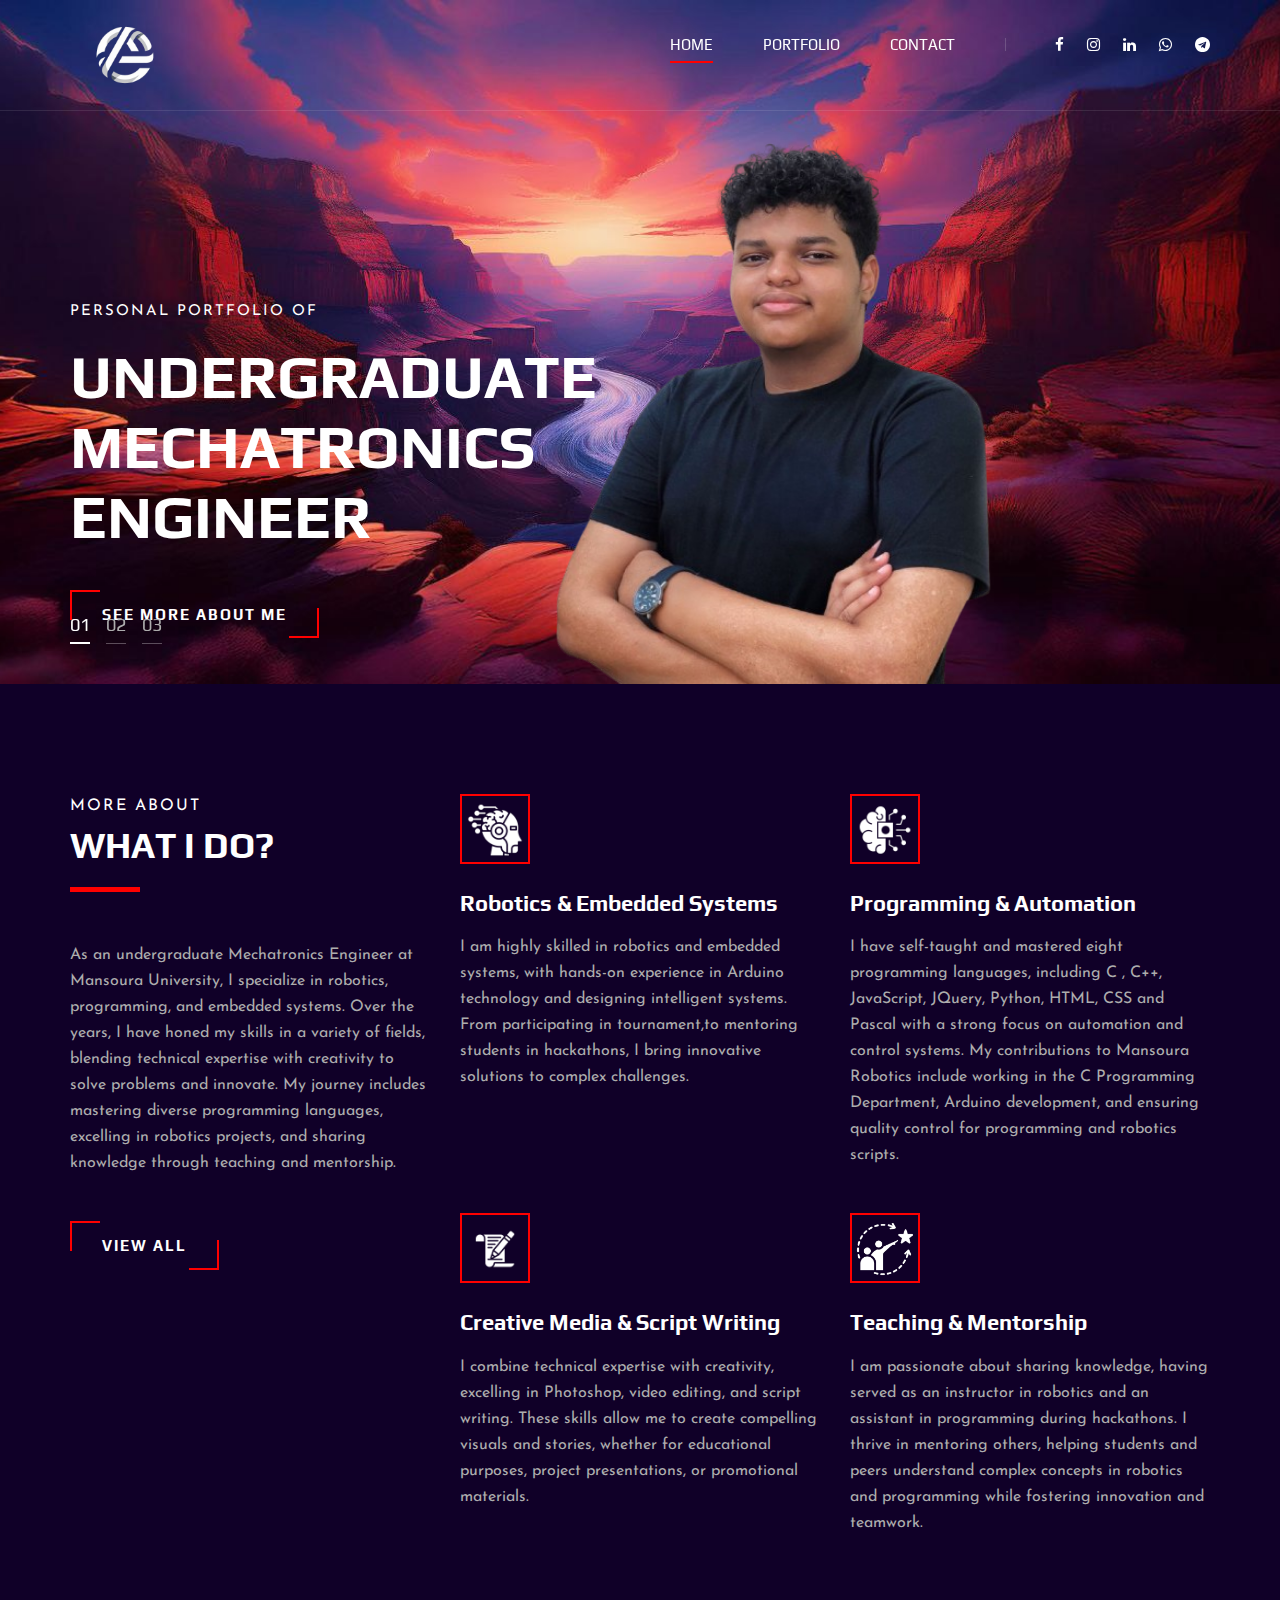
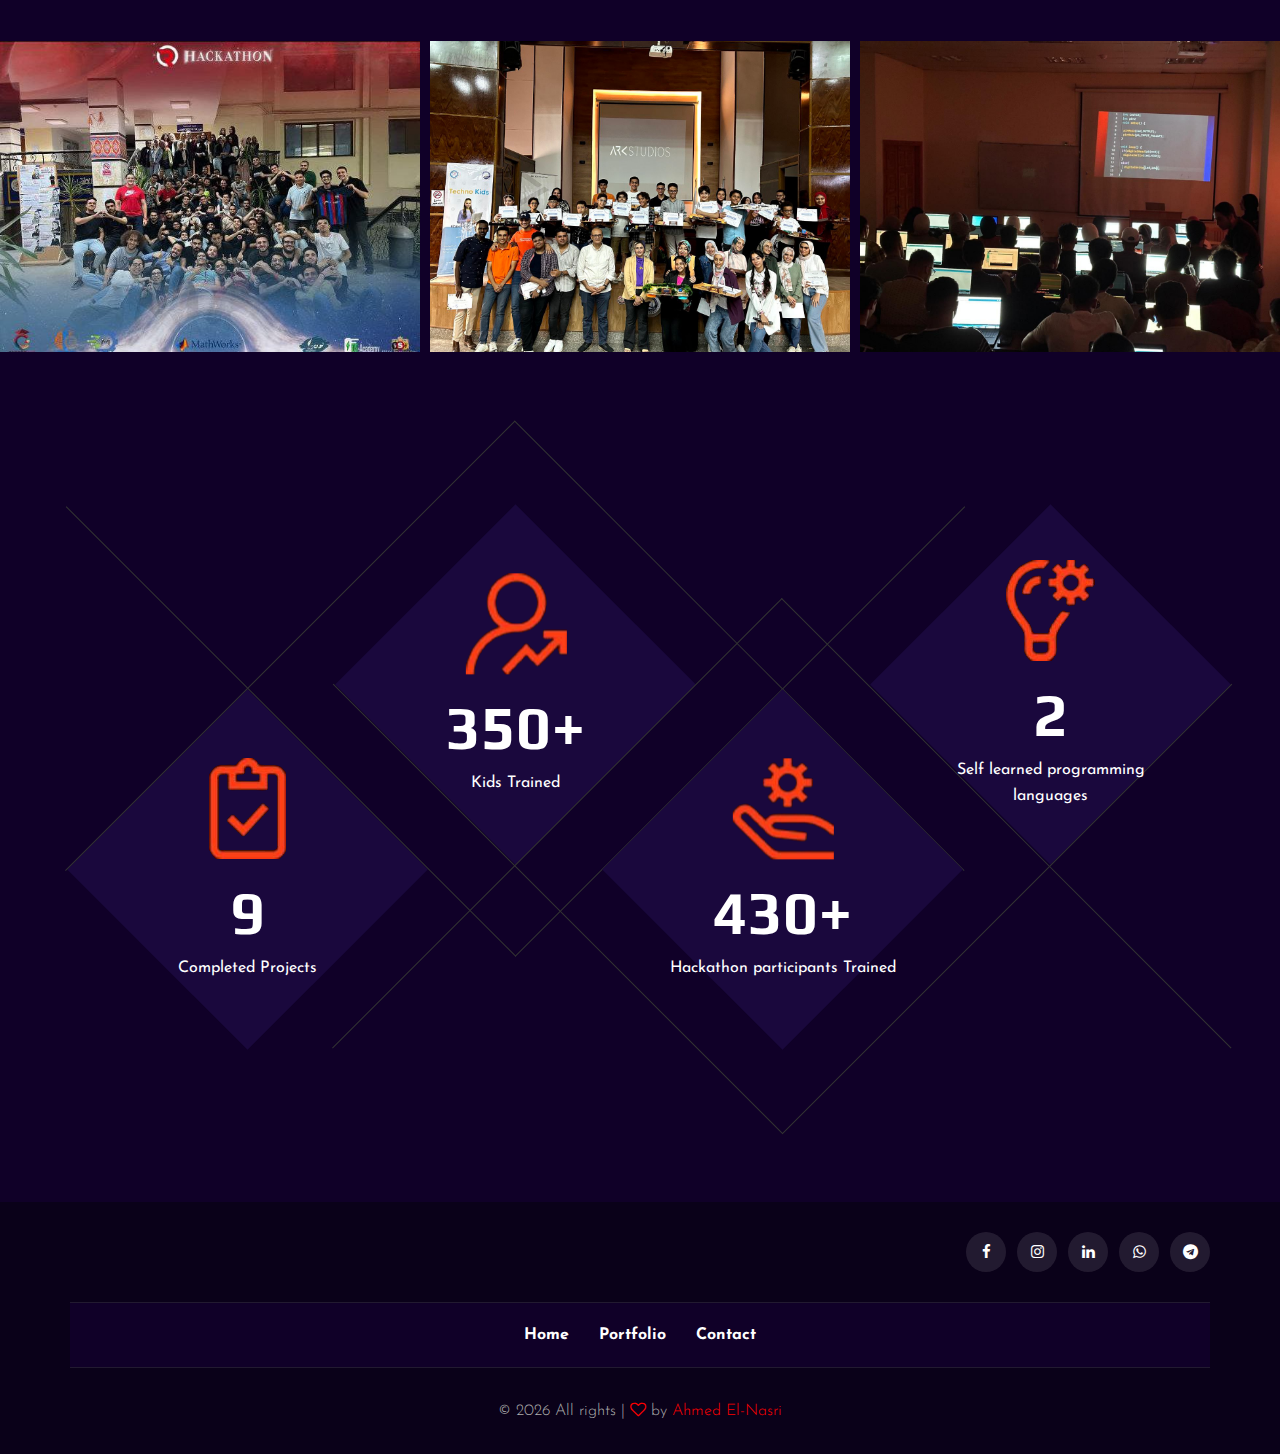
<file: index.html>
<!DOCTYPE html>
<html lang="zxx">

<head>
    <meta charset="UTF-8">
    <meta name="description" content="Ahmed El-Nasri Portfolio">
    <meta name="viewport" content="width=device-width, initial-scale=1.0">
    <meta http-equiv="X-UA-Compatible" content="ie=edge">
    <title>Ahmed El-Nasri \ Portfolio</title>

    <!-- Google Font -->
    <link href="https://fonts.googleapis.com/css2?family=Play:wght@400;700&display=swap" rel="stylesheet">
    <link href="https://fonts.googleapis.com/css2?family=Josefin+Sans:wght@300;400;500;600;700&display=swap" rel="stylesheet">

    <!-- Css Styles -->
    <link rel="stylesheet" href="css/bootstrap.min.css" type="text/css">
    <link rel="stylesheet" href="css/font-awesome.min.css" type="text/css">
    <link rel="stylesheet" href="css/elegant-icons.css" type="text/css">
    <link rel="stylesheet" href="css/owl.carousel.min.css" type="text/css">
    <link rel="stylesheet" href="css/magnific-popup.css" type="text/css">
    <link rel="stylesheet" href="css/slicknav.min.css" type="text/css">
    <link rel="stylesheet" href="css/style.css" type="text/css">
</head>

<body id="home">
    <!-- Page Preloder -->
    <div id="preloder">
        <div class="loader"></div>
    </div>

    <!-- Header Section Begin -->
    <header class="header">
        <div class="container">
            <div class="row">
                <div class="col-lg-2">
                    <div class="header__logo">
                        <a href="./index.html"><img src="LOGO.png" alt=""></a>
                    </div>
                </div>
                <div class="col-lg-10">
                    <div class="header__nav__option">
                        <nav class="header__nav__menu mobile-menu">
                            <ul>
                                <li class="active"><a href="./index.html">Home</a></li>
                                <li><a href="./portfolio.html">Portfolio</a></li>                                
                                </li>
                                <li><a href="./contact.html">Contact</a></li>
                            </ul>
                        </nav>
                        <div class="header__nav__social">
                            <a href="https://www.facebook.com/ahmed.elnasri.54?mibextid=JRoKGi"><i class="fa fa-facebook"></i></a>
                            <a href="https://www.instagram.com/_el.nasri_?igsh=NnZ6cTV4bGk1OXRl"><i class="fa fa-instagram"></i></a>
                            <a href="https://www.linkedin.com/in/ahmed-el-nasri-7952b0304?utm_source=share&utm_campaign=share_via&utm_content=profile&utm_medium=android_app"><i class="fa fa-linkedin"></i></a>
                            <a href="https://wa.me/qr/WRBNBIVDOLEDF1"><i class="fa fa-whatsapp"></i></a>
                            <a href="https://t.me/+249123728832"><i class="fa fa-telegram"></i></a>
                        </div>
                    </div>
                </div>
            </div>
            <div id="mobile-menu-wrap"></div>
        </div>
    </header>
    <!-- Header End -->

    <!-- Hero Section Begin -->
    <section class="hero">
        <div class="hero__slider owl-carousel">
            <div class="hero__item set-bg" data-setbg="BG3.jpg">
                <div class="container">
                    <div class="row">
                        <div class="col-lg-6">
                            <div class="hero__text">
                                <span>Personal Portfolio of</span>
                                <h2>Undergraduate Mechatronics Engineer</h2>
                                <a href="./portfolio.html" class="primary-btn">See more about me</a>
                            </div>
                        </div>
                    </div>
                </div>
                <img src="ME.png" class="image-container" alt="Static Image">
            </div>
            <div class="hero__item set-bg" data-setbg="BG2.jpg">
                <div class="container">
                    <div class="row">
                        <div class="col-lg-6">
                            <div class="hero__text">
                                <span>Personal Portfolio of</span>
                                <h2>Web Designer / Developer</h2>
                                <a href="./portfolio.html" class="primary-btn">See more about me</a>
                            </div>
                        </div>
                    </div>
                </div>
                <img src="ME.png" class="image-container" alt="Static Image">
            </div>
            <div class="hero__item set-bg" data-setbg="BG.jpg">
                <div class="container">
                    <div class="row">
                        <div class="col-lg-6">
                            <div class="hero__text">
                                <span>Personal Portfolio of</span>
                                <h2>Robotics Instructor</h2>
                                <a href="./portfolio.html" class="primary-btn">See more about me</a>
                            </div>
                        </div>
                    </div>
                </div>
                <img src="ME.png" class="image-container" alt="Static Image">
            </div>
        </div>
    </section>
    <!-- Hero Section End -->

    <!-- Services Section Begin -->
    <section class="services spad">
        <div class="container">
            <div class="row">
                <div class="col-lg-4">
                    <div class="services__title">
                        <div class="section-title">
                            <span>more about </span>
                            <h2>What I do?</h2>
                        </div>
                        <p>As an undergraduate Mechatronics Engineer at Mansoura University, I specialize in robotics, programming, and embedded systems. Over the years, I have honed my skills in a variety of fields, blending technical expertise with creativity to solve problems and innovate. My journey includes mastering diverse programming languages, excelling in robotics projects, and sharing knowledge through teaching and mentorship.</p>
                        <a href="./portfolio.html" class="primary-btn">View all</a>
                    </div>
                </div>
                <div class="col-lg-8">
                    <div class="row">
                        <div class="col-lg-6 col-md-6 col-sm-6">
                            <div class="services__item">
                                <div class="services__item__icon">
                                    <img src="si-1.png" alt="">
                                </div>
                                <h4>Robotics & Embedded Systems</h4>
                                <p>I am highly skilled in robotics and embedded systems, with hands-on experience in Arduino technology and designing intelligent systems. From participating in tournament,to mentoring students in hackathons, I bring innovative solutions to complex challenges.</p>
                            </div>
                        </div>
                        <div class="col-lg-6 col-md-6 col-sm-6">
                            <div class="services__item">
                                <div class="services__item__icon">
                                    <img src="si-2.png" alt="">
                                </div>
                                <h4>Programming & Automation</h4>
                                <p>I have self-taught and mastered eight programming languages, including C , C++, JavaScript, JQuery, Python, HTML, CSS and Pascal with a strong focus on automation and control systems. My contributions to Mansoura Robotics include working in the C Programming Department, Arduino development, and ensuring quality control for programming and robotics scripts.</p>
                            </div>
                        </div>
                        <div class="col-lg-6 col-md-6 col-sm-6">
                            <div class="services__item">
                                <div class="services__item__icon">
                                    <img src="si-3.png" alt="">
                                </div>
                                <h4>Creative Media & Script Writing</h4>
                                <p>I combine technical expertise with creativity, excelling in Photoshop, video editing, and script writing. These skills allow me to create compelling visuals and stories, whether for educational purposes, project presentations, or promotional materials.</p>
                            </div>
                        </div>
                        <div class="col-lg-6 col-md-6 col-sm-6">
                            <div class="services__item">
                                <div class="services__item__icon">
                                    <img src="si-4.png" alt="">
                                </div>
                                <h4>Teaching & Mentorship</h4>
                                <p>I am passionate about sharing knowledge, having served as an instructor in robotics and an assistant in programming during hackathons. I thrive in mentoring others, helping students and peers understand complex concepts in robotics and programming while fostering innovation and teamwork.</p>
                            </div>
                        </div>
                    </div>
                </div>
            </div>
        </div>
    </section>
    <!-- Services Section End -->

    <!-- Work Section Begin -->
    <section class="work">
        <div class="work__gallery">
            <div class="grid-sizer"></div>
            <div class="work__item wide__item set-bg" data-setbg="work-1.jpg">
                <a href="./portfolio.html" class="work__item__link"> <!-- Link to About page -->
                    <div class="work__item__hover">
                        <h4>Mansoura Robotics</h4>
                        <ul>
                            <li>MU</li>
                            <li>2024 - now</li>
                        </ul>
                    </div>
                </a>
            </div>
            <div class="work__item wide__item set-bg" data-setbg="work-2.jpg">
                <a href="./portfolio.html" class="work__item__link"> <!-- Link to About page -->
                    <div class="work__item__hover">
                        <h4>TechnoKids</h4>
                        <ul>
                            <li>MU</li>
                            <li>2023 - now</li>
                        </ul>
                    </div>
                </a>
            </div>
            <div class="work__item wide__item set-bg" data-setbg="work-3.jpg">
                <a href="./portfolio.html" class="work__item__link"> <!-- Link to About page -->
                    <div class="work__item__hover">
                        <h4>Hackathon_7</h4>
                        <ul>
                            <li>MU</li>
                            <li>2024</li>
                        </ul>
                    </div>
                </a>
            </div>
    </section>
    <!-- Work Section End -->

    <!-- Counter Section Begin -->
    <section class="counter" data-setbg="team-bg.jpg">
        <div class="container">
            <div class="counter__content">
                <div class="row">
                    <div class="col-lg-3 col-md-6 col-sm-6">
                        <div class="counter__item">
                            <div class="counter__item__text">
                                <img src="ci-1.png" alt="">
                                <h2 class="counter_num">84</h2>
                                <p>Completed Projects</p>
                            </div>
                        </div>
                    </div>
                    <div class="col-lg-3 col-md-6 col-sm-6">
                        <div class="counter__item second__item">
                            <div class="counter__item__text">
                                <img src="ci-2.png" alt="">
                                <h2>350+</h2>
                                <p>Kids Trained</p>
                            </div>
                        </div>
                    </div>
                    <div class="col-lg-3 col-md-6 col-sm-6">
                        <div class="counter__item third__item">
                            <div class="counter__item__text">
                                <img src="ci-3.png" alt="">
                                <h2>430+</h2>
                                <p>Hackathon participants Trained</p>
                            </div>
                        </div>
                    </div>
                    <div class="col-lg-3 col-md-6 col-sm-6">
                        <div class="counter__item four__item">
                            <div class="counter__item__text">
                                <img src="ci-4.png" alt="">
                                <h2 class="counter_num">10</h2>
                                <p>Self learned programming languages</p>
                            </div>
                        </div>
                    </div>
                </div>
            </div>
        </div>
    </section>
    <!-- Counter Section End -->

    <!-- Footer Section Begin -->
    <footer class="footer">
        <div class="container">
            <div class="footer__top">
                <div class="row">
                    <div class="col-lg-6 col-md-6">
                    </div>
                    <div class="col-lg-6 col-md-6">
                        <div class="footer__top__social">
                            <a href="https://www.facebook.com/ahmed.elnasri.54?mibextid=JRoKGi"><i class="fa fa-facebook"></i></a>
                            <a href="https://www.instagram.com/_el.nasri_?igsh=NnZ6cTV4bGk1OXRl"><i class="fa fa-instagram"></i></a>
                            <a href="https://www.linkedin.com/in/ahmed-el-nasri-7952b0304?utm_source=share&utm_campaign=share_via&utm_content=profile&utm_medium=android_app"><i class="fa fa-linkedin"></i></a>
                            <a href="https://wa.me/qr/WRBNBIVDOLEDF1"><i class="fa fa-whatsapp"></i></a>
                            <a href="https://t.me/+249123728832"><i class="fa fa-telegram"></i></a>
                        </div>
                    </div>
                </div>
            </div>
            <!-- New Toolbar Section Begin -->
            <section class="toolbar">
                <div class="container">
                    <div class="row">
                        <div class="col-lg-12 text-center">
                            <nav class="toolbar__nav">
                                <ul>
                                    <li><a href="./index.html">Home</a></li>
                                    <li><a href="./portfolio.html">Portfolio</a></li>
                                    <li><a href="./contact.html">Contact</a></li>
                                </ul>
                            </nav>
                        </div>
                    </div>
                </div>
            </section>
            <!-- New Toolbar Section End -->

            <div class="footer__copyright">
                <div class="row">
                    <div class="col-lg-12 text-center">
                        <p class="footer__copyright__text"> &copy;
                            <script>
                                document.write(new Date().getFullYear());
                            </script>
                            All rights | <i class="fa fa-heart-o" aria-hidden="true"></i> by <a href="#home">Ahmed El-Nasri</a>
                        </p>
                    </div>
                </div>
            </div>
        </div>
    </footer>
    <!-- Footer Section -->

    <!-- Js Plug-ins -->
    <script src="js/jquery-3.3.1.min.js"></script>
    <script src="js/bootstrap.min.js"></script>
    <script src="js/jquery.magnific-popup.min.js"></script>
    <script src="js/mixitup.min.js"></script>
    <script src="js/masonry.pkgd.min.js"></script>
    <script src="js/jquery.slicknav.js"></script>
    <script src="js/owl.carousel.min.js"></script>
    <script src="js/main.js"></script>

</body>

</html>
</file>
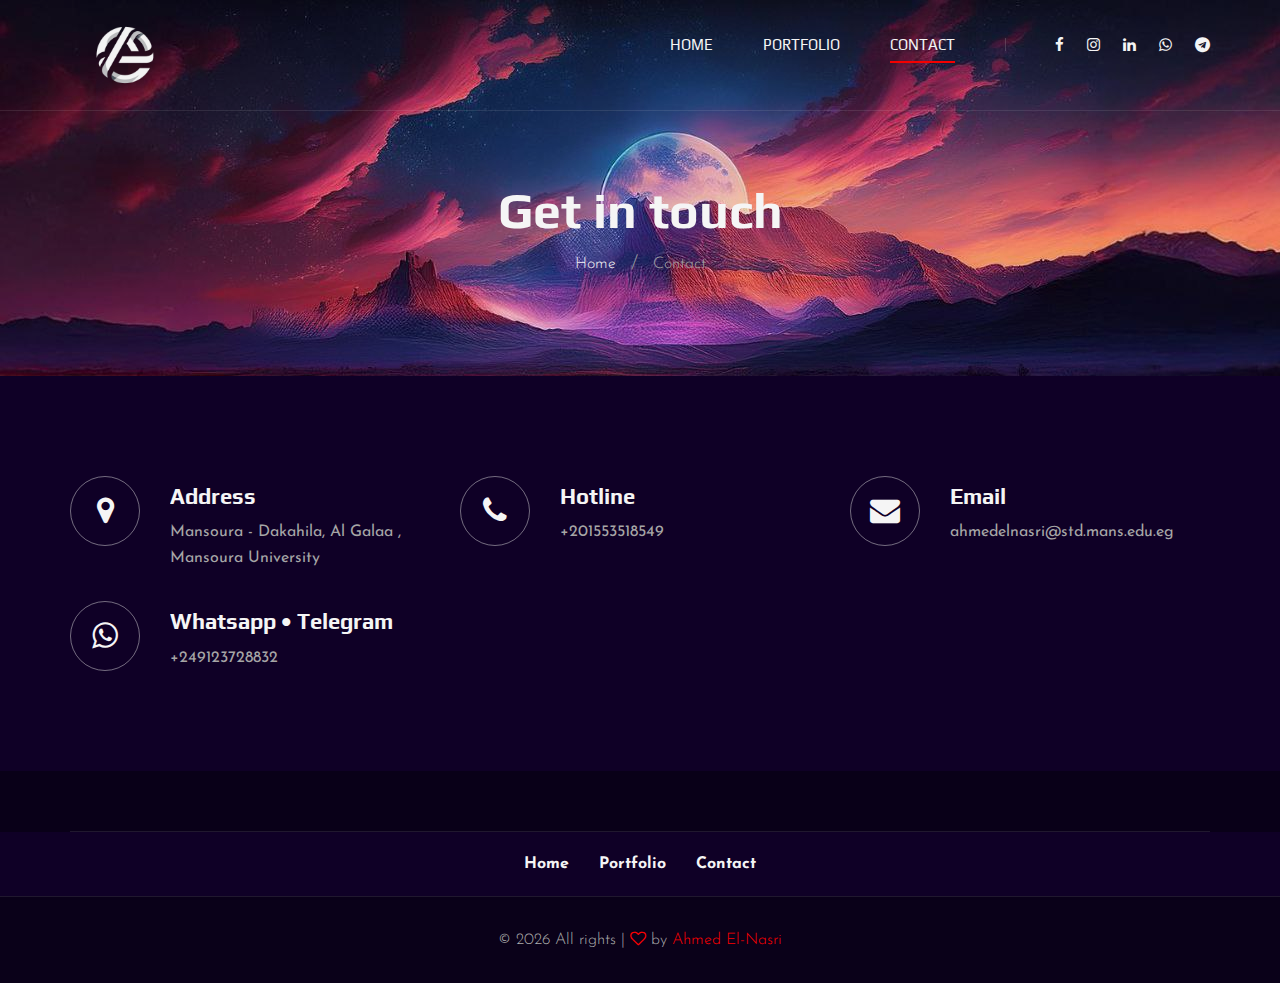
<file: contact.html>
<!DOCTYPE html>
<html lang="zxx">

<head>
    <meta charset="UTF-8">
    <meta name="description" content="Ahmed El-Nasri Portfolio">
    <meta name="viewport" content="width=device-width, initial-scale=1.0">
    <meta http-equiv="X-UA-Compatible" content="ie=edge">
    <title>Ahmed El-Nasri \ Portfolio</title>

    <!-- Google Font -->
    <link href="https://fonts.googleapis.com/css2?family=Play:wght@400;700&display=swap" rel="stylesheet">
    <link href="https://fonts.googleapis.com/css2?family=Josefin+Sans:wght@300;400;500;600;700&display=swap"
        rel="stylesheet">

    <!-- Css Styles -->
    <link rel="stylesheet" href="css/bootstrap.min.css" type="text/css">
    <link rel="stylesheet" href="css/font-awesome.min.css" type="text/css">
    <link rel="stylesheet" href="css/elegant-icons.css" type="text/css">
    <link rel="stylesheet" href="css/owl.carousel.min.css" type="text/css">
    <link rel="stylesheet" href="css/magnific-popup.css" type="text/css">
    <link rel="stylesheet" href="css/slicknav.min.css" type="text/css">
    <link rel="stylesheet" href="css/style.css" type="text/css">
</head>

<body>
    <!-- Page Preloder -->
    <div id="preloder">
        <div class="loader"></div>
    </div>

    <!-- Header Section Begin -->
    <header class="header">
        <div class="container">
            <div class="row">
                <div class="col-lg-2">
                    <div class="header__logo">
                        <a href="./index.html"><img src="LOGO.png" alt=""></a>
                    </div>
                </div>
                <div class="col-lg-10">
                    <div class="header__nav__option">
                        <nav class="header__nav__menu mobile-menu">
                            <ul>
                                <li><a href="./index.html">Home</a></li>
                                <li><a href="./portfolio.html">Portfolio</a></li>
                                </li>
                                <li class="active"><a href="./contact.html">Contact</a></li>
                            </ul>
                        </nav>
                        <div class="header__nav__social">
                            <a href="https://www.facebook.com/ahmed.elnasri.54?mibextid=JRoKGi"><i class="fa fa-facebook"></i></a>
                            <a href="https://www.instagram.com/_el.nasri_?igsh=NnZ6cTV4bGk1OXRl"><i class="fa fa-instagram"></i></a>
                            <a href="https://www.linkedin.com/in/ahmed-el-nasri-7952b0304?utm_source=share&utm_campaign=share_via&utm_content=profile&utm_medium=android_app"><i class="fa fa-linkedin"></i></a>
                            <a href="https://wa.me/qr/WRBNBIVDOLEDF1"><i class="fa fa-whatsapp"></i></a>
                            <a href="https://t.me/+249123728832"><i class="fa fa-telegram"></i></a>
                        </div>
                    </div>
                </div>
            </div>
            <div id="mobile-menu-wrap"></div>
        </div>
    </header>
    <!-- Header End -->

    <!-- Breadcrumb Begin -->
    <div class="breadcrumb-option spad set-bg" data-setbg="BG.jpg">
        <div class="container">
            <div class="row">
                <div class="col-lg-12 text-center">
                    <div class="breadcrumb__text">
                        <h2>Get in touch</h2>
                        <div class="breadcrumb__links">
                            <a href="#">Home</a>
                            <span>Contact</span>
                        </div>
                    </div>
                </div>
            </div>
        </div>
    </div>
    <!-- Breadcrumb End -->

    <!-- Contact Widget Section Begin -->
    <section class="contact-widget spad">
        <div class="container">
            <div class="row">
                <div class="col-lg-4 col-md-6 col-md-6 col-md-3">
                    <div class="contact__widget__item">
                        <div class="contact__widget__item__icon">
                            <i class="fa fa-map-marker"></i>
                        </div>
                        <div class="contact__widget__item__text">
                            <h4>Address</h4>
                            <p>Mansoura - Dakahila, Al Galaa , Mansoura University</p>
                        </div>
                    </div>
                </div>
                <div class="col-lg-4 col-md-6 col-md-6 col-md-3">
                    <div class="contact__widget__item">
                        <div class="contact__widget__item__icon">
                            <i class="fa fa-phone"></i>
                        </div>
                        <div class="contact__widget__item__text">
                            <h4>Hotline</h4>
                            <p>+201553518549</p>
                        </div>
                    </div>
                </div>
                <div class="col-lg-4 col-md-6 col-md-6 col-md-3">
                    <div class="contact__widget__item">
                        <div class="contact__widget__item__icon">
                            <i class="fa fa-envelope"></i>
                        </div>
                        <div class="contact__widget__item__text">
                            <h4>Email</h4>
                            <p>ahmedelnasri@std.mans.edu.eg</p>
                        </div>
                    </div>
                </div>
                <div class="col-lg-4 col-md-6 col-md-6 col-md-3">
                    <div class="contact__widget__item">
                        <div class="contact__widget__item__icon">
                            <i class="fa fa-whatsapp"></i>
                        </div>
                        <div class="contact__widget__item__text">
                            <h4>Whatsapp • Telegram</h4>
                            <p>+249123728832</p>
                        </div>
                    </div>
                </div>
            </div>
        </div>
    </section>

      <!-- Footer Section Begin -->
      <footer class="footer">
        <div class="container">
            <div class="footer__top">
                <div class="row">
                    <div class="col-lg-6 col-md-6">
                    </div>
                    </div>
                </div>
            </div>
                   <!-- New Toolbar Section Begin -->
            <section class="toolbar">
                <div class="container">
                    <div class="row">
                        <div class="col-lg-12 text-center">
                            <nav class="toolbar__nav">
                                <ul>
                                    <li><a href="./index.html">Home</a></li>
                                    <li><a href="./portfolio.html">Portfolio</a></li>
                                    <li><a href="./contact.html">Contact</a></li>
                                </ul>
                            </nav>
                        </div>
                    </div>
                </div>
            </section>
            <!-- New Toolbar Section End -->
            <div class="footer__copyright">
                <div class="row">
                    <div class="col-lg-12 text-center">
                        <p class="footer__copyright__text"> &copy;
                            <script>
                                document.write(new Date().getFullYear());
                            </script>
                            All rights | <i class="fa fa-heart-o" aria-hidden="true"></i> by <a href="#home">Ahmed El-Nasri</a>
                        </p>
                    </div>
                </div>
            </div>
        </div>
    </footer>
    <!-- Footer Section -->

    <!-- Js Plugins -->
    <script src="js/jquery-3.3.1.min.js"></script>
    <script src="js/bootstrap.min.js"></script>
    <script src="js/jquery.magnific-popup.min.js"></script>
    <script src="js/mixitup.min.js"></script>
    <script src="js/masonry.pkgd.min.js"></script>
    <script src="js/jquery.slicknav.js"></script>
    <script src="js/owl.carousel.min.js"></script>
    <script src="js/main.js"></script>
</body>

</html>
</file>
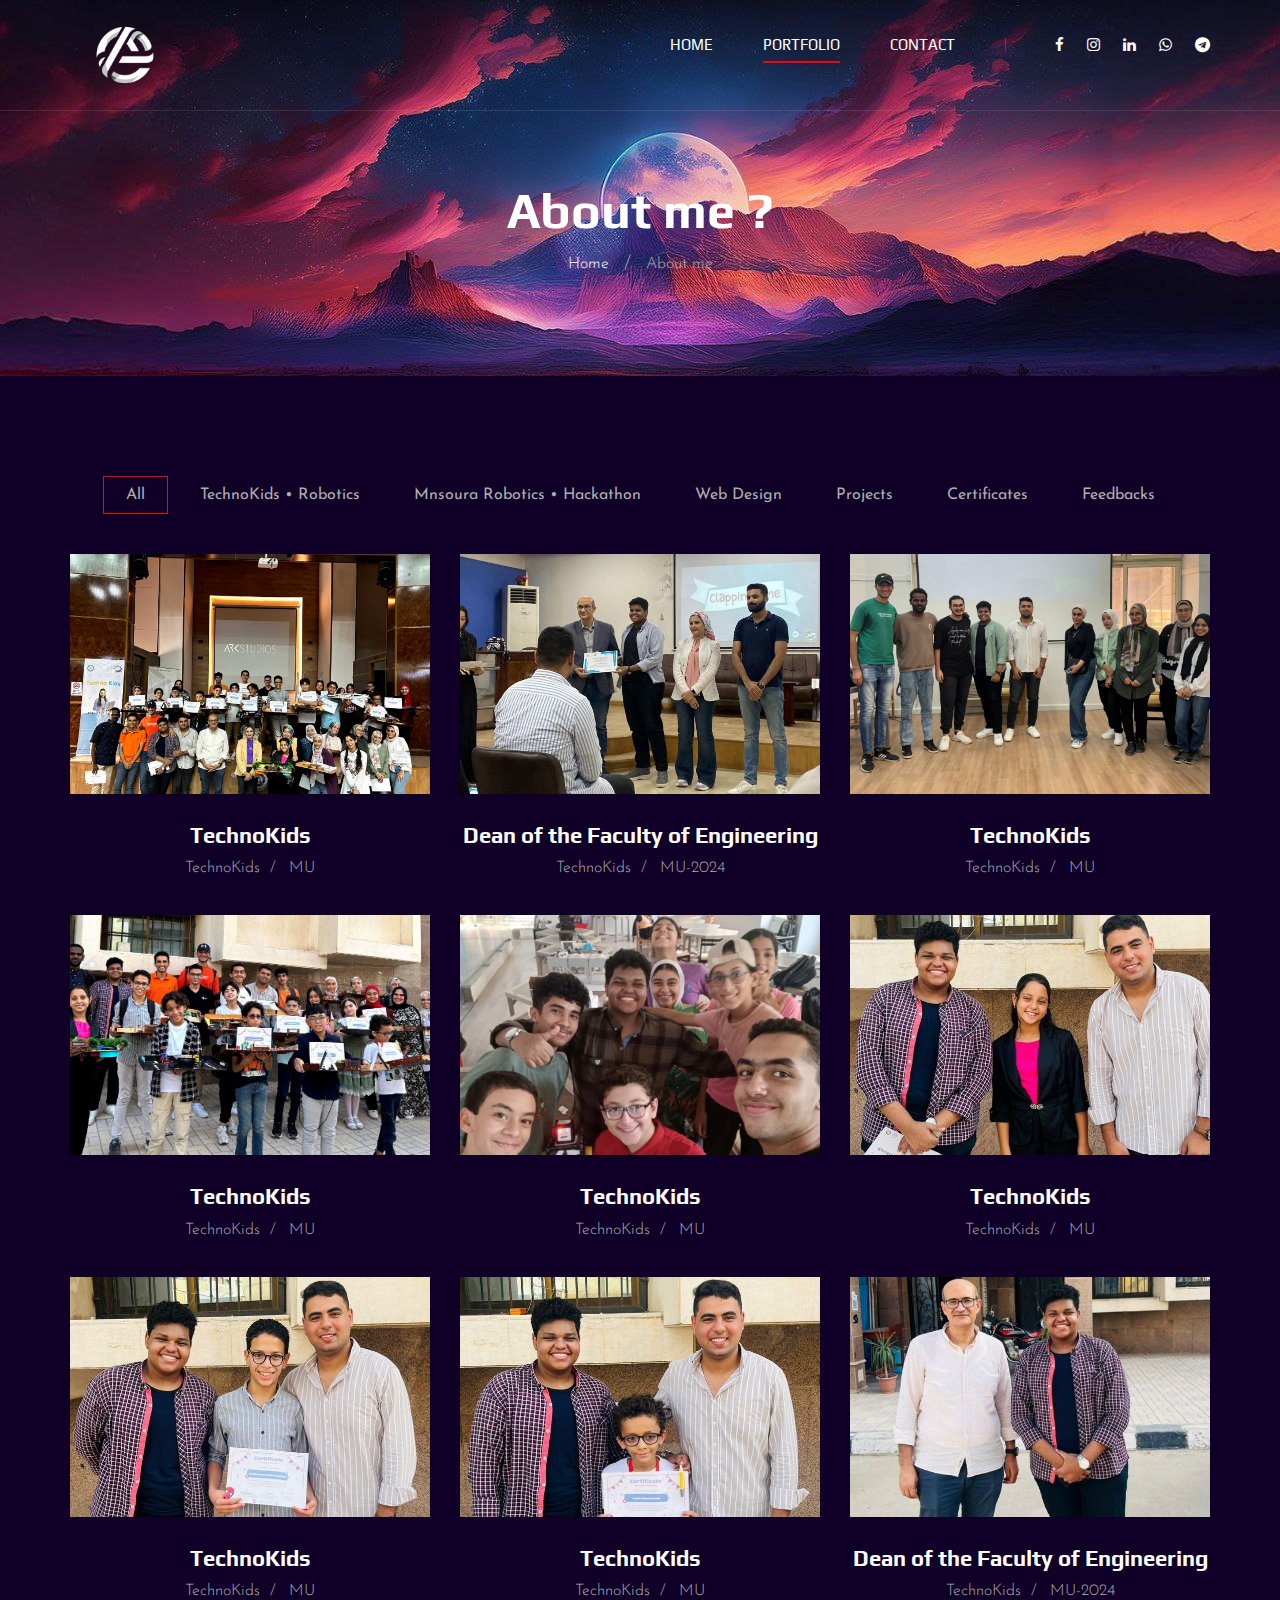
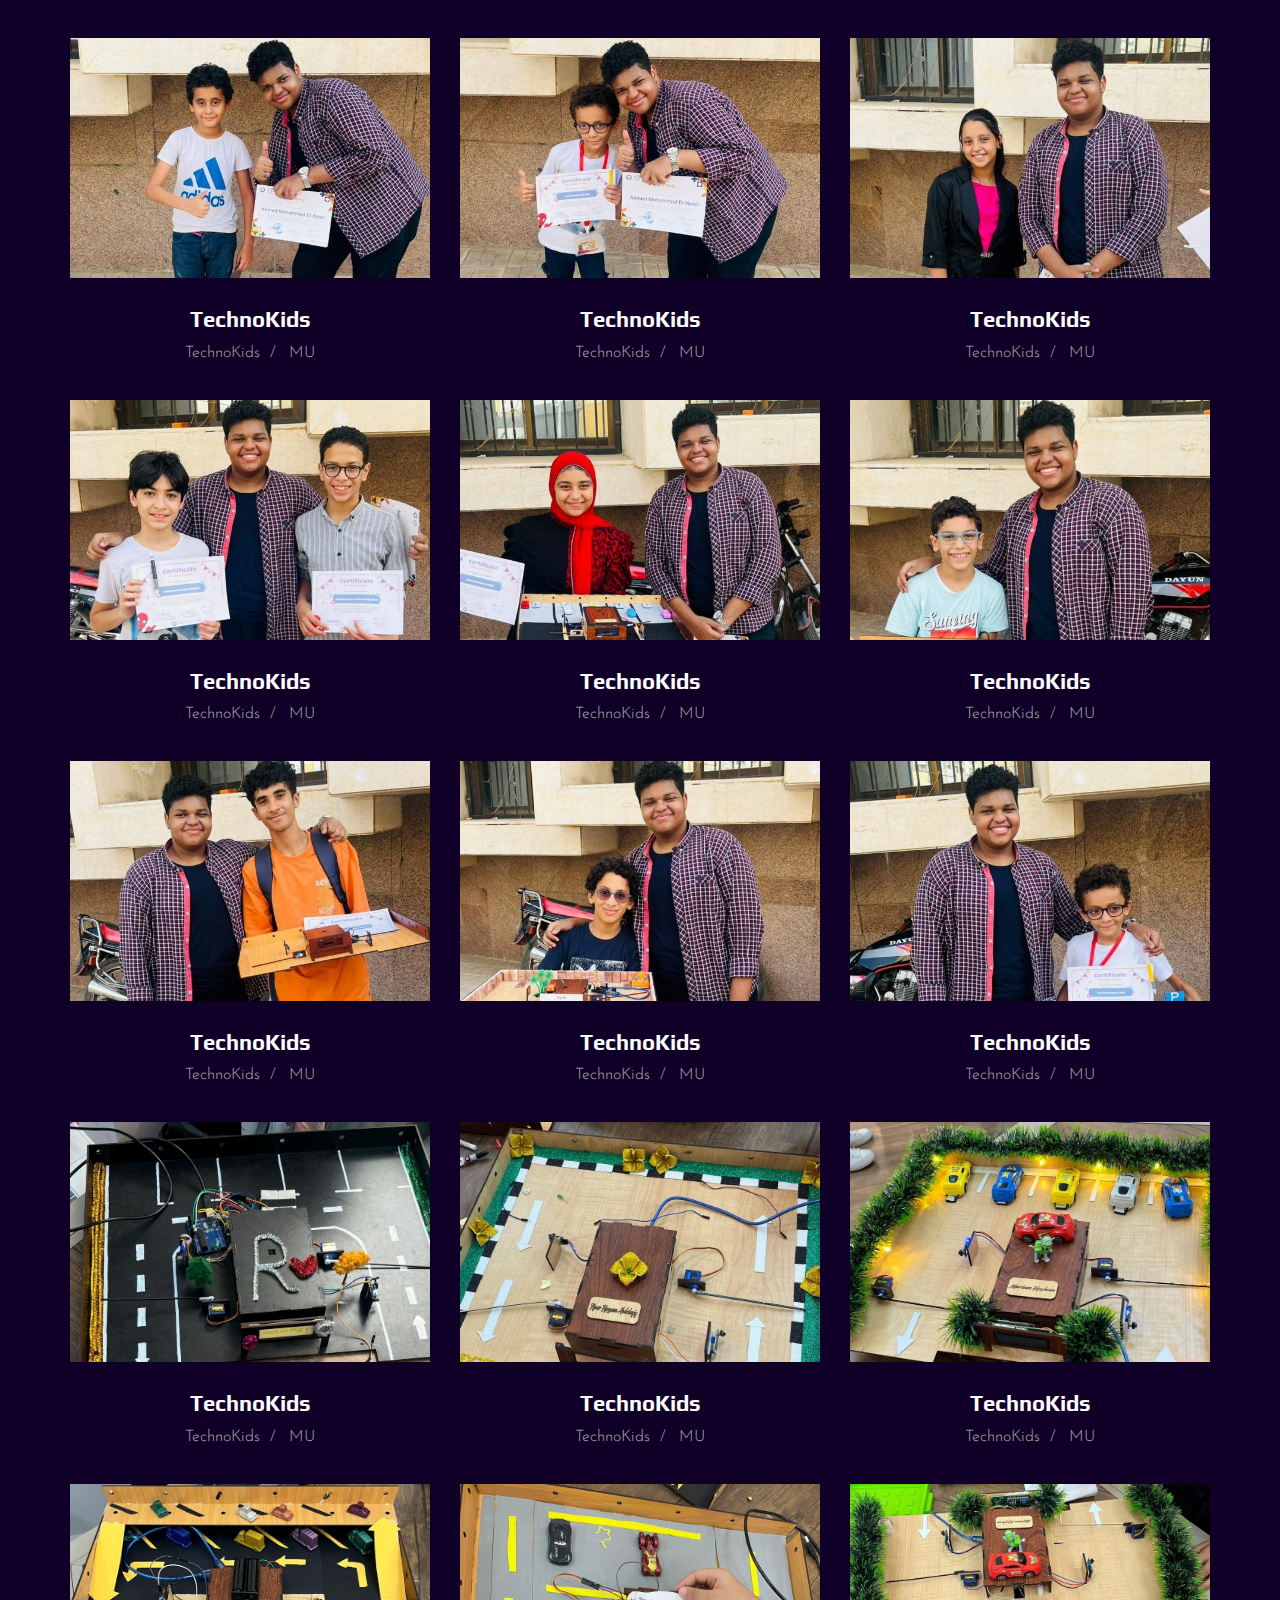
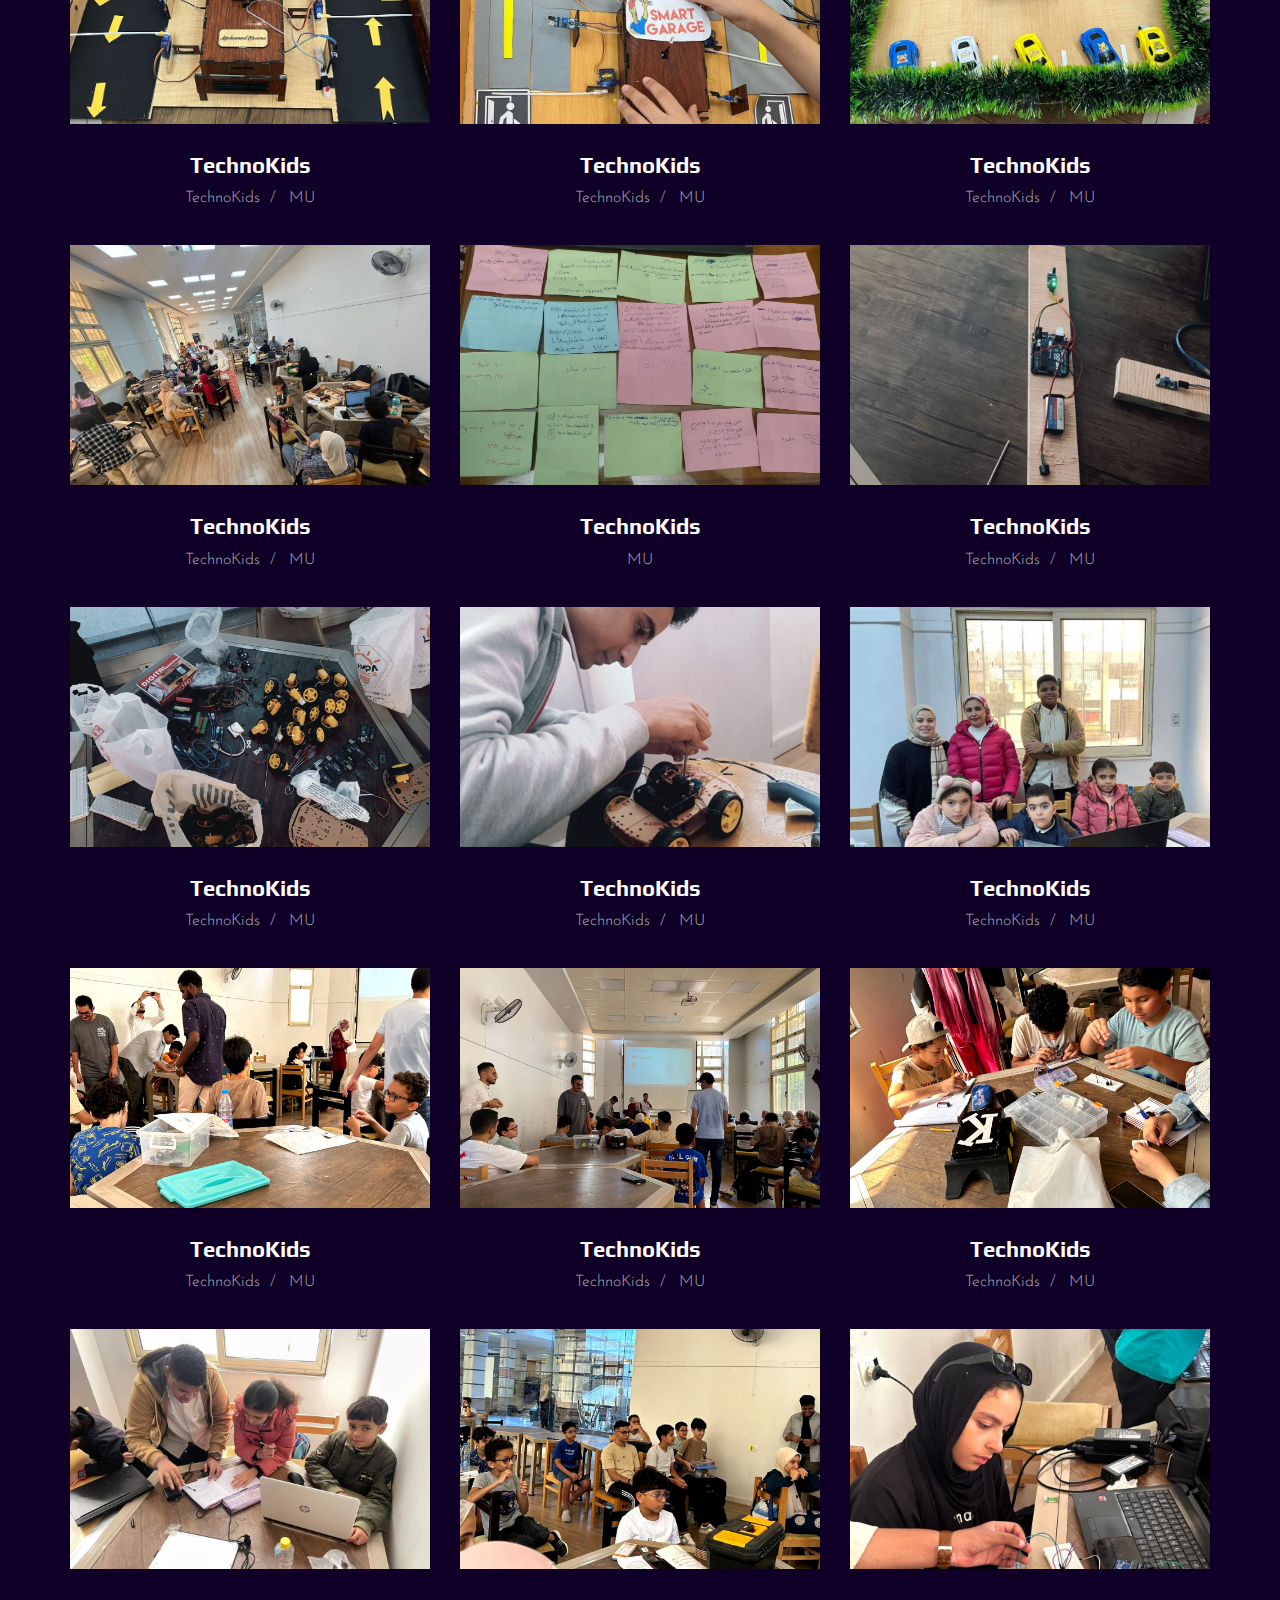
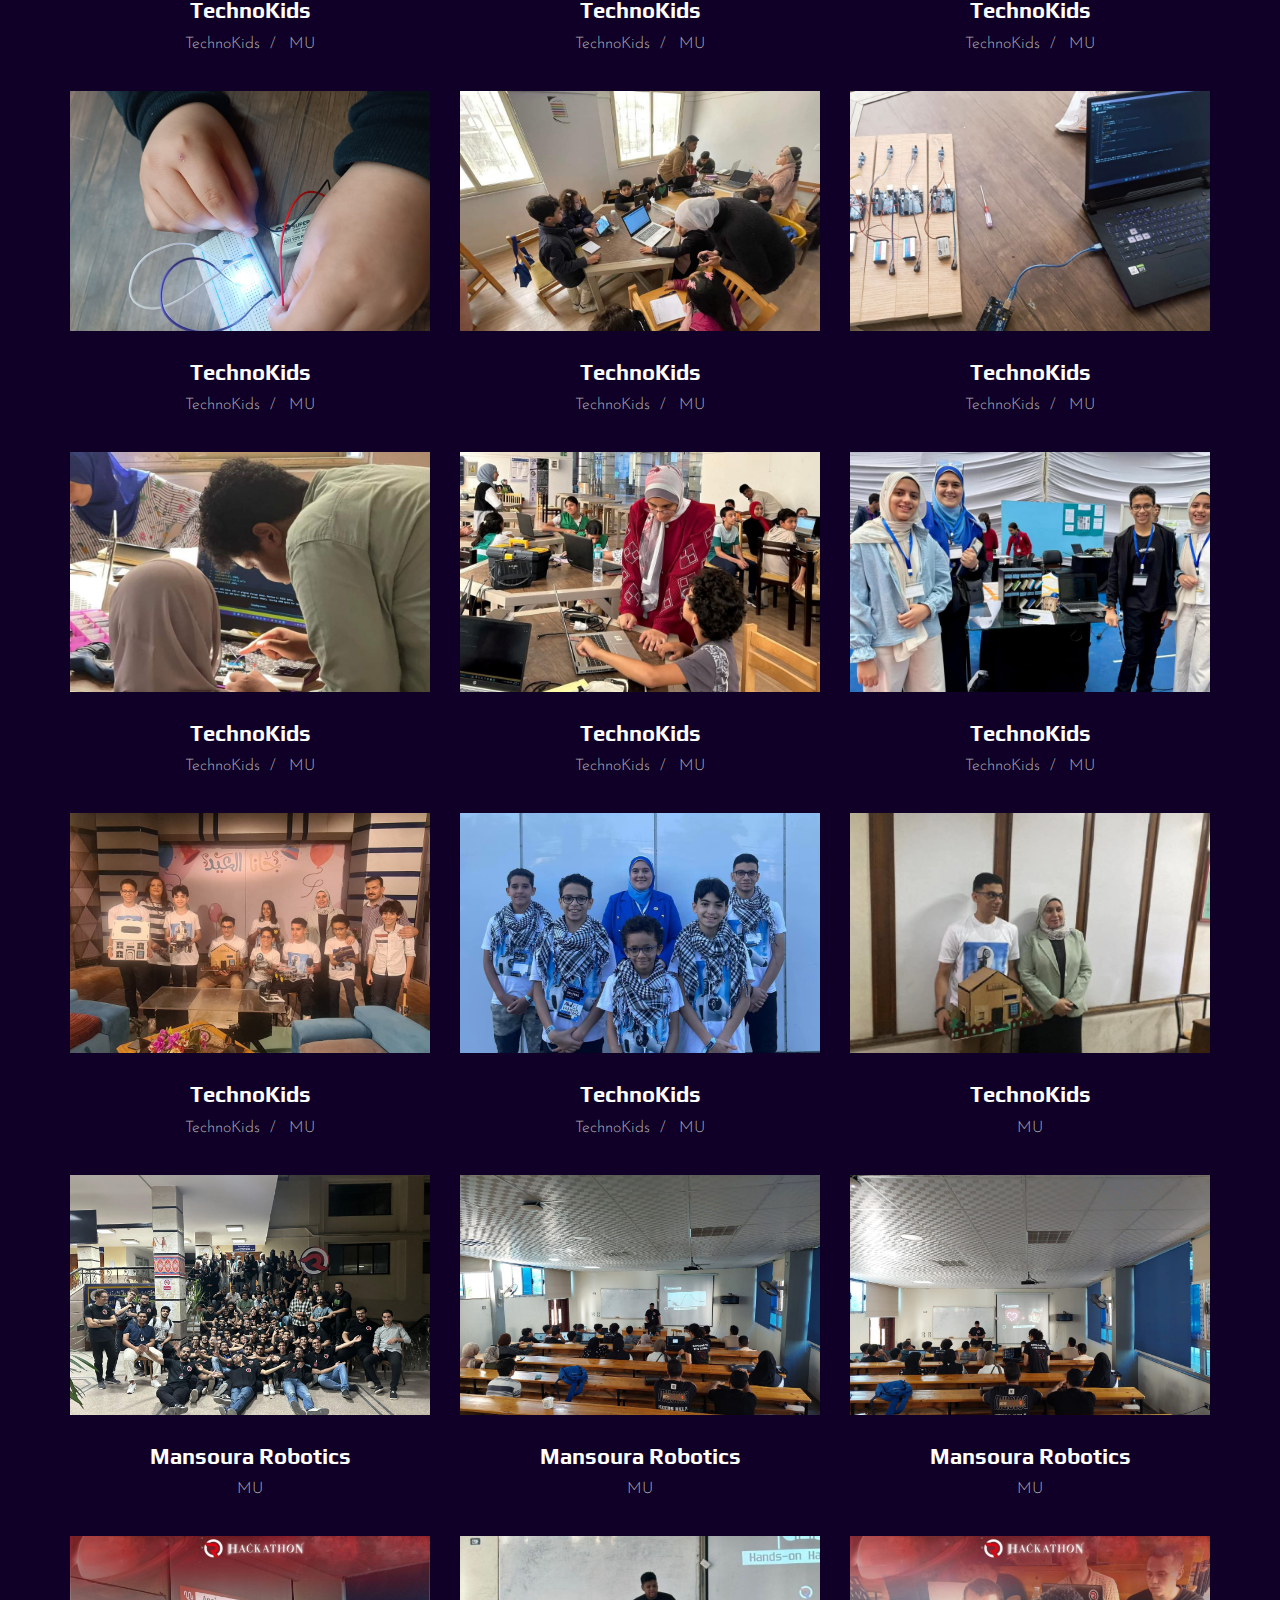
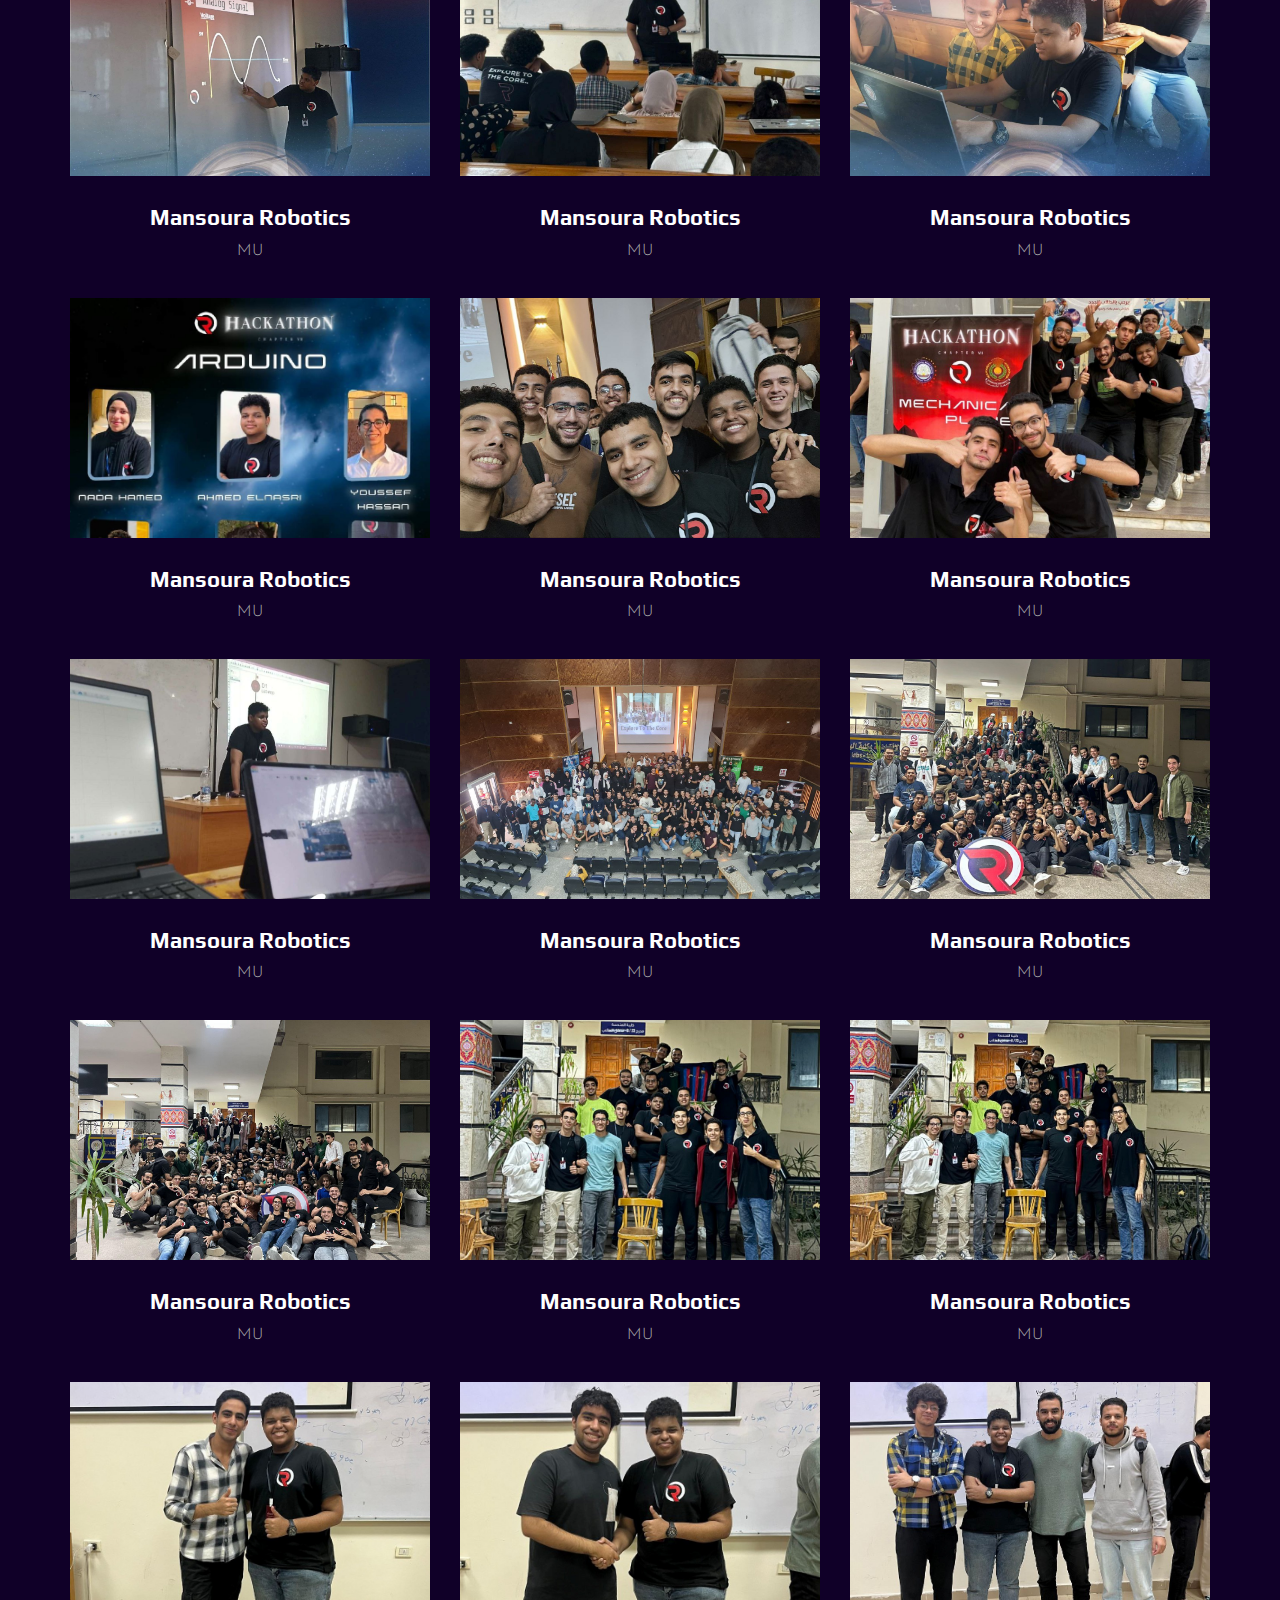
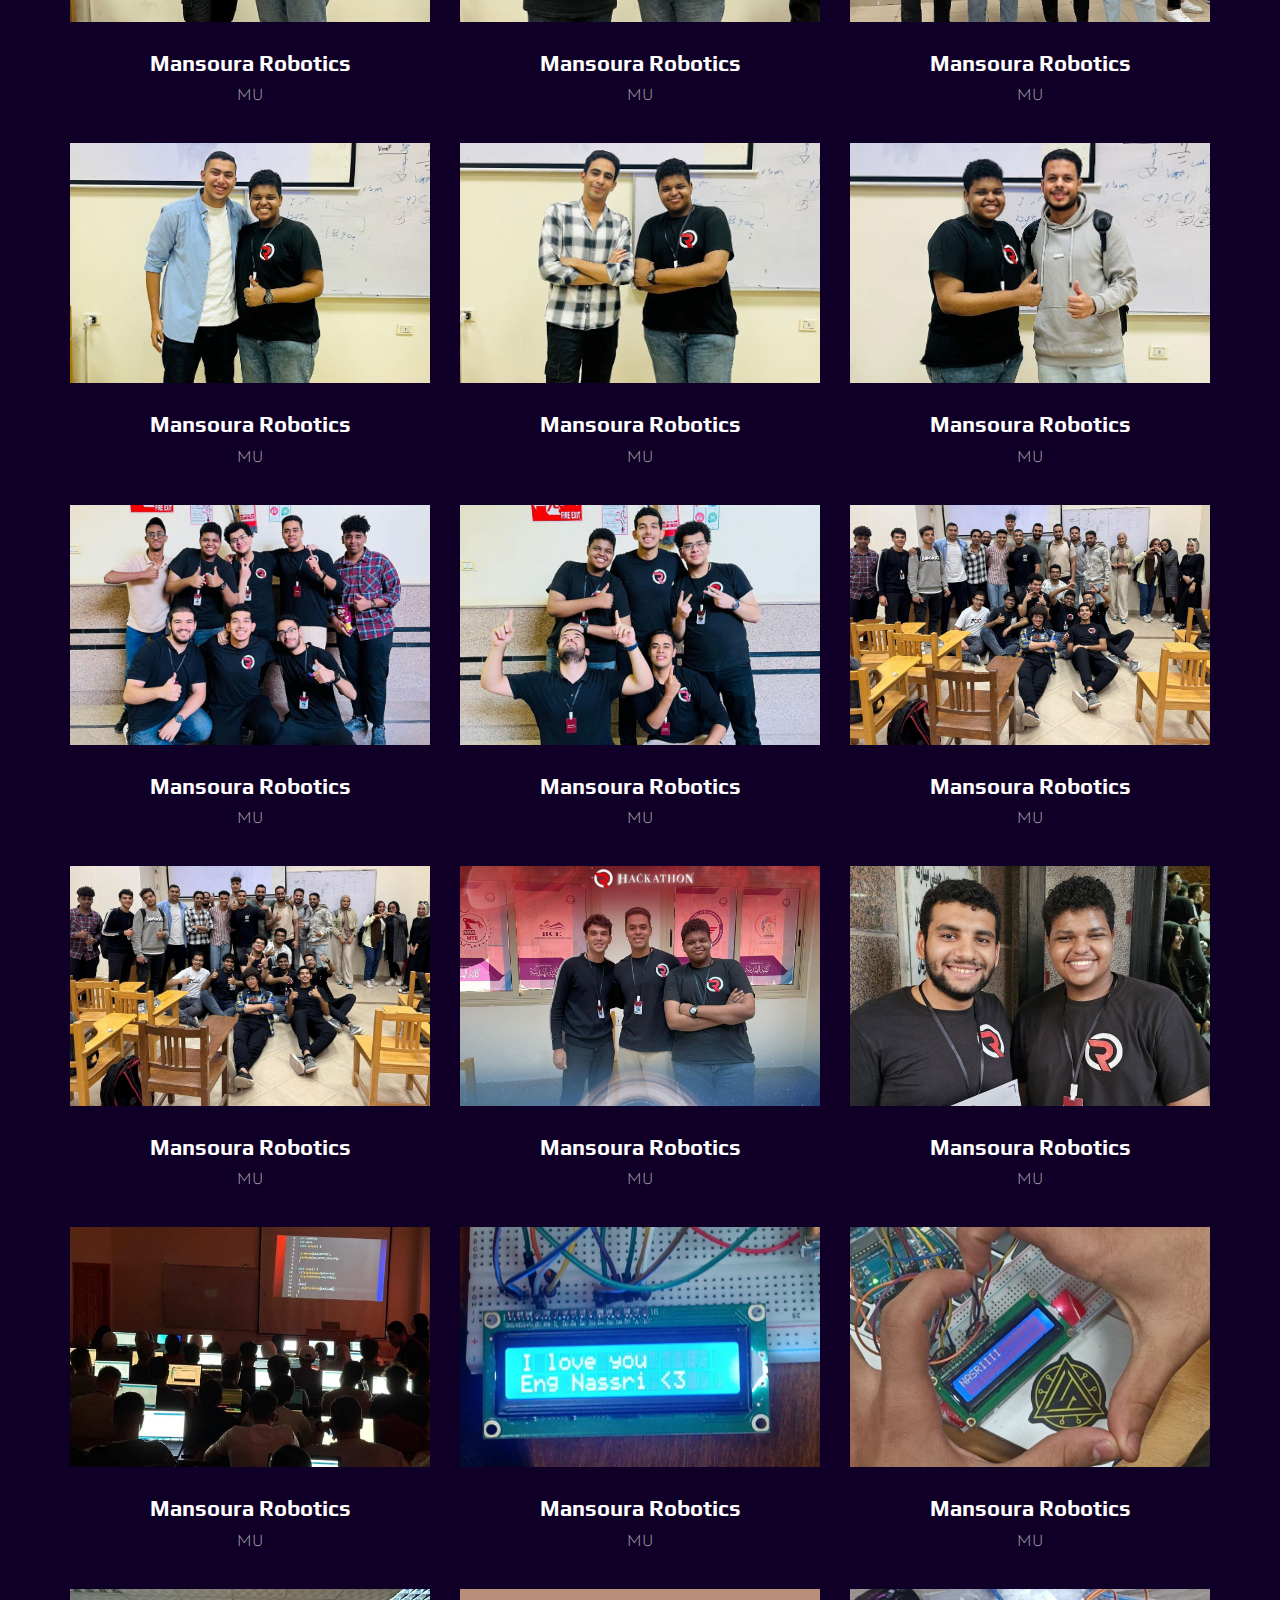
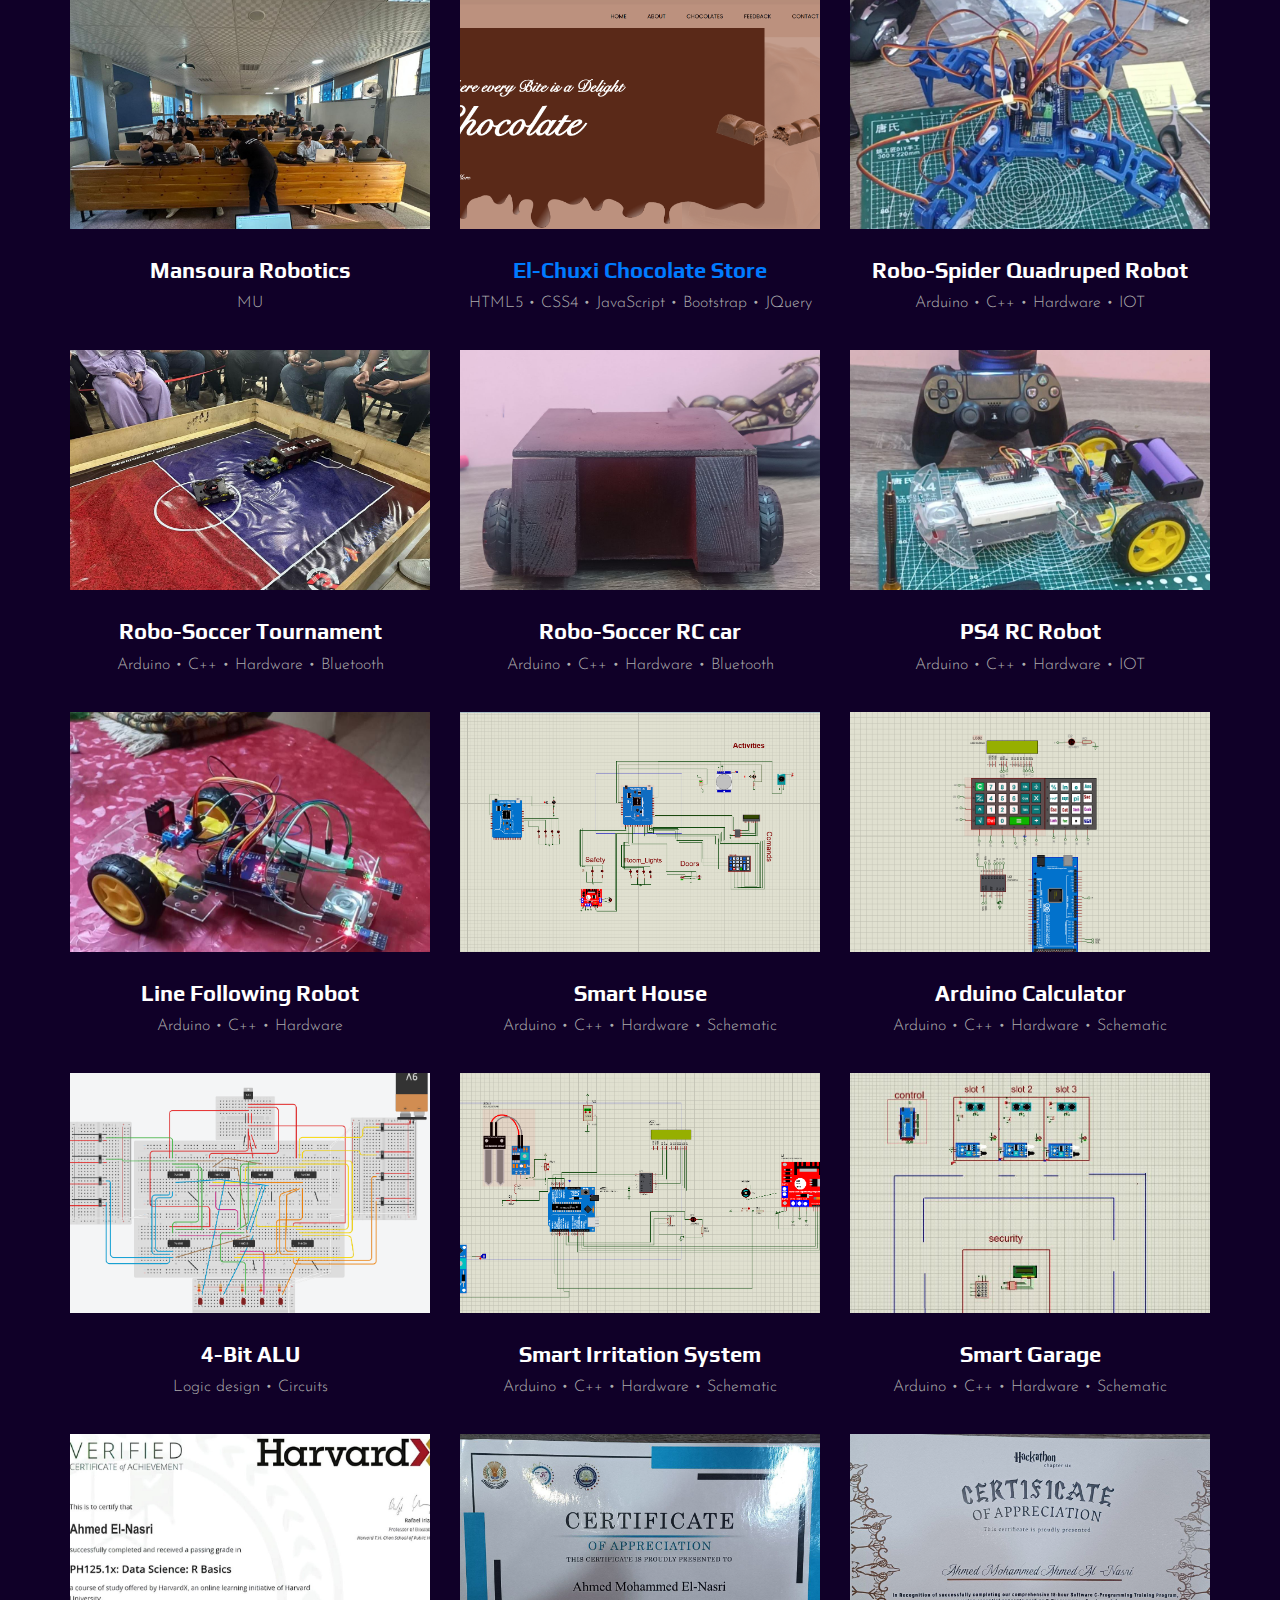
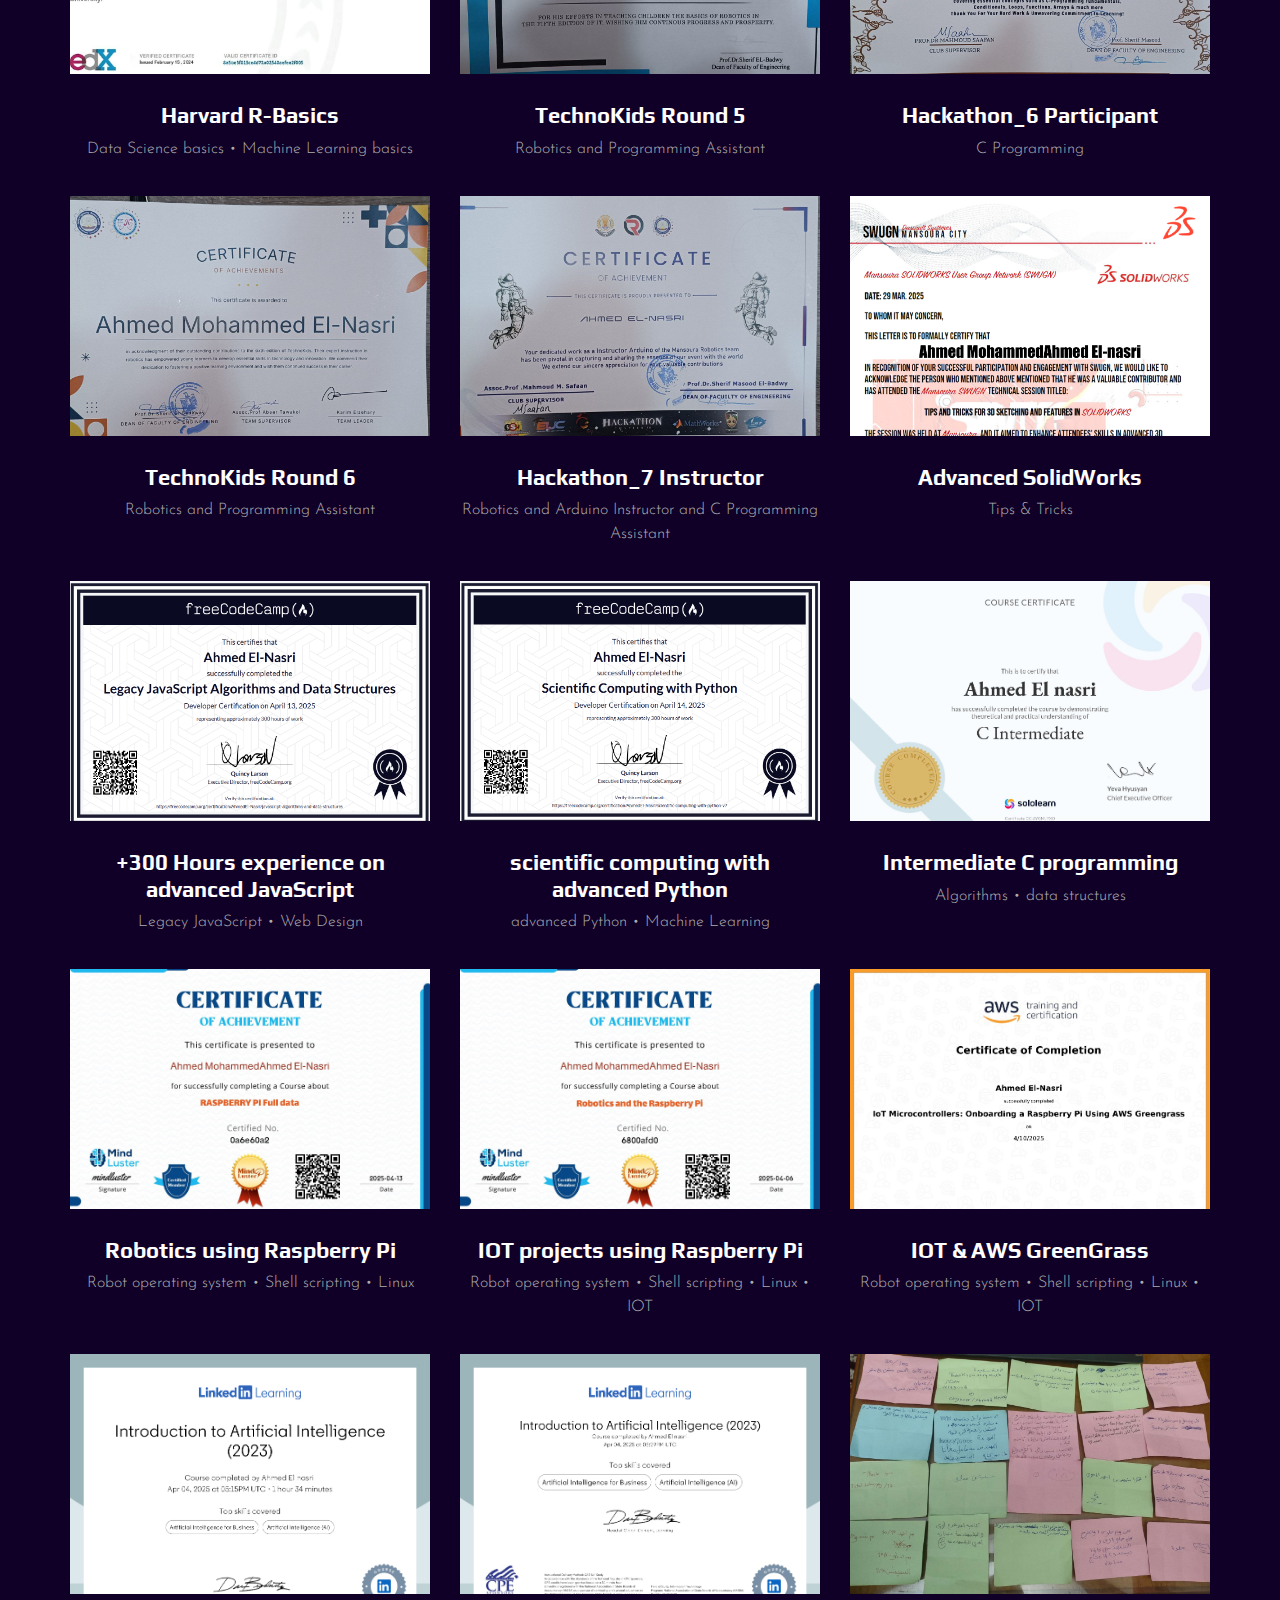
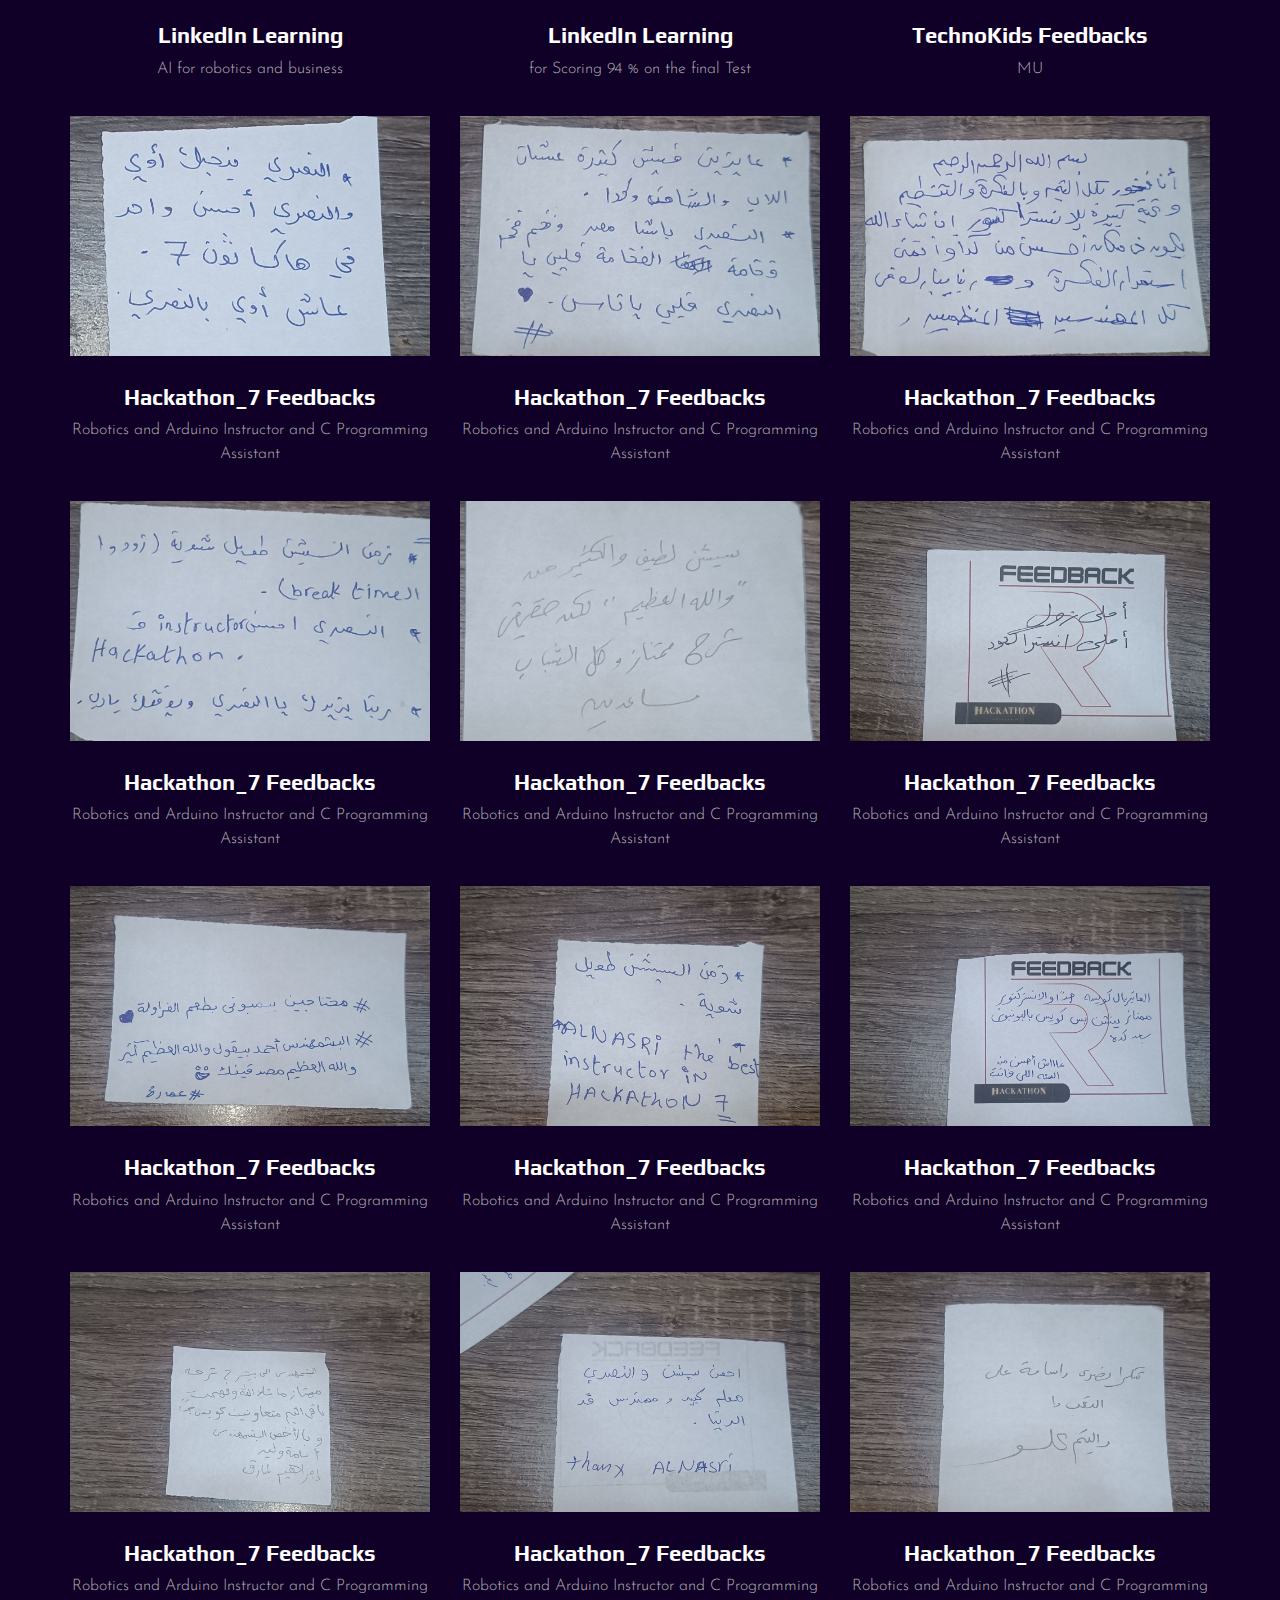
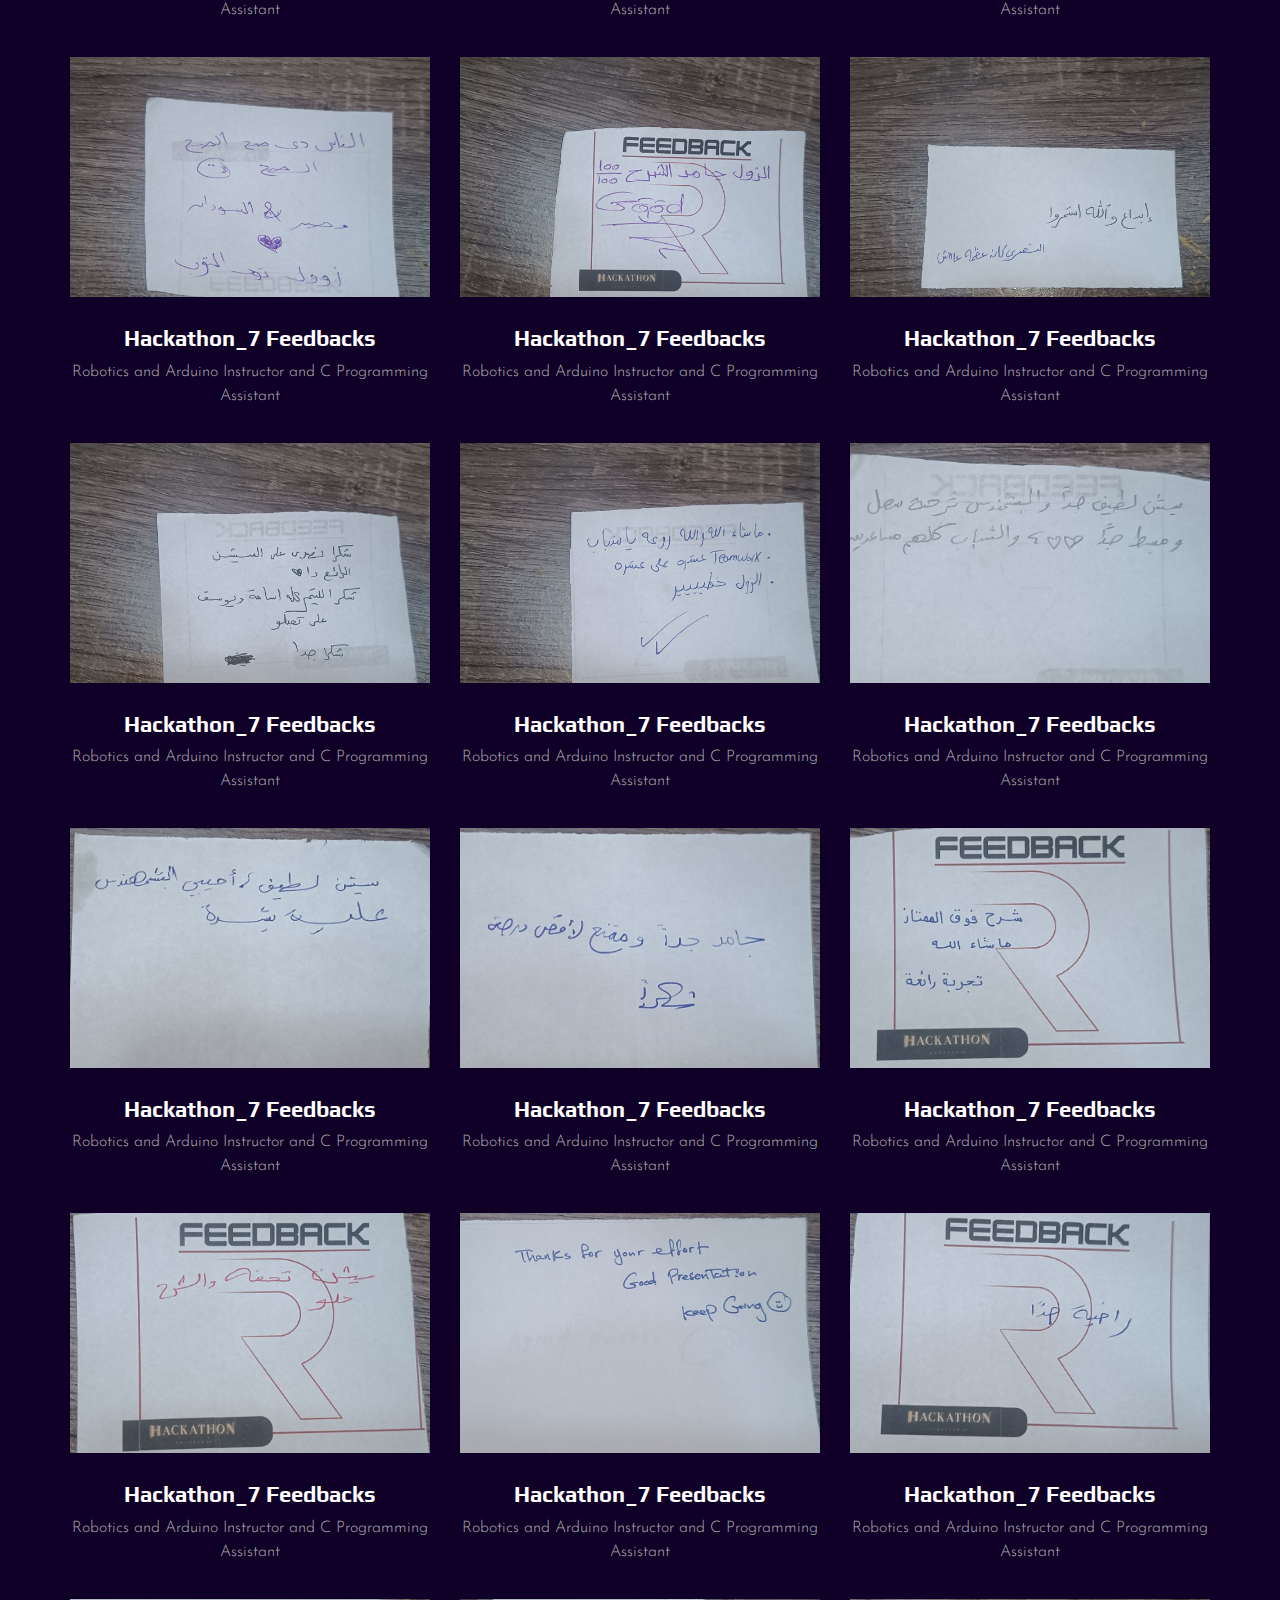
<file: portfolio.html>
<!DOCTYPE html>
<html lang="zxx">

<head>
    <meta charset="UTF-8">
    <meta name="description" content="Ahmed El-Nasri Portfolio">
    <meta name="viewport" content="width=device-width, initial-scale=1.0">
    <meta http-equiv="X-UA-Compatible" content="ie=edge">
    <title>Ahmed El-Nasri \ Portfolio</title>

    <!-- Google Font -->
    <link href="https://fonts.googleapis.com/css2?family=Play:wght@400;700&display=swap" rel="stylesheet">
    <link href="https://fonts.googleapis.com/css2?family=Josefin+Sans:wght@300;400;500;600;700&display=swap" rel="stylesheet">

    <!-- Css Styles -->
    <link rel="stylesheet" href="css/bootstrap.min.css" type="text/css">
    <link rel="stylesheet" href="css/font-awesome.min.css" type="text/css">
    <link rel="stylesheet" href="css/elegant-icons.css" type="text/css">
    <link rel="stylesheet" href="css/owl.carousel.min.css" type="text/css">
    <link rel="stylesheet" href="css/magnific-popup.css" type="text/css">
    <link rel="stylesheet" href="css/slicknav.min.css" type="text/css">
    <link rel="stylesheet" href="css/style.css" type="text/css">
</head>

<body>
    <!-- Page Preloader -->
    <div id="preloder">
        <div class="loader"></div>
    </div>

    <!-- Header Section Begin -->
    <header class="header">
        <div class="container">
            <div class="row">
                <div class="col-lg-2">
                    <div class="header__logo">
                        <a href="./index.html"><img src="LOGO.png" alt="Logo"></a>
                    </div>
                </div>
                <div class="col-lg-10">
                    <div class="header__nav__option">
                        <nav class="header__nav__menu mobile-menu">
                            <ul>
                                <li><a href="./index.html">Home</a></li>
                                <li class="active"><a href="./portfolio.html">Portfolio</a></li>
                                <li><a href="./contact.html">Contact</a></li>
                            </ul>
                        </nav>
                        <div class="header__nav__social">
                            <a href="https://www.facebook.com/ahmed.elnasri.54?mibextid=JRoKGi"><i class="fa fa-facebook"></i></a>
                            <a href="https://www.instagram.com/_el.nasri_?igsh=NnZ6cTV4bGk1OXRl"><i class="fa fa-instagram"></i></a>
                            <a href="https://www.linkedin.com/in/ahmed-el-nasri-7952b0304?utm_source=share&utm_campaign=share_via&utm_content=profile&utm_medium=android_app"><i class="fa fa-linkedin"></i></a>
                            <a href="https://wa.me/qr/WRBNBIVDOLEDF1"><i class="fa fa-whatsapp"></i></a>
                            <a href="https://t.me/+249123728832"><i class="fa fa-telegram"></i></a>
                        </div>
                    </div>
                </div>
            </div>
            <div id="mobile-menu-wrap"></div>
        </div>
    </header>
    <!-- Header End -->

    <!-- Breadcrumb Begin -->
    <div class="breadcrumb-option spad set-bg" data-setbg="BG.jpg">
        <div class="container">
            <div class="row">
                <div class="col-lg-12 text-center">
                    <div class="breadcrumb__text">
                        <h2>About me ?</h2>
                        <div class="breadcrumb__links">
                            <a href="#">Home</a>
                            <span>About me</span>
                        </div>
                    </div>
                </div>
            </div>
        </div>
    </div>
    <!-- Breadcrumb End -->

    <!-- Portfolio Section Begin -->
    <section class="portfolio spad">
        <div class="container">
            <div class="row">
                <div class="col-lg-12">
                    <ul class="portfolio__filter">
                        <li class="active" data-filter="*">All</li>
                        <li data-filter=".TechnoKids">TechnoKids • Robotics</li>
                        <li data-filter=".Mnsoura">Mnsoura Robotics • Hackathon</li>
                        <li data-filter=".web">Web Design</li>
                        <li data-filter=".Projects">Projects</li>
                        <li data-filter=".certificates">Certificates</li>
                        <li data-filter=".Feedbacks">Feedbacks</li>

                    </ul>
                </div>
            </div>
            <div class="row portfolio__gallery">
                <!-- TechnoKids Items -->
                <div class="col-lg-4 col-md-6 col-sm-6 mix TechnoKids">
                    <div class="portfolio__item">
                        <div class="portfolio__item__video set-bg" data-setbg="portfolio-20.jpg" loading="lazy"></div>
                        <div class="portfolio__item__text">
                            <h4>TechnoKids</h4>
                            <ul>
                                <li>TechnoKids</li>
                                <li>MU</li>
                            </ul>
                        </div>
                    </div>
                </div>
                <div class="col-lg-4 col-md-6 col-sm-6 mix TechnoKids">
                    <div class="portfolio__item">
                        <div class="portfolio__item__video set-bg" data-setbg="portfolio-9.jpg" loading="lazy"></div>
                        <div class="portfolio__item__text">
                            <h4>Dean of the Faculty of Engineering</h4>
                            <ul>
                                <li>TechnoKids</li>
                                <li>MU-2024</li>
                            </ul>
                        </div>
                    </div>
                </div>
                <div class="col-lg-4 col-md-6 col-sm-6 mix TechnoKids">
                    <div class="portfolio__item">
                        <div class="portfolio__item__video set-bg" data-setbg="portfolio-18.jpg" loading="lazy"></div>
                        <div class="portfolio__item__text">
                            <h4>TechnoKids</h4>
                            <ul>
                                <li>TechnoKids</li>
                                <li>MU</li>
                            </ul>
                        </div>
                    </div>
                </div>
                <div class="col-lg-4 col-md-6 col-sm-6 mix TechnoKids">
                    <div class="portfolio__item">
                        <div class="portfolio__item__video set-bg" data-setbg="portfolio-21.jpg" loading="lazy"></div>
                        <div class="portfolio__item__text">
                            <h4>TechnoKids</h4>
                            <ul>
                                <li>TechnoKids</li>
                                <li>MU</li>
                            </ul>
                        </div>
                    </div>
                </div>
                <div class="col-lg-4 col-md-6 col-sm-6 mix TechnoKids">
                    <div class="portfolio__item">
                        <div class="portfolio__item__video set-bg" data-setbg="portfolio-45.jpg" loading="lazy"></div>
                        <div class="portfolio__item__text">
                            <h4>TechnoKids</h4>
                            <ul>
                                <li>TechnoKids</li>
                                <li>MU</li>
                            </ul>
                        </div>
                    </div>
                </div>
                <div class="col-lg-4 col-md-6 col-sm-6 mix TechnoKids">
                    <div class="portfolio__item">
                        <div class="portfolio__item__video set-bg" data-setbg="portfolio-22.jpg" loading="lazy"></div>
                        <div class="portfolio__item__text">
                            <h4>TechnoKids</h4>
                            <ul>
                                <li>TechnoKids</li>
                                <li>MU</li>
                            </ul>
                        </div>
                    </div>
                </div>
                <div class="col-lg-4 col-md-6 col-sm-6 mix TechnoKids">
                    <div class="portfolio__item">
                        <div class="portfolio__item__video set-bg" data-setbg="portfolio-23.jpg" loading="lazy"></div>
                        <div class="portfolio__item__text">
                            <h4>TechnoKids</h4>
                            <ul>
                                <li>TechnoKids</li>
                                <li>MU</li>
                            </ul>
                        </div>
                    </div>
                </div>
                <div class="col-lg-4 col-md-6 col-sm-6 mix TechnoKids">
                    <div class="portfolio__item">
                        <div class="portfolio__item__video set-bg" data-setbg="portfolio-24.jpg" loading="lazy"></div>
                        <div class="portfolio__item__text">
                            <h4>TechnoKids</h4>
                            <ul>
                                <li>TechnoKids</li>
                                <li>MU</li>
                            </ul>
                        </div>
                    </div>
                </div>
                <div class="col-lg-4 col-md-6 col-sm-6 mix TechnoKids">
                    <div class="portfolio__item">
                        <div class="portfolio__item__video set-bg" data-setbg="portfolio-25.jpg" loading="lazy"></div>
                        <div class="portfolio__item__text">
                            <h4>Dean of the Faculty of Engineering</h4>
                            <ul>
                                <li>TechnoKids</li>
                                <li>MU-2024</li>
                            </ul>
                        </div>
                    </div>
                </div>
                <div class="col-lg-4 col-md-6 col-sm-6 mix TechnoKids">
                    <div class="portfolio__item">
                        <div class="portfolio__item__video set-bg" data-setbg="portfolio-26.jpg" loading="lazy"></div>
                        <div class="portfolio__item__text">
                            <h4>TechnoKids</h4>
                            <ul>
                                <li>TechnoKids</li>
                                <li>MU</li>
                            </ul>
                        </div>
                    </div>
                </div>
                <div class="col-lg-4 col-md-6 col-sm-6 mix TechnoKids">
                    <div class="portfolio__item">
                        <div class="portfolio__item__video set-bg" data-setbg="portfolio-27.jpg" loading="lazy"></div>
                        <div class="portfolio__item__text">
                            <h4>TechnoKids</h4>
                            <ul>
                                <li>TechnoKids</li>
                                <li>MU</li>
                            </ul>
                        </div>
                    </div>
                </div>
                <div class="col-lg-4 col-md-6 col-sm-6 mix TechnoKids">
                    <div class="portfolio__item">
                        <div class="portfolio__item__video set-bg" data-setbg="portfolio-28.jpg" loading="lazy"></div>
                        <div class="portfolio__item__text">
                            <h4>TechnoKids</h4>
                            <ul>
                                <li>TechnoKids</li>
                                <li>MU</li>
                            </ul>
                        </div>
                    </div>
                </div>
                <div class="col-lg-4 col-md-6 col-sm-6 mix TechnoKids">
                    <div class="portfolio__item">
                        <div class="portfolio__item__video set-bg" data-setbg="portfolio-29.jpg" loading="lazy"></div>
                        <div class="portfolio__item__text">
                            <h4>TechnoKids</h4>
                            <ul>
                                <li>TechnoKids</li>
                                <li>MU</li>
                            </ul>
                        </div>
                    </div>
                </div>
                <div class="col-lg-4 col-md-6 col-sm-6 mix TechnoKids">
                    <div class="portfolio__item">
                        <div class="portfolio__item__video set-bg" data-setbg="portfolio-30.jpg" loading="lazy"></div>
                        <div class="portfolio__item__text">
                            <h4>TechnoKids</h4>
                            <ul>
                                <li>TechnoKids</li>
                                <li>MU</li>
                            </ul>
                        </div>
                    </div>
                </div>
                <div class="col-lg-4 col-md-6 col-sm-6 mix TechnoKids">
                    <div class="portfolio__item">
                        <div class="portfolio__item__video set-bg" data-setbg="portfolio-31.jpg" loading="lazy"></div>
                        <div class="portfolio__item__text">
                            <h4>TechnoKids</h4>
                            <ul>
                                <li>TechnoKids</li>
                                <li>MU</li>
                            </ul>
                        </div>
                    </div>
                </div>
                <div class="col-lg-4 col-md-6 col-sm-6 mix TechnoKids">
                    <div class="portfolio__item">
                        <div class="portfolio__item__video set-bg" data-setbg="portfolio-32.jpg" loading="lazy"></div>
                        <div class="portfolio__item__text">
                            <h4>TechnoKids</h4>
                            <ul>
                                <li>TechnoKids</li>
                                <li>MU</li>
                            </ul>
                        </div>
                    </div>
                </div>
                <div class="col-lg-4 col-md-6 col-sm-6 mix TechnoKids">
                    <div class="portfolio__item">
                        <div class="portfolio__item__video set-bg" data-setbg="portfolio-33.jpg" loading="lazy"></div>
                        <div class="portfolio__item__text">
                            <h4>TechnoKids</h4>
                            <ul>
                                <li>TechnoKids</li>
                                <li>MU</li>
                            </ul>
                        </div>
                    </div>
                </div>
                <div class="col-lg-4 col-md-6 col-sm-6 mix TechnoKids">
                    <div class="portfolio__item">
                        <div class="portfolio__item__video set-bg" data-setbg="portfolio-34.jpg" loading="lazy"></div>
                        <div class="portfolio__item__text">
                            <h4>TechnoKids</h4>
                            <ul>
                                <li>TechnoKids</li>
                                <li>MU</li>
                            </ul>
                        </div>
                    </div>
                </div>
                <div class="col-lg-4 col-md-6 col-sm-6 mix TechnoKids">
                    <div class="portfolio__item">
                        <div class="portfolio__item__video set-bg" data-setbg="portfolio-35.jpg" loading="lazy"></div>
                        <div class="portfolio__item__text">
                            <h4>TechnoKids</h4>
                            <ul>
                                <li>TechnoKids</li>
                                <li>MU</li>
                            </ul>
                        </div>
                    </div>
                </div>
                <div class="col-lg-4 col-md-6 col-sm-6 mix TechnoKids">
                    <div class="portfolio__item">
                        <div class="portfolio__item__video set-bg" data-setbg="portfolio-36.jpg" loading="lazy"></div>
                        <div class="portfolio__item__text">
                            <h4>TechnoKids</h4>
                            <ul>
                                <li>TechnoKids</li>
                                <li>MU</li>
                            </ul>
                        </div>
                    </div>
                </div>
                <div class="col-lg-4 col-md-6 col-sm-6 mix TechnoKids">
                    <div class="portfolio__item">
                        <div class="portfolio__item__video set-bg" data-setbg="portfolio-40.jpg" loading="lazy"></div>
                        <div class="portfolio__item__text">
                            <h4>TechnoKids</h4>
                            <ul>
                                <li>TechnoKids</li>
                                <li>MU</li>
                            </ul>
                        </div>
                    </div>
                </div>
                <div class="col-lg-4 col-md-6 col-sm-6 mix TechnoKids">
                    <div class="portfolio__item">
                        <div class="portfolio__item__video set-bg" data-setbg="portfolio-41.jpg" loading="lazy"></div>
                        <div class="portfolio__item__text">
                            <h4>TechnoKids</h4>
                            <ul>
                                <li>TechnoKids</li>
                                <li>MU</li>
                            </ul>
                        </div>
                    </div>
                </div>
                <div class="col-lg-4 col-md-6 col-sm-6 mix TechnoKids">
                    <div class="portfolio__item">
                        <div class="portfolio__item__video set-bg" data-setbg="portfolio-42.jpg" loading="lazy"></div>
                        <div class="portfolio__item__text">
                            <h4>TechnoKids</h4>
                            <ul>
                                <li>TechnoKids</li>
                                <li>MU</li>
                            </ul>
                        </div>
                    </div>
                </div>
                <div class="col-lg-4 col-md-6 col-sm-6 mix TechnoKids">
                    <div class="portfolio__item">
                        <div class="portfolio__item__video set-bg" data-setbg="portfolio-43.jpg" loading="lazy"></div>
                        <div class="portfolio__item__text">
                            <h4>TechnoKids</h4>
                            <ul>
                                <li>TechnoKids</li>
                                <li>MU</li>
                            </ul>
                        </div>
                    </div>
                </div>
                <div class="col-lg-4 col-md-6 col-sm-6 mix TechnoKids">
                    <div class="portfolio__item">
                        <div class="portfolio__item__video set-bg" data-setbg="portfolio-44.jpg" loading="lazy"></div>
                        <div class="portfolio__item__text">
                            <h4>TechnoKids</h4>
                            <ul>
                                <li>TechnoKids</li>
                                <li>MU</li>
                            </ul>
                        </div>
                    </div>
                </div>
   
                <div class="col-lg-4 col-md-6 col-sm-6 mix TechnoKids">
                    <div class="portfolio__item">
                        <div class="portfolio__item__video set-bg" data-setbg="portfolio-101.jpg" loading="lazy"></div>
                        <div class="portfolio__item__text">
                            <h4>TechnoKids</h4>
                            <span>MU</span>
                        </div>
                    </div>
                </div>
                <div class="col-lg-4 col-md-6 col-sm-6 mix TechnoKids">
                    <div class="portfolio__item">
                        <div class="portfolio__item__video set-bg" data-setbg="portfolio-6.jpg" loading="lazy"></div>
                        <div class="portfolio__item__text">
                            <h4>TechnoKids</h4>
                            <ul>
                                <li>TechnoKids</li>
                                <li>MU</li>
                            </ul>
                        </div>
                    </div>
                </div>
                <div class="col-lg-4 col-md-6 col-sm-6 mix TechnoKids">
                    <div class="portfolio__item">
                        <div class="portfolio__item__video set-bg" data-setbg="portfolio-7.jpg" loading="lazy"></div>
                        <div class="portfolio__item__text">
                            <h4>TechnoKids</h4>
                            <ul>
                                <li>TechnoKids</li>
                                <li>MU</li>
                            </ul>
                        </div>
                    </div>
                </div>
                <div class="col-lg-4 col-md-6 col-sm-6 mix TechnoKids">
                    <div class="portfolio__item">
                        <div class="portfolio__item__video set-bg" data-setbg="portfolio-8.jpg" loading="lazy"></div>
                        <div class="portfolio__item__text">
                            <h4>TechnoKids</h4>
                            <ul>
                                <li>TechnoKids</li>
                                <li>MU</li>
                            </ul>
                        </div>
                    </div>
                </div>
                <div class="col-lg-4 col-md-6 col-sm-6 mix TechnoKids">
                    <div class="portfolio__item">
                        <div class="portfolio__item__video set-bg" data-setbg="portfolio-4.jpg" loading="lazy"></div>
                        <div class="portfolio__item__text">
                            <h4>TechnoKids</h4>
                            <ul>
                                <li>TechnoKids</li>
                                <li>MU</li>
                            </ul>
                        </div>
                    </div>
                </div>
                <div class="col-lg-4 col-md-6 col-sm-6 mix TechnoKids">
                    <div class="portfolio__item">
                        <div class="portfolio__item__video set-bg" data-setbg="portfolio-10.jpg" loading="lazy"></div>
                        <div class="portfolio__item__text">
                            <h4>TechnoKids</h4>
                            <ul>
                                <li>TechnoKids</li>
                                <li>MU</li>
                            </ul>
                        </div>
                    </div>
                </div>
                <div class="col-lg-4 col-md-6 col-sm-6 mix TechnoKids">
                    <div class="portfolio__item">
                        <div class="portfolio__item__video set-bg" data-setbg="portfolio-11.jpg" loading="lazy"></div>
                        <div class="portfolio__item__text">
                            <h4>TechnoKids</h4>
                            <ul>
                                <li>TechnoKids</li>
                                <li>MU</li>
                            </ul>
                        </div>
                    </div>
                </div>
                <div class="col-lg-4 col-md-6 col-sm-6 mix TechnoKids">
                    <div class="portfolio__item">
                        <div class="portfolio__item__video set-bg" data-setbg="portfolio-12.jpg" loading="lazy"></div>
                        <div class="portfolio__item__text">
                            <h4>TechnoKids</h4>
                            <ul>
                                <li>TechnoKids</li>
                                <li>MU</li>
                            </ul>
                        </div>
                    </div>
                </div>
                <div class="col-lg-4 col-md-6 col-sm-6 mix TechnoKids">
                    <div class="portfolio__item">
                        <div class="portfolio__item__video set-bg" data-setbg="portfolio-13.jpg" loading="lazy"></div>
                        <div class="portfolio__item__text">
                            <h4>TechnoKids</h4>
                            <ul>
                                <li>TechnoKids</li>
                                <li>MU</li>
                            </ul>
                        </div>
                    </div>
                </div>
                <div class="col-lg-4 col-md-6 col-sm-6 mix TechnoKids">
                    <div class="portfolio__item">
                        <div class="portfolio__item__video set-bg" data-setbg="portfolio-14.jpg" loading="lazy"></div>
                        <div class="portfolio__item__text">
                            <h4>TechnoKids</h4>
                            <ul>
                                <li>TechnoKids</li>
                                <li>MU</li>
                            </ul>
                        </div>
                    </div>
                </div>
                <div class="col-lg-4 col-md-6 col-sm-6 mix TechnoKids">
                    <div class="portfolio__item">
                        <div class="portfolio__item__video set-bg" data-setbg="portfolio-17.jpg" loading="lazy"></div>
                        <div class="portfolio__item__text">
                            <h4>TechnoKids</h4>
                            <ul>
                                <li>TechnoKids</li>
                                <li>MU</li>
                            </ul>
                        </div>
                    </div>
                </div>
                <div class="col-lg-4 col-md-6 col-sm-6 mix TechnoKids">
                    <div class="portfolio__item">
                        <div class="portfolio__item__video set-bg" data-setbg="portfolio-1.jpg" loading="lazy"></div>
                        <div class="portfolio__item__text">
                            <h4>TechnoKids</h4>
                            <ul>
                                <li>TechnoKids</li>
                                <li>MU</li>
                            </ul>
                        </div>
                    </div>
                </div>
                <div class="col-lg-4 col-md-6 col-sm-6 mix TechnoKids">
                    <div class="portfolio__item">
                        <div class="portfolio__item__video set-bg" data-setbg="portfolio-3.jpg" loading="lazy"></div>
                        <div class="portfolio__item__text">
                            <h4>TechnoKids</h4>
                            <ul>
                                <li>TechnoKids</li>
                                <li>MU</li>
                            </ul>
                        </div>
                    </div>
                </div>
                <div class="col-lg-4 col-md-6 col-sm-6 mix TechnoKids">
                    <div class="portfolio__item">
                        <div class="portfolio__item__video set-bg" data-setbg="portfolio-5.jpg" loading="lazy"></div>
                        <div class="portfolio__item__text">
                            <h4>TechnoKids</h4>
                            <ul>
                                <li>TechnoKids</li>
                                <li>MU</li>
                            </ul>
                        </div>
                    </div>
                </div>
                <div class="col-lg-4 col-md-6 col-sm-6 mix TechnoKids">
                    <div class="portfolio__item">
                        <div class="portfolio__item__video set-bg" data-setbg="portfolio-46.jpg" loading="lazy"></div>
                        <div class="portfolio__item__text">
                            <h4>TechnoKids</h4>
                            <ul>
                                <li>TechnoKids</li>
                                <li>MU</li>
                            </ul>
                        </div>
                    </div>
                </div>
                <div class="col-lg-4 col-md-6 col-sm-6 mix TechnoKids">
                    <div class="portfolio__item">
                        <div class="portfolio__item__video set-bg" data-setbg="portfolio-47.jpg" loading="lazy"></div>
                        <div class="portfolio__item__text">
                            <h4>TechnoKids</h4>
                            <ul>
                                <li>TechnoKids</li>
                                <li>MU</li>
                            </ul>
                        </div>
                    </div>
                </div>
                <div class="col-lg-4 col-md-6 col-sm-6 mix TechnoKids">
                    <div class="portfolio__item">
                        <div class="portfolio__item__video set-bg" data-setbg="portfolio-48.jpg" loading="lazy"></div>
                        <div class="portfolio__item__text">
                            <h4>TechnoKids</h4>
                            <ul>
                                <li>TechnoKids</li>
                                <li>MU</li>
                            </ul>
                        </div>
                    </div>
                </div>
                <div class="col-lg-4 col-md-6 col-sm-6 mix TechnoKids">
                    <div class="portfolio__item">
                        <div class="portfolio__item__video set-bg" data-setbg="portfolio-49.jpg" loading="lazy"></div>
                        <div class="portfolio__item__text">
                            <h4>TechnoKids</h4>
                            <ul>
                                <li>TechnoKids</li>
                                <li>MU</li>
                            </ul>
                        </div>
                    </div>
                </div>
                <div class="col-lg-4 col-md-6 col-sm-6 mix TechnoKids">
                    <div class="portfolio__item">
                        <div class="portfolio__item__video set-bg" data-setbg="portfolio-50.jpg" loading="lazy"></div>
                        <div class="portfolio__item__text">
                            <h4>TechnoKids</h4>
                            <ul>
                                <li>TechnoKids</li>
                                <li>MU</li>
                            </ul>
                        </div>
                    </div>
                </div>

                <div class="col-lg-4 col-md-6 col-sm-6 mix TechnoKids">
                    <div class="portfolio__item">
                        <div class="portfolio__item__video set-bg" data-setbg="portfolio-51.jpg" loading="lazy"></div>
                        <div class="portfolio__item__text">
                            <h4>TechnoKids</h4>
                            <span>MU</span>
                        </div>
                    </div>
                </div>

                <!-- Mansoura Robotics Items -->
                <div class="col-lg-4 col-md-6 col-sm-6 mix Mnsoura">
                    <div class="portfolio__item">
                        <div class="portfolio__item__video set-bg" data-setbg="portfolio-52.jpg" loading="lazy"></div>
                        <div class="portfolio__item__text">
                            <h4>Mansoura Robotics</h4>
                            <span>MU</span>
                        </div>
                    </div>
                </div>
                <div class="col-lg-4 col-md-6 col-sm-6 mix Mnsoura">
                    <div class="portfolio__item">
                        <div class="portfolio__item__video set-bg" data-setbg="portfolio-55.jpg" loading="lazy"></div>
                        <div class="portfolio__item__text">
                            <h4>Mansoura Robotics</h4>
                            <span>MU</span>
                        </div>
                    </div>
                </div>
                <div class="col-lg-4 col-md-6 col-sm-6 mix Mnsoura">
                    <div class="portfolio__item">
                        <div class="portfolio__item__video set-bg" data-setbg="portfolio-61.jpg" loading="lazy"></div>
                        <div class="portfolio__item__text">
                            <h4>Mansoura Robotics</h4>
                            <span>MU</span>
                        </div>
                    </div>
                </div>
                <div class="col-lg-4 col-md-6 col-sm-6 mix Mnsoura">
                    <div class="portfolio__item">
                        <div class="portfolio__item__video set-bg" data-setbg="portfolio-63.jpg" loading="lazy"></div>
                        <div class="portfolio__item__text">
                            <h4>Mansoura Robotics</h4>
                            <span>MU</span>
                        </div>
                    </div>
                </div>
                <div class="col-lg-4 col-md-6 col-sm-6 mix Mnsoura">
                    <div class="portfolio__item">
                        <div class="portfolio__item__video set-bg" data-setbg="portfolio-53.jpg" loading="lazy"></div>
                        <div class="portfolio__item__text">
                            <h4>Mansoura Robotics</h4>
                            <span>MU</span>
                        </div>
                    </div>
                </div>
                <div class="col-lg-4 col-md-6 col-sm-6 mix Mnsoura">
                    <div class="portfolio__item">
                        <div class="portfolio__item__video set-bg" data-setbg="portfolio-65.jpg" loading="lazy"></div>
                        <div class="portfolio__item__text">
                            <h4>Mansoura Robotics</h4>
                            <span>MU</span>
                        </div>
                    </div>
                </div>

                <div class="col-lg-4 col-md-6 col-sm-6 mix Mnsoura">
                    <div class="portfolio__item">
                        <div class="portfolio__item__video set-bg" data-setbg="portfolio-56.jpg" loading="lazy"></div>
                        <div class="portfolio__item__text">
                            <h4>Mansoura Robotics</h4>
                            <span>MU</span>
                        </div>
                    </div>
                </div>
                <div class="col-lg-4 col-md-6 col-sm-6 mix Mnsoura">
                    <div class="portfolio__item">
                        <div class="portfolio__item__video set-bg" data-setbg="portfolio-57.jpg" loading="lazy"></div>
                        <div class="portfolio__item__text">
                            <h4>Mansoura Robotics</h4>
                            <span>MU</span>
                        </div>
                    </div>
                </div>
                <div class="col-lg-4 col-md-6 col-sm-6 mix Mnsoura">
                    <div class="portfolio__item">
                        <div class="portfolio__item__video set-bg" data-setbg="portfolio-58.jpg" loading="lazy"></div>
                        <div class="portfolio__item__text">
                            <h4>Mansoura Robotics</h4>
                            <span>MU</span>
                        </div>
                    </div>
                </div>
                
                <div class="col-lg-4 col-md-6 col-sm-6 mix Mnsoura">
                    <div class="portfolio__item">
                        <div class="portfolio__item__video set-bg" data-setbg="portfolio-62.jpg" loading="lazy"></div>
                        <div class="portfolio__item__text">
                            <h4>Mansoura Robotics</h4>
                            <span>MU</span>
                        </div>
                    </div>
                </div>

                <div class="col-lg-4 col-md-6 col-sm-6 mix Mnsoura">
                    <div class="portfolio__item">
                        <div class="portfolio__item__video set-bg" data-setbg="portfolio-59.jpg" loading="lazy"></div>
                        <div class="portfolio__item__text">
                            <h4>Mansoura Robotics</h4>
                            <span>MU</span>
                        </div>
                    </div>
                </div>
                <div class="col-lg-4 col-md-6 col-sm-6 mix Mnsoura">
                    <div class="portfolio__item">
                        <div class="portfolio__item__video set-bg" data-setbg="portfolio-60.jpg" loading="lazy"></div>
                        <div class="portfolio__item__text">
                            <h4>Mansoura Robotics</h4>
                            <span>MU</span>
                        </div>
                    </div>
                </div>

                <div class="col-lg-4 col-md-6 col-sm-6 mix Mnsoura">
                    <div class="portfolio__item">
                        <div class="portfolio__item__video set-bg" data-setbg="portfolio-64.jpg" loading="lazy"></div>
                        <div class="portfolio__item__text">
                            <h4>Mansoura Robotics</h4>
                            <span>MU</span>
                        </div>
                    </div>
                </div>
                <div class="col-lg-4 col-md-6 col-sm-6 mix Mnsoura">
                    <div class="portfolio__item">
                        <div class="portfolio__item__video set-bg" data-setbg="portfolio-66.jpg" loading="lazy"></div>
                        <div class="portfolio__item__text">
                            <h4>Mansoura Robotics</h4>
                            <span>MU</span>
                        </div>
                    </div>
                </div>
                <div class="col-lg-4 col-md-6 col-sm-6 mix Mnsoura">
                    <div class="portfolio__item">
                        <div class="portfolio__item__video set-bg" data-setbg="portfolio-67.jpg" loading="lazy"></div>
                        <div class="portfolio__item__text">
                            <h4>Mansoura Robotics</h4>
                            <span>MU</span>
                        </div>
                    </div>
                </div>
                <div class="col-lg-4 col-md-6 col-sm-6 mix Mnsoura">
                    <div class="portfolio__item">
                        <div class="portfolio__item__video set-bg" data-setbg="portfolio-71.jpg" loading="lazy"></div>
                        <div class="portfolio__item__text">
                            <h4>Mansoura Robotics</h4>
                            <span>MU</span>
                        </div>
                    </div>
                </div>
                <div class="col-lg-4 col-md-6 col-sm-6 mix Mnsoura">
                    <div class="portfolio__item">
                        <div class="portfolio__item__video set-bg" data-setbg="portfolio-72.jpg" loading="lazy"></div>
                        <div class="portfolio__item__text">
                            <h4>Mansoura Robotics</h4>
                            <span>MU</span>
                        </div>
                    </div>
                </div>
                <div class="col-lg-4 col-md-6 col-sm-6 mix Mnsoura">
                    <div class="portfolio__item">
                        <div class="portfolio__item__video set-bg" data-setbg="portfolio-73.jpg" loading="lazy"></div>
                        <div class="portfolio__item__text">
                            <h4>Mansoura Robotics</h4>
                            <span>MU</span>
                        </div>
                    </div>
                </div>
                <div class="col-lg-4 col-md-6 col-sm-6 mix Mnsoura">
                    <div class="portfolio__item">
                        <div class="portfolio__item__video set-bg" data-setbg="portfolio-74.jpg" loading="lazy"></div>
                        <div class="portfolio__item__text">
                            <h4>Mansoura Robotics</h4>
                            <span>MU</span>
                        </div>
                    </div>
                </div>
                <div class="col-lg-4 col-md-6 col-sm-6 mix Mnsoura">
                    <div class="portfolio__item">
                        <div class="portfolio__item__video set-bg" data-setbg="portfolio-77.jpg" loading="lazy"></div>
                        <div class="portfolio__item__text">
                            <h4>Mansoura Robotics</h4>
                            <span>MU</span>
                        </div>
                    </div>
                </div>
                <div class="col-lg-4 col-md-6 col-sm-6 mix Mnsoura">
                    <div class="portfolio__item">
                        <div class="portfolio__item__video set-bg" data-setbg="portfolio-79.jpg" loading="lazy"></div>
                        <div class="portfolio__item__text">
                            <h4>Mansoura Robotics</h4>
                            <span>MU</span>
                        </div>
                    </div>
                </div>
                <div class="col-lg-4 col-md-6 col-sm-6 mix Mnsoura">
                    <div class="portfolio__item">
                        <div class="portfolio__item__video set-bg" data-setbg="portfolio-80.jpg" loading="lazy"></div>
                        <div class="portfolio__item__text">
                            <h4>Mansoura Robotics</h4>
                            <span>MU</span>
                        </div>
                    </div>
                </div>
                <div class="col-lg-4 col-md-6 col-sm-6 mix Mnsoura">
                    <div class="portfolio__item">
                        <div class="portfolio__item__video set-bg" data-setbg="portfolio-82.jpg" loading="lazy"></div>
                        <div class="portfolio__item__text">
                            <h4>Mansoura Robotics</h4>
                            <span>MU</span>
                        </div>
                    </div>
                </div>
                <div class="col-lg-4 col-md-6 col-sm-6 mix Mnsoura">
                    <div class="portfolio__item">
                        <div class="portfolio__item__video set-bg" data-setbg="portfolio-83.jpg" loading="lazy"></div>
                        <div class="portfolio__item__text">
                            <h4>Mansoura Robotics</h4>
                            <span>MU</span>
                        </div>
                    </div>
                </div>
                <div class="col-lg-4 col-md-6 col-sm-6 mix Mnsoura">
                    <div class="portfolio__item">
                        <div class="portfolio__item__video set-bg" data-setbg="portfolio-84.jpg" loading="lazy"></div>
                        <div class="portfolio__item__text">
                            <h4>Mansoura Robotics</h4>
                            <span>MU</span>
                        </div>
                    </div>
                </div>
                <div class="col-lg-4 col-md-6 col-sm-6 mix Mnsoura">
                    <div class="portfolio__item">
                        <div class="portfolio__item__video set-bg" data-setbg="portfolio-85.jpg" loading="lazy"></div>
                        <div class="portfolio__item__text">
                            <h4>Mansoura Robotics</h4>
                            <span>MU</span>
                        </div>
                    </div>
                </div>
                <div class="col-lg-4 col-md-6 col-sm-6 mix Mnsoura">
                    <div class="portfolio__item">
                        <div class="portfolio__item__video set-bg" data-setbg="portfolio-86.jpg" loading="lazy"></div>
                        <div class="portfolio__item__text">
                            <h4>Mansoura Robotics</h4>
                            <span>MU</span>
                        </div>
                    </div>
                </div>
                <div class="col-lg-4 col-md-6 col-sm-6 mix Mnsoura">
                    <div class="portfolio__item">
                        <div class="portfolio__item__video set-bg" data-setbg="portfolio-88.jpg" loading="lazy"></div>
                        <div class="portfolio__item__text">
                            <h4>Mansoura Robotics</h4>
                            <span>MU</span>
                        </div>
                    </div>
                </div>
            
                <div class="col-lg-4 col-md-6 col-sm-6 mix Mnsoura">
                    <div class="portfolio__item">
                        <div class="portfolio__item__video set-bg" data-setbg="portfolio-104.jpg" loading="lazy"></div>
                        <div class="portfolio__item__text">
                            <h4>Mansoura Robotics</h4>
                            <span>MU</span>
                        </div>
                    </div>
                </div>
                <div class="col-lg-4 col-md-6 col-sm-6 mix Mnsoura">
                    <div class="portfolio__item">
                        <div class="portfolio__item__video set-bg" data-setbg="portfolio-105.jpg" loading="lazy"></div>
                        <div class="portfolio__item__text">
                            <h4>Mansoura Robotics</h4>
                            <span>MU</span>
                        </div>
                    </div>
                </div>
                <div class="col-lg-4 col-md-6 col-sm-6 mix Mnsoura">
                    <div class="portfolio__item">
                        <div class="portfolio__item__video set-bg" data-setbg="portfolio-54.jpg" loading="lazy"></div>
                        <div class="portfolio__item__text">
                            <h4>Mansoura Robotics</h4>
                            <span>MU</span>
                        </div>
                    </div>
                </div>
 
            
                <!-- Web Design Items -->
                <div class="col-lg-4 col-md-6 col-sm-6 mix web">
                    <div class="portfolio__item">
                        <div class="portfolio__item__video set-bg" data-setbg="portfolio-89.png" loading="lazy"></div>
                        <div class="portfolio__item__text">
                            <h4>
                                <a href="https://ahmedel-nasri.github.io/EL-Chuxi-Chocolate-store/" target="_blank" rel="noopener noreferrer">
                                    El-Chuxi Chocolate Store
                                </a>
                            </h4>
                            <span>HTML5 • CSS4 • JavaScript • Bootstrap • JQuery</span>
                        </div>
                    </div>
                </div>
                <!-- Projects -->
                <div class="col-lg-4 col-md-6 col-sm-6 mix Projects">
                    <div class="portfolio__item">
                        <div class="portfolio__item__video set-bg" data-setbg="portfolio-112.jpg" loading="lazy"></div>
                        <div class="portfolio__item__text">
                            <h4>
                                <a>
                                    Robo-Spider Quadruped Robot
                                </a>
                            </h4>
                            <span>Arduino • C++ • Hardware • IOT</span>
                        </div>
                    </div>
                </div>
                <div class="col-lg-4 col-md-6 col-sm-6 mix Projects">
                    <div class="portfolio__item">
                        <div class="portfolio__item__video set-bg" data-setbg="portfolio-110.jpg" loading="lazy"></div>
                        <div class="portfolio__item__text">
                            <h4>
                                <a>
                                    Robo-Soccer Tournament
                                </a>
                            </h4>
                            <span>Arduino • C++ • Hardware • Bluetooth</span>
                        </div>
                    </div>
                </div>
                
                <div class="col-lg-4 col-md-6 col-sm-6 mix Projects">
                    <div class="portfolio__item">
                        <div class="portfolio__item__video set-bg" data-setbg="portfolio-106.jpg" loading="lazy"></div>
                        <div class="portfolio__item__text">
                            <h4>
                                <a>
                                    Robo-Soccer RC car
                                </a>
                            </h4>
                            <span>Arduino • C++ • Hardware • Bluetooth</span>
                        </div>
                    </div>
                </div>
                <div class="col-lg-4 col-md-6 col-sm-6 mix Projects">
                    <div class="portfolio__item">
                        <div class="portfolio__item__video set-bg" data-setbg="portfolio-95.jpg" loading="lazy"></div>
                        <div class="portfolio__item__text">
                            <h4>
                                <a>
                                    PS4 RC Robot
                                </a>
                            </h4>
                            <span>Arduino • C++ • Hardware • IOT</span>
                        </div>
                    </div>
                </div>
                <div class="col-lg-4 col-md-6 col-sm-6 mix Projects">
                    <div class="portfolio__item">
                        <div class="portfolio__item__video set-bg" data-setbg="portfolio-94.jpg" loading="lazy"></div>
                        <div class="portfolio__item__text">
                            <h4>
                                <a>
                                    Line Following Robot
                                </a>
                            </h4>
                            <span>Arduino • C++ • Hardware</span>
                        </div>
                    </div>
                </div>
                <div class="col-lg-4 col-md-6 col-sm-6 mix Projects">
                    <div class="portfolio__item">
                        <div class="portfolio__item__video set-bg" data-setbg="portfolio-90.png" loading="lazy"></div>
                        <div class="portfolio__item__text">
                            <h4>
                                <a>
                                    Smart House
                                </a>
                            </h4>
                            <span>Arduino • C++ • Hardware • Schematic</span>
                        </div>
                    </div>
                </div>
                <div class="col-lg-4 col-md-6 col-sm-6 mix Projects">
                    <div class="portfolio__item">
                        <div class="portfolio__item__video set-bg" data-setbg="portfolio-91.png" loading="lazy"></div>
                        <div class="portfolio__item__text">
                            <h4>
                                <a>
                                    Arduino Calculator
                                </a>
                            </h4>
                            <span>Arduino • C++ • Hardware • Schematic</span>
                        </div>
                    </div>
                </div>
                <div class="col-lg-4 col-md-6 col-sm-6 mix Projects">
                    <div class="portfolio__item">
                        <div class="portfolio__item__video set-bg" data-setbg="portfolio-92.png" loading="lazy"></div>
                        <div class="portfolio__item__text">
                            <h4>
                                <a>
                                    4-Bit ALU
                                </a>
                            </h4>
                            <span>Logic design • Circuits </span>
                        </div>
                    </div>
                </div>
                <div class="col-lg-4 col-md-6 col-sm-6 mix Projects">
                    <div class="portfolio__item">
                        <div class="portfolio__item__video set-bg" data-setbg="portfolio-93.png" loading="lazy"></div>
                        <div class="portfolio__item__text">
                            <h4>
                                <a>
                                    Smart Irritation System 
                                </a>
                            </h4>
                            <span>Arduino • C++ • Hardware • Schematic</span>
                        </div>
                    </div>
                </div>
 
 
                <div class="col-lg-4 col-md-6 col-sm-6 mix Projects">
                    <div class="portfolio__item">
                        <div class="portfolio__item__video set-bg" data-setbg="portfolio-99.jpg" loading="lazy"></div>
                        <div class="portfolio__item__text">
                            <h4>
                                <a>
                                    Smart Garage
                                </a>
                            </h4>
                            <span>Arduino • C++ • Hardware • Schematic</span>
                        </div>
                    </div>
                </div>

                <!--Certificates-->
                <div class="col-lg-4 col-md-6 col-sm-6 mix certificates">
                    <div class="portfolio__item">
                        <div class="portfolio__item__video set-bg" data-setbg="0.jpg" loading="lazy"></div>
                        <div class="portfolio__item__text">
                            <h4>
                                <a>
                                    Harvard R-Basics
                                </a>
                            </h4>
                            <span>Data Science basics • Machine Learning basics</span>
                        </div>
                    </div>
                </div>
                <div class="col-lg-4 col-md-6 col-sm-6 mix certificates">
                    <div class="portfolio__item">
                        <div class="portfolio__item__video set-bg" data-setbg="1.png" loading="lazy"></div>
                        <div class="portfolio__item__text">
                            <h4>
                                <a>
                                    TechnoKids Round 5 
                                </a>
                            </h4>
                            <span>Robotics and Programming Assistant</span>
                        </div>
                    </div>
                </div>
                <div class="col-lg-4 col-md-6 col-sm-6 mix certificates">
                    <div class="portfolio__item">
                        <div class="portfolio__item__video set-bg" data-setbg="2.png" loading="lazy"></div>
                        <div class="portfolio__item__text">
                            <h4>
                                <a>
                                    Hackathon_6 Participant
                                </a>
                            </h4>
                            <span>C Programming</span>
                        </div>
                    </div>
                </div>
                <div class="col-lg-4 col-md-6 col-sm-6 mix certificates">
                    <div class="portfolio__item">
                        <div class="portfolio__item__video set-bg" data-setbg="3.png" loading="lazy"></div>
                        <div class="portfolio__item__text">
                            <h4>
                                <a>
                                    TechnoKids Round 6 
                                </a>
                            </h4>
                            <span>Robotics and Programming Assistant</span>
                        </div>
                    </div>
                </div>
                <div class="col-lg-4 col-md-6 col-sm-6 mix certificates">
                    <div class="portfolio__item">
                        <div class="portfolio__item__video set-bg" data-setbg="4.png" loading="lazy"></div>
                        <div class="portfolio__item__text">
                            <h4>
                                <a>
                                    Hackathon_7 Instructor
                                </a>
                            </h4>
                            <span>Robotics and Arduino Instructor and C Programming Assistant</span>
                        </div>
                    </div>
                </div>
                <div class="col-lg-4 col-md-6 col-sm-6 mix certificates">
                    <div class="portfolio__item">
                        <div class="portfolio__item__video set-bg" data-setbg="portofliosol.png" loading="lazy"></div>
                        <div class="portfolio__item__text">
                            <h4>
                                <a>
                                    Advanced SolidWorks
                                </a>
                            </h4>
                            <span>Tips & Tricks </span>
                        </div>
                    </div>
                </div>
                 <div class="col-lg-4 col-md-6 col-sm-6 mix certificates">
                    <div class="portfolio__item">
                        <div class="portfolio__item__video set-bg" data-setbg="portaflioJAVA.png" loading="lazy"></div>
                        <div class="portfolio__item__text">
                            <h4>
                                <a>
                                    +300 Hours experience on advanced JavaScript
                                </a>
                            </h4>
                            <span> Legacy JavaScript • Web Design </span>
                        </div>
                    </div>
                </div>
                <div class="col-lg-4 col-md-6 col-sm-6 mix certificates">
                    <div class="portfolio__item">
                        <div class="portfolio__item__video set-bg" data-setbg="portaflioPYTHON.png" loading="lazy"></div>
                        <div class="portfolio__item__text">
                            <h4>
                                <a>
                                    scientific computing with advanced Python 
                                </a>
                            </h4>
                            <span> advanced Python • Machine Learning </span>
                        </div>
                    </div>
                </div>
                <div class="col-lg-4 col-md-6 col-sm-6 mix certificates">
                    <div class="portfolio__item">
                        <div class="portfolio__item__video set-bg" data-setbg="portaflioC.jpg" loading="lazy"></div>
                        <div class="portfolio__item__text">
                            <h4>
                                <a>
                                    Intermediate C programming 
                                </a>
                            </h4>
                            <span> Algorithms • data structures </span>
                        </div>
                    </div>
                </div>
                
                <div class="col-lg-4 col-md-6 col-sm-6 mix certificates">
                    <div class="portfolio__item">
                        <div class="portfolio__item__video set-bg" data-setbg="portoflopi.jpg" loading="lazy"></div>
                        <div class="portfolio__item__text">
                            <h4>
                                <a>
                                    Robotics using Raspberry Pi
                                </a>
                            </h4>
                            <span>Robot operating system • Shell scripting • Linux</span>
                        </div>
                    </div>
                </div>
                <div class="col-lg-4 col-md-6 col-sm-6 mix certificates">
                    <div class="portfolio__item">
                        <div class="portfolio__item__video set-bg" data-setbg="portofliopi2.jpg" loading="lazy"></div>
                        <div class="portfolio__item__text">
                            <h4>
                                <a>
                                    IOT projects using Raspberry Pi
                                </a>
                            </h4>
                            <span>Robot operating system • Shell scripting • Linux • IOT </span>
                        </div>
                    </div>
                </div>
                <div class="col-lg-4 col-md-6 col-sm-6 mix certificates">
                    <div class="portfolio__item">
                        <div class="portfolio__item__video set-bg" data-setbg="portoflioaws.png" loading="lazy"></div>
                        <div class="portfolio__item__text">
                            <h4>
                                <a>
                                    IOT & AWS GreenGrass
                                </a>
                            </h4>
                            <span>Robot operating system • Shell scripting • Linux • IOT </span>
                        </div>
                    </div>
                </div>
                <div class="col-lg-4 col-md-6 col-sm-6 mix certificates">
                    <div class="portfolio__item">
                        <div class="portfolio__item__video set-bg" data-setbg="portaflioln.png" loading="lazy"></div>
                        <div class="portfolio__item__text">
                            <h4>
                                <a>
                                    LinkedIn Learning
                                </a>
                            </h4>
                            <span>AI for robotics and business</span>
                        </div>
                    </div>
                </div>
                <div class="col-lg-4 col-md-6 col-sm-6 mix certificates">
                    <div class="portfolio__item">
                        <div class="portfolio__item__video set-bg" data-setbg="portaflioln2.png" loading="lazy"></div>
                        <div class="portfolio__item__text">
                            <h4>
                                <a>
                                    LinkedIn Learning
                                </a>
                            </h4>
                            <span>for Scoring 94 % on the final Test </span>
                        </div>
                    </div>
                </div>




                <!--Feedbacks-->
                <div class="col-lg-4 col-md-6 col-sm-6 mix Feedbacks">
                    <div class="portfolio__item">
                        <div class="portfolio__item__video set-bg" data-setbg="portfolio-101.jpg" loading="lazy"></div>
                        <div class="portfolio__item__text">
                            <h4>TechnoKids Feedbacks</h4>
                            <span>MU</span>
                        </div>
                    </div>
                </div>
                <div class="col-lg-4 col-md-6 col-sm-6 mix Feedbacks">
                    <div class="portfolio__item">
                        <div class="portfolio__item__video set-bg" data-setbg="f3.jpg" loading="lazy"></div>
                        <div class="portfolio__item__text">
                            <h4>
                                <a>
                                    Hackathon_7 Feedbacks
                                </a>
                            </h4>
                            <span>Robotics and Arduino Instructor and C Programming Assistant</span>
                        </div>
                    </div>
                </div>
                <div class="col-lg-4 col-md-6 col-sm-6 mix Feedbacks">
                    <div class="portfolio__item">
                        <div class="portfolio__item__video set-bg" data-setbg="f6.jpg" loading="lazy"></div>
                        <div class="portfolio__item__text">
                            <h4>
                                <a>
                                    Hackathon_7 Feedbacks
                                </a>
                            </h4>
                            <span>Robotics and Arduino Instructor and C Programming Assistant</span>
                        </div>
                    </div>
                </div>
                <div class="col-lg-4 col-md-6 col-sm-6 mix Feedbacks">
                    <div class="portfolio__item">
                        <div class="portfolio__item__video set-bg" data-setbg="f7.jpg" loading="lazy"></div>
                        <div class="portfolio__item__text">
                            <h4>
                                <a>
                                    Hackathon_7 Feedbacks
                                </a>
                            </h4>
                            <span>Robotics and Arduino Instructor and C Programming Assistant</span>
                        </div>
                    </div>
                </div>
                <div class="col-lg-4 col-md-6 col-sm-6 mix Feedbacks">
                    <div class="portfolio__item">
                        <div class="portfolio__item__video set-bg" data-setbg="f8.jpg" loading="lazy"></div>
                        <div class="portfolio__item__text">
                            <h4>
                                <a>
                                    Hackathon_7 Feedbacks
                                </a>
                            </h4>
                            <span>Robotics and Arduino Instructor and C Programming Assistant</span>
                        </div>
                    </div>
                </div>
                <div class="col-lg-4 col-md-6 col-sm-6 mix Feedbacks">
                    <div class="portfolio__item">
                        <div class="portfolio__item__video set-bg" data-setbg="f24.jpg" loading="lazy"></div>
                        <div class="portfolio__item__text">
                            <h4>
                                <a>
                                    Hackathon_7 Feedbacks
                                </a>
                            </h4>
                            <span>Robotics and Arduino Instructor and C Programming Assistant</span>
                        </div>
                    </div>
                </div>
                <div class="col-lg-4 col-md-6 col-sm-6 mix Feedbacks">
                    <div class="portfolio__item">
                        <div class="portfolio__item__video set-bg" data-setbg="f2.jpg" loading="lazy"></div>
                        <div class="portfolio__item__text">
                            <h4>
                                <a>
                                    Hackathon_7 Feedbacks
                                </a>
                            </h4>
                            <span>Robotics and Arduino Instructor and C Programming Assistant</span>
                        </div>
                    </div>
                </div>
                <div class="col-lg-4 col-md-6 col-sm-6 mix Feedbacks">
                    <div class="portfolio__item">
                        <div class="portfolio__item__video set-bg" data-setbg="f-2.jpg" loading="lazy"></div>
                        <div class="portfolio__item__text">
                            <h4>
                                <a>
                                    Hackathon_7 Feedbacks
                                </a>
                            </h4>
                            <span>Robotics and Arduino Instructor and C Programming Assistant</span>
                        </div>
                    </div>
                </div>
                <div class="col-lg-4 col-md-6 col-sm-6 mix Feedbacks">
                    <div class="portfolio__item">
                        <div class="portfolio__item__video set-bg" data-setbg="f-3.jpg" loading="lazy"></div>
                        <div class="portfolio__item__text">
                            <h4>
                                <a>
                                    Hackathon_7 Feedbacks
                                </a>
                            </h4>
                            <span>Robotics and Arduino Instructor and C Programming Assistant</span>
                        </div>
                    </div>
                </div>
                <div class="col-lg-4 col-md-6 col-sm-6 mix Feedbacks">
                    <div class="portfolio__item">
                        <div class="portfolio__item__video set-bg" data-setbg="f4.jpg" loading="lazy"></div>
                        <div class="portfolio__item__text">
                            <h4>
                                <a>
                                    Hackathon_7 Feedbacks
                                </a>
                            </h4>
                            <span>Robotics and Arduino Instructor and C Programming Assistant</span>
                        </div>
                    </div>
                </div>
                <div class="col-lg-4 col-md-6 col-sm-6 mix Feedbacks">
                    <div class="portfolio__item">
                        <div class="portfolio__item__video set-bg" data-setbg="f-4.jpg" loading="lazy"></div>
                        <div class="portfolio__item__text">
                            <h4>
                                <a>
                                    Hackathon_7 Feedbacks
                                </a>
                            </h4>
                            <span>Robotics and Arduino Instructor and C Programming Assistant</span>
                        </div>
                    </div>
                </div>
                <div class="col-lg-4 col-md-6 col-sm-6 mix Feedbacks">
                    <div class="portfolio__item">
                        <div class="portfolio__item__video set-bg" data-setbg="f5.jpg" loading="lazy"></div>
                        <div class="portfolio__item__text">
                            <h4>
                                <a>
                                    Hackathon_7 Feedbacks
                                </a>
                            </h4>
                            <span>Robotics and Arduino Instructor and C Programming Assistant</span>
                        </div>
                    </div>
                </div>
                <div class="col-lg-4 col-md-6 col-sm-6 mix Feedbacks">
                    <div class="portfolio__item">
                        <div class="portfolio__item__video set-bg" data-setbg="f-5.jpg" loading="lazy"></div>
                        <div class="portfolio__item__text">
                            <h4>
                                <a>
                                    Hackathon_7 Feedbacks
                                </a>
                            </h4>
                            <span>Robotics and Arduino Instructor and C Programming Assistant</span>
                        </div>
                    </div>
                </div>
                <div class="col-lg-4 col-md-6 col-sm-6 mix Feedbacks">
                    <div class="portfolio__item">
                        <div class="portfolio__item__video set-bg" data-setbg="f9.jpg" loading="lazy"></div>
                        <div class="portfolio__item__text">
                            <h4>
                                <a>
                                    Hackathon_7 Feedbacks
                                </a>
                            </h4>
                            <span>Robotics and Arduino Instructor and C Programming Assistant</span>
                        </div>
                    </div>
                </div>
                <div class="col-lg-4 col-md-6 col-sm-6 mix Feedbacks">
                    <div class="portfolio__item">
                        <div class="portfolio__item__video set-bg" data-setbg="f10.jpg" loading="lazy"></div>
                        <div class="portfolio__item__text">
                            <h4>
                                <a>
                                    Hackathon_7 Feedbacks
                                </a>
                            </h4>
                            <span>Robotics and Arduino Instructor and C Programming Assistant</span>
                        </div>
                    </div>
                </div>
                <div class="col-lg-4 col-md-6 col-sm-6 mix Feedbacks">
                    <div class="portfolio__item">
                        <div class="portfolio__item__video set-bg" data-setbg="f12.jpg" loading="lazy"></div>
                        <div class="portfolio__item__text">
                            <h4>
                                <a>
                                    Hackathon_7 Feedbacks
                                </a>
                            </h4>
                            <span>Robotics and Arduino Instructor and C Programming Assistant</span>
                        </div>
                    </div>
                </div>
                <div class="col-lg-4 col-md-6 col-sm-6 mix Feedbacks">
                    <div class="portfolio__item">
                        <div class="portfolio__item__video set-bg" data-setbg="f13.jpg" loading="lazy"></div>
                        <div class="portfolio__item__text">
                            <h4>
                                <a>
                                    Hackathon_7 Feedbacks
                                </a>
                            </h4>
                            <span>Robotics and Arduino Instructor and C Programming Assistant</span>
                        </div>
                    </div>
                </div>
                <div class="col-lg-4 col-md-6 col-sm-6 mix Feedbacks">
                    <div class="portfolio__item">
                        <div class="portfolio__item__video set-bg" data-setbg="f14.jpg" loading="lazy"></div>
                        <div class="portfolio__item__text">
                            <h4>
                                <a>
                                    Hackathon_7 Feedbacks
                                </a>
                            </h4>
                            <span>Robotics and Arduino Instructor and C Programming Assistant</span>
                        </div>
                    </div>
                </div>
                <div class="col-lg-4 col-md-6 col-sm-6 mix Feedbacks">
                    <div class="portfolio__item">
                        <div class="portfolio__item__video set-bg" data-setbg="f15.jpg" loading="lazy"></div>
                        <div class="portfolio__item__text">
                            <h4>
                                <a>
                                    Hackathon_7 Feedbacks
                                </a>
                            </h4>
                            <span>Robotics and Arduino Instructor and C Programming Assistant</span>
                        </div>
                    </div>
                </div>
                <div class="col-lg-4 col-md-6 col-sm-6 mix Feedbacks">
                    <div class="portfolio__item">
                        <div class="portfolio__item__video set-bg" data-setbg="f16.jpg" loading="lazy"></div>
                        <div class="portfolio__item__text">
                            <h4>
                                <a>
                                    Hackathon_7 Feedbacks
                                </a>
                            </h4>
                            <span>Robotics and Arduino Instructor and C Programming Assistant</span>
                        </div>
                    </div>
                </div>
                <div class="col-lg-4 col-md-6 col-sm-6 mix Feedbacks">
                    <div class="portfolio__item">
                        <div class="portfolio__item__video set-bg" data-setbg="f17.jpg" loading="lazy"></div>
                        <div class="portfolio__item__text">
                            <h4>
                                <a>
                                    Hackathon_7 Feedbacks
                                </a>
                            </h4>
                            <span>Robotics and Arduino Instructor and C Programming Assistant</span>
                        </div>
                    </div>
                </div>
                <div class="col-lg-4 col-md-6 col-sm-6 mix Feedbacks">
                    <div class="portfolio__item">
                        <div class="portfolio__item__video set-bg" data-setbg="f18.jpg" loading="lazy"></div>
                        <div class="portfolio__item__text">
                            <h4>
                                <a>
                                    Hackathon_7 Feedbacks
                                </a>
                            </h4>
                            <span>Robotics and Arduino Instructor and C Programming Assistant</span>
                        </div>
                    </div>
                </div>
                <div class="col-lg-4 col-md-6 col-sm-6 mix Feedbacks">
                    <div class="portfolio__item">
                        <div class="portfolio__item__video set-bg" data-setbg="f20.jpg" loading="lazy"></div>
                        <div class="portfolio__item__text">
                            <h4>
                                <a>
                                    Hackathon_7 Feedbacks
                                </a>
                            </h4>
                            <span>Robotics and Arduino Instructor and C Programming Assistant</span>
                        </div>
                    </div>
                </div>
                <div class="col-lg-4 col-md-6 col-sm-6 mix Feedbacks">
                    <div class="portfolio__item">
                        <div class="portfolio__item__video set-bg" data-setbg="f21.jpg" loading="lazy"></div>
                        <div class="portfolio__item__text">
                            <h4>
                                <a>
                                    Hackathon_7 Feedbacks
                                </a>
                            </h4>
                            <span>Robotics and Arduino Instructor and C Programming Assistant</span>
                        </div>
                    </div>
                </div>
                <div class="col-lg-4 col-md-6 col-sm-6 mix Feedbacks">
                    <div class="portfolio__item">
                        <div class="portfolio__item__video set-bg" data-setbg="f22.jpg" loading="lazy"></div>
                        <div class="portfolio__item__text">
                            <h4>
                                <a>
                                    Hackathon_7 Feedbacks
                                </a>
                            </h4>
                            <span>Robotics and Arduino Instructor and C Programming Assistant</span>
                        </div>
                    </div>
                </div>
                <div class="col-lg-4 col-md-6 col-sm-6 mix Feedbacks">
                    <div class="portfolio__item">
                        <div class="portfolio__item__video set-bg" data-setbg="f23.jpg" loading="lazy"></div>
                        <div class="portfolio__item__text">
                            <h4>
                                <a>
                                    Hackathon_7 Feedbacks
                                </a>
                            </h4>
                            <span>Robotics and Arduino Instructor and C Programming Assistant</span>
                        </div>
                    </div>
                </div>
                <div class="col-lg-4 col-md-6 col-sm-6 mix Feedbacks">
                    <div class="portfolio__item">
                        <div class="portfolio__item__video set-bg" data-setbg="f25.jpg" loading="lazy"></div>
                        <div class="portfolio__item__text">
                            <h4>
                                <a>
                                    Hackathon_7 Feedbacks
                                </a>
                            </h4>
                            <span>Robotics and Arduino Instructor and C Programming Assistant</span>
                        </div>
                    </div>
                </div>
                <div class="col-lg-4 col-md-6 col-sm-6 mix Feedbacks">
                    <div class="portfolio__item">
                        <div class="portfolio__item__video set-bg" data-setbg="f26.jpg" loading="lazy"></div>
                        <div class="portfolio__item__text">
                            <h4>
                                <a>
                                    Hackathon_7 Feedbacks
                                </a>
                            </h4>
                            <span>Robotics and Arduino Instructor and C Programming Assistant</span>
                        </div>
                    </div>
                </div>
                <div class="col-lg-4 col-md-6 col-sm-6 mix Feedbacks">
                    <div class="portfolio__item">
                        <div class="portfolio__item__video set-bg" data-setbg="f30.jpg" loading="lazy"></div>
                        <div class="portfolio__item__text">
                            <h4>
                                <a>
                                    Hackathon_7 Feedbacks
                                </a>
                            </h4>
                            <span>Robotics and Arduino Instructor and C Programming Assistant</span>
                        </div>
                    </div>
                </div>
                <div class="col-lg-4 col-md-6 col-sm-6 mix Feedbacks">
                    <div class="portfolio__item">
                        <div class="portfolio__item__video set-bg" data-setbg="f31.jpg" loading="lazy"></div>
                        <div class="portfolio__item__text">
                            <h4>
                                <a>
                                    Hackathon_7 Feedbacks
                                </a>
                            </h4>
                            <span>Robotics and Arduino Instructor and C Programming Assistant</span>
                        </div>
                    </div>
                </div>
                <div class="col-lg-4 col-md-6 col-sm-6 mix Feedbacks">
                    <div class="portfolio__item">
                        <div class="portfolio__item__video set-bg" data-setbg="f37.jpg" loading="lazy"></div>
                        <div class="portfolio__item__text">
                            <h4>
                                <a>
                                    Hackathon_7 Feedbacks
                                </a>
                            </h4>
                            <span>Robotics and Arduino Instructor and C Programming Assistant</span>
                        </div>
                    </div>
                </div>
               
                <div class="col-lg-4 col-md-6 col-sm-6 mix Feedbacks">
                    <div class="portfolio__item">
                        <div class="portfolio__item__video set-bg" data-setbg="f42.jpg" loading="lazy"></div>
                        <div class="portfolio__item__text">
                            <h4>
                                <a>
                                    Hackathon_7 Feedbacks
                                </a>
                            </h4>
                            <span>Robotics and Arduino Instructor and C Programming Assistant</span>
                        </div>
                    </div>
                </div>
                <div class="col-lg-4 col-md-6 col-sm-6 mix Feedbacks">
                    <div class="portfolio__item">
                        <div class="portfolio__item__video set-bg" data-setbg="f0.jpg" loading="lazy"></div>
                        <div class="portfolio__item__text">
                            <h4>
                                <a>
                                    Hackathon_7 Feedbacks
                                </a>
                            </h4>
                            <span>Robotics and Arduino Instructor and C Programming Assistant</span>
                        </div>
                    </div>
                </div>
                <div class="col-lg-4 col-md-6 col-sm-6 mix Feedbacks">
                    <div class="portfolio__item">
                        <div class="portfolio__item__video set-bg" data-setbg="f1.jpg" loading="lazy"></div>
                        <div class="portfolio__item__text">
                            <h4>
                                <a>
                                    Hackathon_7 Feedbacks
                                </a>
                            </h4>
                            <span>Robotics and Arduino Instructor and C Programming Assistant</span>
                        </div>
                    </div>
                </div>
                <div class="col-lg-4 col-md-6 col-sm-6 mix Feedbacks">
                    <div class="portfolio__item">
                        <div class="portfolio__item__video set-bg" data-setbg="f-1.jpg" loading="lazy"></div>
                        <div class="portfolio__item__text">
                            <h4>
                                <a>
                                    Hackathon_7 Feedbacks
                                </a>
                            </h4>
                            <span>Robotics and Arduino Instructor and C Programming Assistant</span>
                        </div>
                    </div>
                </div>
                <div class="col-lg-4 col-md-6 col-sm-6 mix Feedbacks">
                    <div class="portfolio__item">
                        <div class="portfolio__item__video set-bg" data-setbg="f-2.jpg" loading="lazy"></div>
                        <div class="portfolio__item__text">
                            <h4>
                                <a>
                                    Hackathon_7 Feedbacks
                                </a>
                            </h4>
                            <span>Robotics and Arduino Instructor and C Programming Assistant</span>
                        </div>
                    </div>
                </div>
                <div class="col-lg-4 col-md-6 col-sm-6 mix Feedbacks">
                    <div class="portfolio__item">
                        <div class="portfolio__item__video set-bg" data-setbg="f-6.jpg" loading="lazy"></div>
                        <div class="portfolio__item__text">
                            <h4>
                                <a>
                                    Hackathon_7 Feedbacks
                                </a>
                            </h4>
                            <span>Robotics and Arduino Instructor and C Programming Assistant</span>
                        </div>
                    </div>
                </div>
                <div class="col-lg-4 col-md-6 col-sm-6 mix Feedbacks">
                    <div class="portfolio__item">
                        <div class="portfolio__item__video set-bg" data-setbg="f-7.jpg" loading="lazy"></div>
                        <div class="portfolio__item__text">
                            <h4>
                                <a>
                                    Hackathon_7 Feedbacks
                                </a>
                            </h4>
                            <span>Robotics and Arduino Instructor and C Programming Assistant</span>
                        </div>
                    </div>
                </div>
                <div class="col-lg-4 col-md-6 col-sm-6 mix Feedbacks">
                    <div class="portfolio__item">
                        <div class="portfolio__item__video set-bg" data-setbg="f24.jpg" loading="lazy"></div>
                        <div class="portfolio__item__text">
                            <h4>
                                <a>
                                    Hackathon_7 Feedbacks
                                </a>
                            </h4>
                            <span>Robotics and Arduino Instructor and C Programming Assistant</span>
                        </div>
                    </div>
                </div>
                <div class="col-lg-4 col-md-6 col-sm-6 mix Feedbacks">
                    <div class="portfolio__item">
                        <div class="portfolio__item__video set-bg" data-setbg="f10.jpg" loading="lazy"></div>
                        <div class="portfolio__item__text">
                            <h4>
                                <a>
                                    Hackathon_7 Feedbacks
                                </a>
                            </h4>
                            <span>Robotics and Arduino Instructor and C Programming Assistant</span>
                        </div>
                    </div>
                </div>
                <div class="col-lg-4 col-md-6 col-sm-6 mix Feedbacks">
                    <div class="portfolio__item">
                        <div class="portfolio__item__video set-bg" data-setbg="f33.jpg" loading="lazy"></div>
                        <div class="portfolio__item__text">
                            <h4>
                                <a>
                                    Hackathon_7 Feedbacks
                                </a>
                            </h4>
                            <span>Robotics and Arduino Instructor and C Programming Assistant</span>
                        </div>
                    </div>
                </div>
                <div class="col-lg-4 col-md-6 col-sm-6 mix Feedbacks">
                    <div class="portfolio__item">
                        <div class="portfolio__item__video set-bg" data-setbg="f38.jpg" loading="lazy"></div>
                        <div class="portfolio__item__text">
                            <h4>
                                <a>
                                    Hackathon_7 Feedbacks
                                </a>
                            </h4>
                            <span>Robotics and Arduino Instructor and C Programming Assistant</span>
                        </div>
                    </div>
                </div>
                <div class="col-lg-4 col-md-6 col-sm-6 mix Feedbacks">
                    <div class="portfolio__item">
                        <div class="portfolio__item__video set-bg" data-setbg="f39.jpg" loading="lazy"></div>
                        <div class="portfolio__item__text">
                            <h4>
                                <a>
                                    Hackathon_7 Feedbacks
                                </a>
                            </h4>
                            <span>Robotics and Arduino Instructor and C Programming Assistant</span>
                        </div>
                    </div>
                </div>
                <div class="col-lg-4 col-md-6 col-sm-6 mix Feedbacks">
                    <div class="portfolio__item">
                        <div class="portfolio__item__video set-bg" data-setbg="f41.jpg" loading="lazy"></div>
                        <div class="portfolio__item__text">
                            <h4>
                                <a>
                                    Hackathon_7 Feedbacks
                                </a>
                            </h4>
                            <span>Robotics and Arduino Instructor and C Programming Assistant</span>
                        </div>
                    </div>
                </div>


            </div>
            <div class="row">
                <div class="col-lg-12">
                    <div class="pagination__option">
                        <a href="#" class="arrow__pagination left__arrow"><span class="arrow_left"></span> Prev</a>
                        <a href="#" class="number__pagination">1</a>
                        <a href="#" class="number__pagination">2</a>
                        <a href="#" class="arrow__pagination right__arrow">Next <span class="arrow_right"></span></a>
                    </div>
                </div>
            </div>
            </div>
            </section>
            <!-- Portfolio Section End -->
            
            <!-- Footer Section Begin -->
            <footer class="footer">
            <div class="container">
            <div class="footer__top">
                <div class="row">
                    <div class="col-lg-6 col-md-6"></div>
                    <div class="col-lg-6 col-md-6">
                        <div class="footer__top__social">
                            <a href="https://www.facebook.com/ahmed.elnasri.54?mibextid=JRoKGi"><i class="fa fa-facebook"></i></a>
                            <a href="https://www.instagram.com/_el.nasri_?igsh=NnZ6cTV4bGk1OXRl"><i class="fa fa-instagram"></i></a>
                            <a href="https://www.linkedin.com/in/ahmed-el-nasri-7952b0304?utm_source=share&utm_campaign=share_via&utm_content=profile&utm_medium=android_app"><i class="fa fa-linkedin"></i></a>
                            <a href="https://wa.me/qr/WRBNBIVDOLEDF1"><i class="fa fa-whatsapp"></i></a>
                            <a href="https://t.me/+249123728832"><i class="fa fa-telegram"></i></a>
                        </div>
                    </div>
                </div>
            </div>
            <!-- New Toolbar Section Begin -->
            <section class="toolbar">
                <div class="container">
                    <div class="row">
                        <div class="col-lg-12 text-center">
                            <nav class="toolbar__nav">
                                <ul>
                                    <li><a href="./index.html">Home</a></li>
                                    <li><a href="./portfolio.html">Portfolio</a></li>
                                    <li><a href="./contact.html">Contact</a></li>
                                </ul>
                            </nav>
                        </div>
                    </div>
                </div>
            </section>
            <!-- New Toolbar Section End -->
            <div class="footer__copyright">
                <div class="row">
                    <div class="col-lg-12 text-center">
                        <p class="footer__copyright__text"> &copy;
                            <script>
                                document.write(new Date().getFullYear());
                            </script>
                            All rights | <i class="fa fa-heart-o" aria-hidden="true"></i> by <a href="#home">Ahmed El-Nasri</a>
                        </p>
                    </div>
                </div>
            </div>
            </div>
            </footer>
            <!-- Footer Section End -->
            
            <!-- Js Plugins -->
            <script src="js/jquery-3.3.1.min.js"></script>
            <script src="js/bootstrap.min.js"></script>
            <script src="js/jquery.magnific-popup.min.js"></script>
            <script src="js/mixitup.min.js"></script>
            <script src="js/masonry.pkgd.min.js"></script>
            <script src="js/jquery.slicknav.js"></script>
            <script src="js/owl.carousel.min.js"></script>
            <script src="js/main.js"></script>
            </body>
            </html>
</file>
<file: css/elegant-icons.css>
@font-face {
	font-family: 'ElegantIcons';
	src:url('../fonts/ElegantIcons.eot');
	src:url('../fonts/ElegantIcons.eot?#iefix') format('embedded-opentype'),
		url('../fonts/ElegantIcons.woff') format('woff'),
		url('../fonts/ElegantIcons.ttf') format('truetype'),
		url('../fonts/ElegantIcons.svg#ElegantIcons') format('svg');
	font-weight: normal;
	font-style: normal;
}

/* Use the following CSS code if you want to use data attributes for inserting your icons */
[data-icon]:before {
	font-family: 'ElegantIcons';
	content: attr(data-icon);
	speak: none;
	font-weight: normal;
	font-variant: normal;
	text-transform: none;
	line-height: 1;
	-webkit-font-smoothing: antialiased;
	-moz-osx-font-smoothing: grayscale;
}

/* Use the following CSS code if you want to have a class per icon */
/*
Instead of a list of all class selectors,
you can use the generic selector below, but it's slower:
[class*="your-class-prefix"] {
*/
.arrow_up, .arrow_down, .arrow_left, .arrow_right, .arrow_left-up, .arrow_right-up, .arrow_right-down, .arrow_left-down, .arrow-up-down, .arrow_up-down_alt, .arrow_left-right_alt, .arrow_left-right, .arrow_expand_alt2, .arrow_expand_alt, .arrow_condense, .arrow_expand, .arrow_move, .arrow_carrot-up, .arrow_carrot-down, .arrow_carrot-left, .arrow_carrot-right, .arrow_carrot-2up, .arrow_carrot-2down, .arrow_carrot-2left, .arrow_carrot-2right, .arrow_carrot-up_alt2, .arrow_carrot-down_alt2, .arrow_carrot-left_alt2, .arrow_carrot-right_alt2, .arrow_carrot-2up_alt2, .arrow_carrot-2down_alt2, .arrow_carrot-2left_alt2, .arrow_carrot-2right_alt2, .arrow_triangle-up, .arrow_triangle-down, .arrow_triangle-left, .arrow_triangle-right, .arrow_triangle-up_alt2, .arrow_triangle-down_alt2, .arrow_triangle-left_alt2, .arrow_triangle-right_alt2, .arrow_back, .icon_minus-06, .icon_plus, .icon_close, .icon_check, .icon_minus_alt2, .icon_plus_alt2, .icon_close_alt2, .icon_check_alt2, .icon_zoom-out_alt, .icon_zoom-in_alt, .icon_search, .icon_box-empty, .icon_box-selected, .icon_minus-box, .icon_plus-box, .icon_box-checked, .icon_circle-empty, .icon_circle-slelected, .icon_stop_alt2, .icon_stop, .icon_pause_alt2, .icon_pause, .icon_menu, .icon_menu-square_alt2, .icon_menu-circle_alt2, .icon_ul, .icon_ol, .icon_adjust-horiz, .icon_adjust-vert, .icon_document_alt, .icon_documents_alt, .icon_pencil, .icon_pencil-edit_alt, .icon_pencil-edit, .icon_folder-alt, .icon_folder-open_alt, .icon_folder-add_alt, .icon_info_alt, .icon_error-oct_alt, .icon_error-circle_alt, .icon_error-triangle_alt, .icon_question_alt2, .icon_question, .icon_comment_alt, .icon_chat_alt, .icon_vol-mute_alt, .icon_volume-low_alt, .icon_volume-high_alt, .icon_quotations, .icon_quotations_alt2, .icon_clock_alt, .icon_lock_alt, .icon_lock-open_alt, .icon_key_alt, .icon_cloud_alt, .icon_cloud-upload_alt, .icon_cloud-download_alt, .icon_image, .icon_images, .icon_lightbulb_alt, .icon_gift_alt, .icon_house_alt, .icon_genius, .icon_mobile, .icon_tablet, .icon_laptop, .icon_desktop, .icon_camera_alt, .icon_mail_alt, .icon_cone_alt, .icon_ribbon_alt, .icon_bag_alt, .icon_creditcard, .icon_cart_alt, .icon_paperclip, .icon_tag_alt, .icon_tags_alt, .icon_trash_alt, .icon_cursor_alt, .icon_mic_alt, .icon_compass_alt, .icon_pin_alt, .icon_pushpin_alt, .icon_map_alt, .icon_drawer_alt, .icon_toolbox_alt, .icon_book_alt, .icon_calendar, .icon_film, .icon_table, .icon_contacts_alt, .icon_headphones, .icon_lifesaver, .icon_piechart, .icon_refresh, .icon_link_alt, .icon_link, .icon_loading, .icon_blocked, .icon_archive_alt, .icon_heart_alt, .icon_star_alt, .icon_star-half_alt, .icon_star, .icon_star-half, .icon_tools, .icon_tool, .icon_cog, .icon_cogs, .arrow_up_alt, .arrow_down_alt, .arrow_left_alt, .arrow_right_alt, .arrow_left-up_alt, .arrow_right-up_alt, .arrow_right-down_alt, .arrow_left-down_alt, .arrow_condense_alt, .arrow_expand_alt3, .arrow_carrot_up_alt, .arrow_carrot-down_alt, .arrow_carrot-left_alt, .arrow_carrot-right_alt, .arrow_carrot-2up_alt, .arrow_carrot-2dwnn_alt, .arrow_carrot-2left_alt, .arrow_carrot-2right_alt, .arrow_triangle-up_alt, .arrow_triangle-down_alt, .arrow_triangle-left_alt, .arrow_triangle-right_alt, .icon_minus_alt, .icon_plus_alt, .icon_close_alt, .icon_check_alt, .icon_zoom-out, .icon_zoom-in, .icon_stop_alt, .icon_menu-square_alt, .icon_menu-circle_alt, .icon_document, .icon_documents, .icon_pencil_alt, .icon_folder, .icon_folder-open, .icon_folder-add, .icon_folder_upload, .icon_folder_download, .icon_info, .icon_error-circle, .icon_error-oct, .icon_error-triangle, .icon_question_alt, .icon_comment, .icon_chat, .icon_vol-mute, .icon_volume-low, .icon_volume-high, .icon_quotations_alt, .icon_clock, .icon_lock, .icon_lock-open, .icon_key, .icon_cloud, .icon_cloud-upload, .icon_cloud-download, .icon_lightbulb, .icon_gift, .icon_house, .icon_camera, .icon_mail, .icon_cone, .icon_ribbon, .icon_bag, .icon_cart, .icon_tag, .icon_tags, .icon_trash, .icon_cursor, .icon_mic, .icon_compass, .icon_pin, .icon_pushpin, .icon_map, .icon_drawer, .icon_toolbox, .icon_book, .icon_contacts, .icon_archive, .icon_heart, .icon_profile, .icon_group, .icon_grid-2x2, .icon_grid-3x3, .icon_music, .icon_pause_alt, .icon_phone, .icon_upload, .icon_download, .social_facebook, .social_twitter, .social_pinterest, .social_googleplus, .social_tumblr, .social_tumbleupon, .social_wordpress, .social_instagram, .social_dribbble, .social_vimeo, .social_linkedin, .social_rss, .social_deviantart, .social_share, .social_myspace, .social_skype, .social_youtube, .social_picassa, .social_googledrive, .social_flickr, .social_blogger, .social_spotify, .social_delicious, .social_facebook_circle, .social_twitter_circle, .social_pinterest_circle, .social_googleplus_circle, .social_tumblr_circle, .social_stumbleupon_circle, .social_wordpress_circle, .social_instagram_circle, .social_dribbble_circle, .social_vimeo_circle, .social_linkedin_circle, .social_rss_circle, .social_deviantart_circle, .social_share_circle, .social_myspace_circle, .social_skype_circle, .social_youtube_circle, .social_picassa_circle, .social_googledrive_alt2, .social_flickr_circle, .social_blogger_circle, .social_spotify_circle, .social_delicious_circle, .social_facebook_square, .social_twitter_square, .social_pinterest_square, .social_googleplus_square, .social_tumblr_square, .social_stumbleupon_square, .social_wordpress_square, .social_instagram_square, .social_dribbble_square, .social_vimeo_square, .social_linkedin_square, .social_rss_square, .social_deviantart_square, .social_share_square, .social_myspace_square, .social_skype_square, .social_youtube_square, .social_picassa_square, .social_googledrive_square, .social_flickr_square, .social_blogger_square, .social_spotify_square, .social_delicious_square, .icon_printer, .icon_calulator, .icon_building, .icon_floppy, .icon_drive, .icon_search-2, .icon_id, .icon_id-2, .icon_puzzle, .icon_like, .icon_dislike, .icon_mug, .icon_currency, .icon_wallet, .icon_pens, .icon_easel, .icon_flowchart, .icon_datareport, .icon_briefcase, .icon_shield, .icon_percent, .icon_globe, .icon_globe-2, .icon_target, .icon_hourglass, .icon_balance, .icon_rook, .icon_printer-alt, .icon_calculator_alt, .icon_building_alt, .icon_floppy_alt, .icon_drive_alt, .icon_search_alt, .icon_id_alt, .icon_id-2_alt, .icon_puzzle_alt, .icon_like_alt, .icon_dislike_alt, .icon_mug_alt, .icon_currency_alt, .icon_wallet_alt, .icon_pens_alt, .icon_easel_alt, .icon_flowchart_alt, .icon_datareport_alt, .icon_briefcase_alt, .icon_shield_alt, .icon_percent_alt, .icon_globe_alt, .icon_clipboard {
	font-family: 'ElegantIcons';
	speak: none;
	font-style: normal;
	font-weight: normal;
	font-variant: normal;
	text-transform: none;
	line-height: 1;
	-webkit-font-smoothing: antialiased;
}
.arrow_up:before {
	content: "\21";
}
.arrow_down:before {
	content: "\22";
}
.arrow_left:before {
	content: "\23";
}
.arrow_right:before {
	content: "\24";
}
.arrow_left-up:before {
	content: "\25";
}
.arrow_right-up:before {
	content: "\26";
}
.arrow_right-down:before {
	content: "\27";
}
.arrow_left-down:before {
	content: "\28";
}
.arrow-up-down:before {
	content: "\29";
}
.arrow_up-down_alt:before {
	content: "\2a";
}
.arrow_left-right_alt:before {
	content: "\2b";
}
.arrow_left-right:before {
	content: "\2c";
}
.arrow_expand_alt2:before {
	content: "\2d";
}
.arrow_expand_alt:before {
	content: "\2e";
}
.arrow_condense:before {
	content: "\2f";
}
.arrow_expand:before {
	content: "\30";
}
.arrow_move:before {
	content: "\31";
}
.arrow_carrot-up:before {
	content: "\32";
}
.arrow_carrot-down:before {
	content: "\33";
}
.arrow_carrot-left:before {
	content: "\34";
}
.arrow_carrot-right:before {
	content: "\35";
}
.arrow_carrot-2up:before {
	content: "\36";
}
.arrow_carrot-2down:before {
	content: "\37";
}
.arrow_carrot-2left:before {
	content: "\38";
}
.arrow_carrot-2right:before {
	content: "\39";
}
.arrow_carrot-up_alt2:before {
	content: "\3a";
}
.arrow_carrot-down_alt2:before {
	content: "\3b";
}
.arrow_carrot-left_alt2:before {
	content: "\3c";
}
.arrow_carrot-right_alt2:before {
	content: "\3d";
}
.arrow_carrot-2up_alt2:before {
	content: "\3e";
}
.arrow_carrot-2down_alt2:before {
	content: "\3f";
}
.arrow_carrot-2left_alt2:before {
	content: "\40";
}
.arrow_carrot-2right_alt2:before {
	content: "\41";
}
.arrow_triangle-up:before {
	content: "\42";
}
.arrow_triangle-down:before {
	content: "\43";
}
.arrow_triangle-left:before {
	content: "\44";
}
.arrow_triangle-right:before {
	content: "\45";
}
.arrow_triangle-up_alt2:before {
	content: "\46";
}
.arrow_triangle-down_alt2:before {
	content: "\47";
}
.arrow_triangle-left_alt2:before {
	content: "\48";
}
.arrow_triangle-right_alt2:before {
	content: "\49";
}
.arrow_back:before {
	content: "\4a";
}
.icon_minus-06:before {
	content: "\4b";
}
.icon_plus:before {
	content: "\4c";
}
.icon_close:before {
	content: "\4d";
}
.icon_check:before {
	content: "\4e";
}
.icon_minus_alt2:before {
	content: "\4f";
}
.icon_plus_alt2:before {
	content: "\50";
}
.icon_close_alt2:before {
	content: "\51";
}
.icon_check_alt2:before {
	content: "\52";
}
.icon_zoom-out_alt:before {
	content: "\53";
}
.icon_zoom-in_alt:before {
	content: "\54";
}
.icon_search:before {
	content: "\55";
}
.icon_box-empty:before {
	content: "\56";
}
.icon_box-selected:before {
	content: "\57";
}
.icon_minus-box:before {
	content: "\58";
}
.icon_plus-box:before {
	content: "\59";
}
.icon_box-checked:before {
	content: "\5a";
}
.icon_circle-empty:before {
	content: "\5b";
}
.icon_circle-slelected:before {
	content: "\5c";
}
.icon_stop_alt2:before {
	content: "\5d";
}
.icon_stop:before {
	content: "\5e";
}
.icon_pause_alt2:before {
	content: "\5f";
}
.icon_pause:before {
	content: "\60";
}
.icon_menu:before {
	content: "\61";
}
.icon_menu-square_alt2:before {
	content: "\62";
}
.icon_menu-circle_alt2:before {
	content: "\63";
}
.icon_ul:before {
	content: "\64";
}
.icon_ol:before {
	content: "\65";
}
.icon_adjust-horiz:before {
	content: "\66";
}
.icon_adjust-vert:before {
	content: "\67";
}
.icon_document_alt:before {
	content: "\68";
}
.icon_documents_alt:before {
	content: "\69";
}
.icon_pencil:before {
	content: "\6a";
}
.icon_pencil-edit_alt:before {
	content: "\6b";
}
.icon_pencil-edit:before {
	content: "\6c";
}
.icon_folder-alt:before {
	content: "\6d";
}
.icon_folder-open_alt:before {
	content: "\6e";
}
.icon_folder-add_alt:before {
	content: "\6f";
}
.icon_info_alt:before {
	content: "\70";
}
.icon_error-oct_alt:before {
	content: "\71";
}
.icon_error-circle_alt:before {
	content: "\72";
}
.icon_error-triangle_alt:before {
	content: "\73";
}
.icon_question_alt2:before {
	content: "\74";
}
.icon_question:before {
	content: "\75";
}
.icon_comment_alt:before {
	content: "\76";
}
.icon_chat_alt:before {
	content: "\77";
}
.icon_vol-mute_alt:before {
	content: "\78";
}
.icon_volume-low_alt:before {
	content: "\79";
}
.icon_volume-high_alt:before {
	content: "\7a";
}
.icon_quotations:before {
	content: "\7b";
}
.icon_quotations_alt2:before {
	content: "\7c";
}
.icon_clock_alt:before {
	content: "\7d";
}
.icon_lock_alt:before {
	content: "\7e";
}
.icon_lock-open_alt:before {
	content: "\e000";
}
.icon_key_alt:before {
	content: "\e001";
}
.icon_cloud_alt:before {
	content: "\e002";
}
.icon_cloud-upload_alt:before {
	content: "\e003";
}
.icon_cloud-download_alt:before {
	content: "\e004";
}
.icon_image:before {
	content: "\e005";
}
.icon_images:before {
	content: "\e006";
}
.icon_lightbulb_alt:before {
	content: "\e007";
}
.icon_gift_alt:before {
	content: "\e008";
}
.icon_house_alt:before {
	content: "\e009";
}
.icon_genius:before {
	content: "\e00a";
}
.icon_mobile:before {
	content: "\e00b";
}
.icon_tablet:before {
	content: "\e00c";
}
.icon_laptop:before {
	content: "\e00d";
}
.icon_desktop:before {
	content: "\e00e";
}
.icon_camera_alt:before {
	content: "\e00f";
}
.icon_mail_alt:before {
	content: "\e010";
}
.icon_cone_alt:before {
	content: "\e011";
}
.icon_ribbon_alt:before {
	content: "\e012";
}
.icon_bag_alt:before {
	content: "\e013";
}
.icon_creditcard:before {
	content: "\e014";
}
.icon_cart_alt:before {
	content: "\e015";
}
.icon_paperclip:before {
	content: "\e016";
}
.icon_tag_alt:before {
	content: "\e017";
}
.icon_tags_alt:before {
	content: "\e018";
}
.icon_trash_alt:before {
	content: "\e019";
}
.icon_cursor_alt:before {
	content: "\e01a";
}
.icon_mic_alt:before {
	content: "\e01b";
}
.icon_compass_alt:before {
	content: "\e01c";
}
.icon_pin_alt:before {
	content: "\e01d";
}
.icon_pushpin_alt:before {
	content: "\e01e";
}
.icon_map_alt:before {
	content: "\e01f";
}
.icon_drawer_alt:before {
	content: "\e020";
}
.icon_toolbox_alt:before {
	content: "\e021";
}
.icon_book_alt:before {
	content: "\e022";
}
.icon_calendar:before {
	content: "\e023";
}
.icon_film:before {
	content: "\e024";
}
.icon_table:before {
	content: "\e025";
}
.icon_contacts_alt:before {
	content: "\e026";
}
.icon_headphones:before {
	content: "\e027";
}
.icon_lifesaver:before {
	content: "\e028";
}
.icon_piechart:before {
	content: "\e029";
}
.icon_refresh:before {
	content: "\e02a";
}
.icon_link_alt:before {
	content: "\e02b";
}
.icon_link:before {
	content: "\e02c";
}
.icon_loading:before {
	content: "\e02d";
}
.icon_blocked:before {
	content: "\e02e";
}
.icon_archive_alt:before {
	content: "\e02f";
}
.icon_heart_alt:before {
	content: "\e030";
}
.icon_star_alt:before {
	content: "\e031";
}
.icon_star-half_alt:before {
	content: "\e032";
}
.icon_star:before {
	content: "\e033";
}
.icon_star-half:before {
	content: "\e034";
}
.icon_tools:before {
	content: "\e035";
}
.icon_tool:before {
	content: "\e036";
}
.icon_cog:before {
	content: "\e037";
}
.icon_cogs:before {
	content: "\e038";
}
.arrow_up_alt:before {
	content: "\e039";
}
.arrow_down_alt:before {
	content: "\e03a";
}
.arrow_left_alt:before {
	content: "\e03b";
}
.arrow_right_alt:before {
	content: "\e03c";
}
.arrow_left-up_alt:before {
	content: "\e03d";
}
.arrow_right-up_alt:before {
	content: "\e03e";
}
.arrow_right-down_alt:before {
	content: "\e03f";
}
.arrow_left-down_alt:before {
	content: "\e040";
}
.arrow_condense_alt:before {
	content: "\e041";
}
.arrow_expand_alt3:before {
	content: "\e042";
}
.arrow_carrot_up_alt:before {
	content: "\e043";
}
.arrow_carrot-down_alt:before {
	content: "\e044";
}
.arrow_carrot-left_alt:before {
	content: "\e045";
}
.arrow_carrot-right_alt:before {
	content: "\e046";
}
.arrow_carrot-2up_alt:before {
	content: "\e047";
}
.arrow_carrot-2dwnn_alt:before {
	content: "\e048";
}
.arrow_carrot-2left_alt:before {
	content: "\e049";
}
.arrow_carrot-2right_alt:before {
	content: "\e04a";
}
.arrow_triangle-up_alt:before {
	content: "\e04b";
}
.arrow_triangle-down_alt:before {
	content: "\e04c";
}
.arrow_triangle-left_alt:before {
	content: "\e04d";
}
.arrow_triangle-right_alt:before {
	content: "\e04e";
}
.icon_minus_alt:before {
	content: "\e04f";
}
.icon_plus_alt:before {
	content: "\e050";
}
.icon_close_alt:before {
	content: "\e051";
}
.icon_check_alt:before {
	content: "\e052";
}
.icon_zoom-out:before {
	content: "\e053";
}
.icon_zoom-in:before {
	content: "\e054";
}
.icon_stop_alt:before {
	content: "\e055";
}
.icon_menu-square_alt:before {
	content: "\e056";
}
.icon_menu-circle_alt:before {
	content: "\e057";
}
.icon_document:before {
	content: "\e058";
}
.icon_documents:before {
	content: "\e059";
}
.icon_pencil_alt:before {
	content: "\e05a";
}
.icon_folder:before {
	content: "\e05b";
}
.icon_folder-open:before {
	content: "\e05c";
}
.icon_folder-add:before {
	content: "\e05d";
}
.icon_folder_upload:before {
	content: "\e05e";
}
.icon_folder_download:before {
	content: "\e05f";
}
.icon_info:before {
	content: "\e060";
}
.icon_error-circle:before {
	content: "\e061";
}
.icon_error-oct:before {
	content: "\e062";
}
.icon_error-triangle:before {
	content: "\e063";
}
.icon_question_alt:before {
	content: "\e064";
}
.icon_comment:before {
	content: "\e065";
}
.icon_chat:before {
	content: "\e066";
}
.icon_vol-mute:before {
	content: "\e067";
}
.icon_volume-low:before {
	content: "\e068";
}
.icon_volume-high:before {
	content: "\e069";
}
.icon_quotations_alt:before {
	content: "\e06a";
}
.icon_clock:before {
	content: "\e06b";
}
.icon_lock:before {
	content: "\e06c";
}
.icon_lock-open:before {
	content: "\e06d";
}
.icon_key:before {
	content: "\e06e";
}
.icon_cloud:before {
	content: "\e06f";
}
.icon_cloud-upload:before {
	content: "\e070";
}
.icon_cloud-download:before {
	content: "\e071";
}
.icon_lightbulb:before {
	content: "\e072";
}
.icon_gift:before {
	content: "\e073";
}
.icon_house:before {
	content: "\e074";
}
.icon_camera:before {
	content: "\e075";
}
.icon_mail:before {
	content: "\e076";
}
.icon_cone:before {
	content: "\e077";
}
.icon_ribbon:before {
	content: "\e078";
}
.icon_bag:before {
	content: "\e079";
}
.icon_cart:before {
	content: "\e07a";
}
.icon_tag:before {
	content: "\e07b";
}
.icon_tags:before {
	content: "\e07c";
}
.icon_trash:before {
	content: "\e07d";
}
.icon_cursor:before {
	content: "\e07e";
}
.icon_mic:before {
	content: "\e07f";
}
.icon_compass:before {
	content: "\e080";
}
.icon_pin:before {
	content: "\e081";
}
.icon_pushpin:before {
	content: "\e082";
}
.icon_map:before {
	content: "\e083";
}
.icon_drawer:before {
	content: "\e084";
}
.icon_toolbox:before {
	content: "\e085";
}
.icon_book:before {
	content: "\e086";
}
.icon_contacts:before {
	content: "\e087";
}
.icon_archive:before {
	content: "\e088";
}
.icon_heart:before {
	content: "\e089";
}
.icon_profile:before {
	content: "\e08a";
}
.icon_group:before {
	content: "\e08b";
}
.icon_grid-2x2:before {
	content: "\e08c";
}
.icon_grid-3x3:before {
	content: "\e08d";
}
.icon_music:before {
	content: "\e08e";
}
.icon_pause_alt:before {
	content: "\e08f";
}
.icon_phone:before {
	content: "\e090";
}
.icon_upload:before {
	content: "\e091";
}
.icon_download:before {
	content: "\e092";
}
.social_facebook:before {
	content: "\e093";
}
.social_twitter:before {
	content: "\e094";
}
.social_pinterest:before {
	content: "\e095";
}
.social_googleplus:before {
	content: "\e096";
}
.social_tumblr:before {
	content: "\e097";
}
.social_tumbleupon:before {
	content: "\e098";
}
.social_wordpress:before {
	content: "\e099";
}
.social_instagram:before {
	content: "\e09a";
}
.social_dribbble:before {
	content: "\e09b";
}
.social_vimeo:before {
	content: "\e09c";
}
.social_linkedin:before {
	content: "\e09d";
}
.social_rss:before {
	content: "\e09e";
}
.social_deviantart:before {
	content: "\e09f";
}
.social_share:before {
	content: "\e0a0";
}
.social_myspace:before {
	content: "\e0a1";
}
.social_skype:before {
	content: "\e0a2";
}
.social_youtube:before {
	content: "\e0a3";
}
.social_picassa:before {
	content: "\e0a4";
}
.social_googledrive:before {
	content: "\e0a5";
}
.social_flickr:before {
	content: "\e0a6";
}
.social_blogger:before {
	content: "\e0a7";
}
.social_spotify:before {
	content: "\e0a8";
}
.social_delicious:before {
	content: "\e0a9";
}
.social_facebook_circle:before {
	content: "\e0aa";
}
.social_twitter_circle:before {
	content: "\e0ab";
}
.social_pinterest_circle:before {
	content: "\e0ac";
}
.social_googleplus_circle:before {
	content: "\e0ad";
}
.social_tumblr_circle:before {
	content: "\e0ae";
}
.social_stumbleupon_circle:before {
	content: "\e0af";
}
.social_wordpress_circle:before {
	content: "\e0b0";
}
.social_instagram_circle:before {
	content: "\e0b1";
}
.social_dribbble_circle:before {
	content: "\e0b2";
}
.social_vimeo_circle:before {
	content: "\e0b3";
}
.social_linkedin_circle:before {
	content: "\e0b4";
}
.social_rss_circle:before {
	content: "\e0b5";
}
.social_deviantart_circle:before {
	content: "\e0b6";
}
.social_share_circle:before {
	content: "\e0b7";
}
.social_myspace_circle:before {
	content: "\e0b8";
}
.social_skype_circle:before {
	content: "\e0b9";
}
.social_youtube_circle:before {
	content: "\e0ba";
}
.social_picassa_circle:before {
	content: "\e0bb";
}
.social_googledrive_alt2:before {
	content: "\e0bc";
}
.social_flickr_circle:before {
	content: "\e0bd";
}
.social_blogger_circle:before {
	content: "\e0be";
}
.social_spotify_circle:before {
	content: "\e0bf";
}
.social_delicious_circle:before {
	content: "\e0c0";
}
.social_facebook_square:before {
	content: "\e0c1";
}
.social_twitter_square:before {
	content: "\e0c2";
}
.social_pinterest_square:before {
	content: "\e0c3";
}
.social_googleplus_square:before {
	content: "\e0c4";
}
.social_tumblr_square:before {
	content: "\e0c5";
}
.social_stumbleupon_square:before {
	content: "\e0c6";
}
.social_wordpress_square:before {
	content: "\e0c7";
}
.social_instagram_square:before {
	content: "\e0c8";
}
.social_dribbble_square:before {
	content: "\e0c9";
}
.social_vimeo_square:before {
	content: "\e0ca";
}
.social_linkedin_square:before {
	content: "\e0cb";
}
.social_rss_square:before {
	content: "\e0cc";
}
.social_deviantart_square:before {
	content: "\e0cd";
}
.social_share_square:before {
	content: "\e0ce";
}
.social_myspace_square:before {
	content: "\e0cf";
}
.social_skype_square:before {
	content: "\e0d0";
}
.social_youtube_square:before {
	content: "\e0d1";
}
.social_picassa_square:before {
	content: "\e0d2";
}
.social_googledrive_square:before {
	content: "\e0d3";
}
.social_flickr_square:before {
	content: "\e0d4";
}
.social_blogger_square:before {
	content: "\e0d5";
}
.social_spotify_square:before {
	content: "\e0d6";
}
.social_delicious_square:before {
	content: "\e0d7";
}
.icon_printer:before {
	content: "\e103";
}
.icon_calulator:before {
	content: "\e0ee";
}
.icon_building:before {
	content: "\e0ef";
}
.icon_floppy:before {
	content: "\e0e8";
}
.icon_drive:before {
	content: "\e0ea";
}
.icon_search-2:before {
	content: "\e101";
}
.icon_id:before {
	content: "\e107";
}
.icon_id-2:before {
	content: "\e108";
}
.icon_puzzle:before {
	content: "\e102";
}
.icon_like:before {
	content: "\e106";
}
.icon_dislike:before {
	content: "\e0eb";
}
.icon_mug:before {
	content: "\e105";
}
.icon_currency:before {
	content: "\e0ed";
}
.icon_wallet:before {
	content: "\e100";
}
.icon_pens:before {
	content: "\e104";
}
.icon_easel:before {
	content: "\e0e9";
}
.icon_flowchart:before {
	content: "\e109";
}
.icon_datareport:before {
	content: "\e0ec";
}
.icon_briefcase:before {
	content: "\e0fe";
}
.icon_shield:before {
	content: "\e0f6";
}
.icon_percent:before {
	content: "\e0fb";
}
.icon_globe:before {
	content: "\e0e2";
}
.icon_globe-2:before {
	content: "\e0e3";
}
.icon_target:before {
	content: "\e0f5";
}
.icon_hourglass:before {
	content: "\e0e1";
}
.icon_balance:before {
	content: "\e0ff";
}
.icon_rook:before {
	content: "\e0f8";
}
.icon_printer-alt:before {
	content: "\e0fa";
}
.icon_calculator_alt:before {
	content: "\e0e7";
}
.icon_building_alt:before {
	content: "\e0fd";
}
.icon_floppy_alt:before {
	content: "\e0e4";
}
.icon_drive_alt:before {
	content: "\e0e5";
}
.icon_search_alt:before {
	content: "\e0f7";
}
.icon_id_alt:before {
	content: "\e0e0";
}
.icon_id-2_alt:before {
	content: "\e0fc";
}
.icon_puzzle_alt:before {
	content: "\e0f9";
}
.icon_like_alt:before {
	content: "\e0dd";
}
.icon_dislike_alt:before {
	content: "\e0f1";
}
.icon_mug_alt:before {
	content: "\e0dc";
}
.icon_currency_alt:before {
	content: "\e0f3";
}
.icon_wallet_alt:before {
	content: "\e0d8";
}
.icon_pens_alt:before {
	content: "\e0db";
}
.icon_easel_alt:before {
	content: "\e0f0";
}
.icon_flowchart_alt:before {
	content: "\e0df";
}
.icon_datareport_alt:before {
	content: "\e0f2";
}
.icon_briefcase_alt:before {
	content: "\e0f4";
}
.icon_shield_alt:before {
	content: "\e0d9";
}
.icon_percent_alt:before {
	content: "\e0da";
}
.icon_globe_alt:before {
	content: "\e0de";
}
.icon_clipboard:before {
	content: "\e0e6";
}


	.glyph {
		float: left;
		text-align: center;
		padding: .75em;
		margin: .4em 1.5em .75em 0;
		width: 6em;
text-shadow: none;
	}
        .glyph_big {
        font-size: 128px;
        color: #59c5dc;
        float: left;
        margin-right: 20px;
        }

        .glyph div { padding-bottom: 10px;}

	.glyph input {
		font-family: consolas, monospace;
		font-size: 12px;
		width: 100%;
		text-align: center;
		border: 0;
		box-shadow: 0 0 0 1px #ccc;
		padding: .2em;
                -moz-border-radius: 5px;
                -webkit-border-radius: 5px;
	}
	.centered {
		margin-left: auto;
		margin-right: auto;
	}
	.glyph .fs1 {
		font-size: 2em;
	}
</file>
<file: css/style.css>
html,
body {
  height: 100%;
  font-family: "Josefin Sans", sans-serif;
  -webkit-font-smoothing: antialiased;
}

h1,
h2,
h3,
h4,
h5,
h6 {
  margin: 0;
  color: #111111;
  font-weight: 400;
  font-family: "Play", sans-serif;
}

h1 {
  font-size: 70px;
}

h2 {
  font-size: 36px;
}

h3 {
  font-size: 30px;
}

h4 {
  font-size: 24px;
}

h5 {
  font-size: 18px;
}

h6 {
  font-size: 16px;
}

p {
  font-size: 16px;
  font-family: "Josefin Sans", sans-serif;
  color: #adadad;
  font-weight: 400;
  line-height: 26px;
  margin: 0 0 15px 0;
}

img {
  max-width: 100%;
}

input:focus,
select:focus,
button:focus,
textarea:focus {
  outline: none;
}

a:hover,
a:focus {
  text-decoration: none;
  outline: none;
  color: #fff;
}

ul,
ol {
  padding: 0;
  margin: 0;
}

/*---------------------
  Helper CSS
-----------------------*/
.section-title {
  margin-bottom: 50px;
}
.section-title.center-title {
  text-align: center;
}
.section-title.center-title h2:after {
  right: 0;
  margin: 0 auto;
}
.section-title span {
  color: #ffffff;
  display: block;
  font-size: 16px;
  letter-spacing: 2px;
  text-transform: uppercase;
  margin-bottom: 6px;
}
.section-title h2 {
  color: #ffffff;
  font-weight: 700;
  text-transform: uppercase;
  position: relative;
  padding-bottom: 25px;
}
.section-title h2:after {
  position: absolute;
  left: 0;
  bottom: 0;
  height: 5px;
  width: 70px;
  background: #ff0000;
  content: "";
}

.set-bg {
  background-repeat: no-repeat;
  background-size: cover;
  background-position: top center;
}

.spad {
  padding-top: 100px;
  padding-bottom: 100px;
}

.text-white h1,
.text-white h2,
.text-white h3,
.text-white h4,
.text-white h5,
.text-white h6,
.text-white p,
.text-white span,
.text-white li,
.text-white a {
  color: #fff;
}
.hero {
    position: relative;
    overflow: hidden;
}

.hero__item {
    height: 100vh; /* Full viewport height */
    display: flex;
    align-items: center; /* Center content vertically */
    justify-content: center; /* Center content horizontally */
    position: relative; /* Position relative for absolute children */
}

.hero__text {
    position: relative;
    z-index: 2;
}
/* Default desktop */
.image-container {
  position: absolute;
  right: 20%;
  bottom: 0%; 
  transform: translateY(0); 
  width: auto; 
  height: auto; 
  max-width: 480px; 
  max-height: 600px; 
  z-index: 1; 
}

/*tablet and mobile */
@media only screen and (max-width: 991px) {
  .image-container {
      position: absolute; 
      right: 0%; 
      top: 60%; 
      transform: translateY(-50%); 
      width: auto;
      height: auto; 
      max-width: 480px;
      max-height: 600px;
      z-index: 1; 
  }
}

/* buttons */
.primary-btn {
  display: inline-block;
  font-size: 15px;
  font-family: "Play", sans-serif;
  font-weight: 700;
  padding: 14px 32px 12px;
  color: #ffffff;
  text-transform: uppercase;
  letter-spacing: 2px;
  position: relative;
  z-index: 1;
}
.primary-btn:hover:before {
  height: 100%;
  width: 100%;
}
.primary-btn:hover:after {
  height: 100%;
  width: 100%;
}
.primary-btn:before {
  position: absolute;
  left: 0;
  top: 0;
  height: 30px;
  width: 30px;
  border-left: 2px solid #ff0000; /* Changed to neon red */
  border-top: 2px solid #ff0000; /* Changed to neon red */
  content: "";
  z-index: -1;
  -webkit-transition: all, 0.7s;
  -o-transition: all, 0.7s;
  transition: all, 0.7s;
}
.primary-btn:after {
  position: absolute;
  right: 0;
  bottom: 0;
  height: 30px;
  width: 30px;
  border-right: 2px solid #ff0000; /* Changed to neon red */
  border-bottom: 2px solid #ff0000; /* Changed to neon red */
  content: "";
  z-index: -1;
  -webkit-transition: all, 0.7s;
  -o-transition: all, 0.7s;
  transition: all, 0.7s;
}

.site-btn {
  font-size: 15px;
  color: #ffffff;
  background: #ff0000; /* Changed to neon red */
  font-family: "Play", sans-serif;
  font-weight: 700;
  border: none;
  display: inline-block;
  text-transform: uppercase;
  letter-spacing: 2px;
  padding: 14px 34px 12px;
  width: 100%;
}

/* Preloder */
#preloder {
  position: fixed;
  width: 100%;
  height: 100%;
  top: 0;
  left: 0;
  z-index: 999999;
  background: #000;
}

.loader {
  width: 40px;
  height: 40px;
  position: absolute;
  top: 50%;
  left: 50%;
  margin-top: -13px;
  margin-left: -13px;
  border-radius: 60px;
  animation: loader 0.8s linear infinite;
  -webkit-animation: loader 0.8s linear infinite;
}

@keyframes loader {
  0% {
    -webkit-transform: rotate(0deg);
    transform: rotate(0deg);
    border: 4px solid #f44336;
    border-left-color: transparent;
  }
  50% {
    -webkit-transform: rotate(180deg);
    transform: rotate(180deg);
    border: 4px solid #673ab7;
    border-left-color: transparent;
  }
  100% {
    -webkit-transform: rotate(360deg);
    transform: rotate(360deg);
    border: 4px solid #f44336;
    border-left-color: transparent;
  }
}
@-webkit-keyframes loader {
  0% {
    -webkit-transform: rotate(0deg);
    border: 4px solid #f44336;
    border-left-color: transparent;
  }
  50% {
    -webkit-transform: rotate(180deg);
    border: 4px solid #673ab7;
    border-left-color: transparent;
  }
  100% {
    -webkit-transform: rotate(360deg);
    border: 4px solid #f44336;
    border-left-color: transparent;
  }
}
/*---------------------
  Header
-----------------------*/
.header {
  position: absolute;
  left: 0;
  top: 0;
  width: 100%;
  background: transparent;
  border-bottom: 1px solid rgba(255, 255, 255, 0.1);
  z-index: 9;
}
.header__logo {
  padding: 10px 10px; /* Adjust padding as needed */
}

.header__logo img {
  width: 90px; /* Set the desired width for the logo */
  height: auto; /* Maintain aspect ratio */
}

.header__nav__option {
  text-align: right;
  padding: 28px 0px;
}

.header__nav__menu {
  display: inline-block;
  margin-right: 45px;
}
.header__nav__menu ul li {
  list-style: none;
  display: inline-block;
  margin-right: 45px;
  position: relative;
}
.header__nav__menu ul li.active a:after {
  -webkit-transform: scale(1);
      -ms-transform: scale(1);
          transform: scale(1);
}
.header__nav__menu ul li:hover a:after {
  -webkit-transform: scale(1);
      -ms-transform: scale(1);
          transform: scale(1);
}
.header__nav__menu ul li:hover .dropdown {
  top: 34px;
  opacity: 1;
  visibility: visible;
}
.header__nav__menu ul li:last-child {
  margin-right: 0;
}
.header__nav__menu ul li .dropdown {
  position: absolute;
  left: 0;
  top: 60px;
  width: 140px;
  background: #ffffff;
  text-align: left;
  padding: 2px 0;
  z-index: 9;
  opacity: 0;
  visibility: hidden;
  -webkit-transition: all, 0.3s;
  -o-transition: all, 0.3s;
  transition: all, 0.3s;
}
.header__nav__menu ul li .dropdown li {
  display: block;
  margin-right: 0;
}
.header__nav__menu ul li .dropdown li a {
  font-size: 14px;
  color: #111111;
  padding: 8px 20px;
  text-transform: capitalize;
}
.header__nav__menu ul li .dropdown li a:after {
  display: none;
}
.header__nav__menu ul li a {
  font-size: 15px;
  font-family: "Play", sans-serif;
  color: #ffffff;
  display: block;
  text-transform: uppercase;
  position: relative;
  padding: 6px 0;
}
.header__nav__menu ul li a:after {
  position: absolute;
  left: 0;
  bottom: 0;
  width: 100%;
  height: 2px;
  background: #ff0000; /* Changed to neon red */
  content: "";
  -webkit-transform: scale(0);
      -ms-transform: scale(0);
          transform: scale(0);
  -webkit-transition: all, 0.3s;
  -o-transition: all, 0.3s;
  transition: all, 0.3s;
}

.header__nav__social {
  display: inline-block;
  position: relative;
  padding-left: 50px;
}
.header__nav__social:before {
  position: absolute;
  left: 0;
  top: 4px;
  height: 13px;
  width: 1px;
  background: rgba(225, 225, 225, 0.2);
  content: "";
}
.header__nav__social a {
  color: #ffffff;
  font-size: 15px;
  margin-right: 18px;
}
.header__nav__social a:last-child {
  margin-right: 0;
}

.slicknav_menu {
  display: none;
}

/*---------------------
  Hero
-----------------------*/
.hero__slider.owl-carousel .owl-item.active .hero__text span {
  top: 0;
  opacity: 1;
}
.hero__slider.owl-carousel .owl-item.active .hero__text h2 {
  top: 0;
  opacity: 1;
}
.hero__slider.owl-carousel .owl-item.active .hero__text .primary-btn {
  top: 0;
  opacity: 1;
}
.hero__slider.owl-carousel .owl-dots {
  position: absolute;
  left: 0;
  right: 0;
  bottom: 45px;
  width: 100%;
  max-width: 1140px;
  margin: 0 auto;
}
.hero__slider.owl-carousel .owl-dots button {
  color: #adadad;
  font-size: 18px;
  font-family: "Play", sans-serif;
  margin-right: 16px;
  position: relative;
  display: inline-block;
}
.hero__slider.owl-carousel .owl-dots button.active {
  color: #ffffff;
}
.hero__slider.owl-carousel .owl-dots button.active:after {
  background: #ffffff;
  height: 2px;
}
.hero__slider.owl-carousel .owl-dots button:after {
  position: absolute;
  left: 0;
  bottom: -6px;
  width: 100%;
  height: 1px;
  background: rgba(255, 255, 255, 0.3);
  content: "";
}
.hero__slider.owl-carousel .owl-dots button:last-child {
  margin-right: 0;
}

.hero__item {
  height: 684px;
  padding-top: 255px;
}

.hero__text span {
  color: #ffffff;
  display: block;
  font-size: 15px;
  letter-spacing: 2px;
  text-transform: uppercase;
  margin-bottom: 18px;
  position: relative;
  top: 100px;
  opacity: 0;
  -webkit-transition: all, 0.3s;
  -o-transition: all, 0.3s;
  transition: all, 0.3s;
}
.hero__text h2 {
  color: #ffffff;
  font-size: 60px;
  font-weight: 700;
  line-height: 70px;
  text-transform: uppercase;
  margin-bottom: 38px;
  position: relative;
  top: 100px;
  opacity: 0;
  -webkit-transition: all, 0.5s;
  -o-transition: all, 0.5s;
  transition: all, 0.5s;
}
.hero__text .primary-btn {
  position: relative;
  top: 100px;
  opacity: 0;
  -webkit-transition: all, 0.7s;
  -o-transition: all, 0.7s;
  transition: all, 0.7s;
}

/*---------------------
  Work
-----------------------*/
.work {
  overflow: hidden;
  background: #100028;
}

.work__gallery {
  margin-right: -10px;
}

.work__item {
  height: 311px !important;
  width: calc(16.67% - 10px);
  margin-right: 10px;
  margin-bottom: 10px;
  float: left;
  position: relative;
  overflow: hidden;
  display: -webkit-box;
  display: -ms-flexbox;
  display: flex;
  -webkit-box-align: center;
      -ms-flex-align: center;
          align-items: center;
  -webkit-box-pack: center;
      -ms-flex-pack: center;
          justify-content: center;
}
.work__item__link {
  display: block; /* Make the link a block element */
  height: 100%; /* Full height of the parent */
  width: 100%; /* Full width of the parent */
  position: absolute; /* Position it absolutely */
  top: 0; /* Align to the top */
  left: 0; /* Align to the left */
  z-index: 1; /* Ensure it is above other content */
}
.work__item:hover .work__item__hover {
  bottom: 0;
}
.work__item.large__item {
  height: 633px !important;
  width: calc(37.33% - 10px);
}
.work__item.wide__item {
  width: calc(33.33% - 10px);
  height: 311px !important;
}

.grid-sizer {
  width: calc(16.67% - 10px);
}

.work__item__hover {
  background: rgba(0, 0, 0, 0.5);
  position: absolute;
  left: 0;
  bottom: -300px;
  width: 100%;
  padding: 25px 30px 20px;
  -webkit-transition: all, 0.5s;
  -o-transition: all, 0.5s;
  transition: all, 0.5s;
}
.work__item__hover h4 {
  font-size: 22px;
  color: #ffffff;
  font-weight: 700;
}
.work__item__hover ul li {
  color: #adadad;
  list-style: none;
  font-size: 16px;
  margin-right: 23px;
  position: relative;
  display: inline-block;
}
.work__item__hover ul li:after {
  position: absolute;
  right: -18px;
  top: 1px;
  content: "/";
}
.work__item__hover ul li:last-child {
  margin-right: 0;
}
.work__item__hover ul li:last-child:after {
  display: none;
}

/*---------------------
  Counter
-----------------------*/
.counter {
  background: #100028;
  height: 840px;
  padding-top: 380px;
  overflow: hidden;
}

.counter__content {
  padding: 0px 50px;
}

.counter__item {
  background: #1a083d;
  -webkit-transform: rotate(45deg);
  -ms-transform: rotate(45deg);
      transform: rotate(45deg);
  height: 255px;
  width: 255px;
  display: -webkit-box;
  display: -ms-flexbox;
  display: flex;
  -webkit-box-align: center;
      -ms-flex-align: center;
          align-items: center;
  -webkit-box-pack: center;
      -ms-flex-pack: center;
          justify-content: center;
  text-align: center;
  position: relative;
  z-index: 1;
}
.counter__item::before {
  position: absolute;
  left: -1px;
  bottom: -2px;
  height: 636px;
  width: 636px;
  border-left: 1px solid #333333;
  border-top: 1px solid #333333;
  content: "";
  z-index: -1;
}
.counter__item.second__item {
  margin-top: -185px;
}
.counter__item.second__item:before {
  left: -316px;
  bottom: -65px;
  border-right: 1px solid #333333;
  border-bottom: 1px solid #333333;
  border-left: none;
  border-top: none;
}
.counter__item.four__item {
  margin-top: -185px;
}
.counter__item.four__item:before {
  left: -380px;
  bottom: -380px;
  border-right: 1px solid #333333;
  border-bottom: 1px solid #333333;
  border-left: none;
  border-top: none;
}
.counter__item.third__item:before {
  left: -65px;
  bottom: -317px;
}

.counter__item__text {
  -webkit-transform: rotate(-45deg);
  -ms-transform: rotate(-45deg);
      transform: rotate(-45deg);
}
.counter__item__text h2 {
  font-size: 60px;
  color: #ffffff;
  font-weight: 700;
  margin-bottom: 6px;
  margin-top: 18px;
}
.counter__item__text p {
  color: #ffffff;
  margin-bottom: 0;
}

/*---------------------
  Team
-----------------------*/
.team {
  padding-bottom: 90px;
}

.section-title.team__title {
  margin-bottom: 90px;
}

.team__item {
  height: 390px;
  position: relative;
  overflow: hidden;
}
.team__item:hover .team__item__text {
  bottom: 0;
}
.team__item.team__item--second {
  margin-top: -60px;
}
.team__item.team__item--third {
  margin-top: -120px;
}
.team__item.team__item--four {
  margin-top: -180px;
}

.team__item__text {
  text-align: center;
  position: absolute;
  left: 0;
  bottom: -500px;
  width: 100%;
  padding: 50px 0 30px;
  z-index: 1;
  -webkit-transition: all, 0.5s;
  -o-transition: all, 0.5s;
  transition: all, 0.5s;
}
.team__item__text:before {
  position: absolute;
  left: 0;
  top: 0;
  height: 100%;
  width: 100%;
  background: url(../img/team/team-hover.png);
  content: "";
  z-index: -1;
}
.team__item__text h4 {
  font-size: 22px;
  color: #ffffff;
  font-weight: 700;
  text-transform: uppercase;
  margin-bottom: 10px;
}
.team__item__text p {
  color: #ffffff;
  font-weight: 300px;
  margin-bottom: 12px;
}
.team__item__text .team__item__social a {
  color: #ffffff;
  display: inline-block;
  font-size: 15px;
  margin-right: 18px;
}
.team__item__text .team__item__social a:last-child {
  margin-right: 0;
}

.team__btn {
  position: absolute;
  right: 0;
  bottom: 0;
}

/*---------------------
  Latest
-----------------------*/
.latest {
  background: #100028;
  padding-bottom: 80px;
}

.blog__item.latest__item {
  margin-bottom: 0;
}
.blog__item.latest__item:hover {
  border: 1px solid #222222 !important;
  background: url(../img/blog/blog-1.jpg);
  background-size: cover;
}

.latest__slider.owl-carousel .owl-item .col-lg-4 {
  max-width: 100%;
}
.latest__slider.owl-carousel .owl-dots {
  text-align: center;
  padding-top: 35px;
}
.latest__slider.owl-carousel .owl-dots button {
  height: 8px;
  width: 8px;
  background: rgba(255, 255, 255, 0.2);
  border-radius: 50%;
  margin-right: 10px;
}
.latest__slider.owl-carousel .owl-dots button.active {
  background: #ff0000; /* Changed to neon red */
}
.latest__slider.owl-carousel .owl-dots button:last-child {
  margin-right: 0;
}

/* Toolbar Styles */
.toolbar {
  background: #100028; /* Background color */
  padding: 20px 0; /* Padding for the toolbar */
}

.toolbar__nav ul {
  list-style: none; /* Remove bullet points */
  padding: 0; /* Remove padding */
  margin: 0; /* Remove margin */
  display: flex; /* Use flexbox for horizontal alignment */
  justify-content: center; /* Center the items */
}

.toolbar__nav ul li {
  margin: 0 15px; /* Space between items */
}

.toolbar__nav ul li a {
  color: #ffffff; /* Link color */
  text-decoration: none; /* Remove underline */
  font-weight: 700; /* Bold text */
  position: relative; /* Position relative for the pseudo-element */
  padding: 5px 0; /* Add some padding for better click area */
}

.toolbar__nav ul li a::after {
  content: ""; /* Create a pseudo-element for the underline */
  position: absolute; /* Position it absolutely */
  left: 0; /* Align to the left */
  bottom: -5px; /* Position it below the text */
  height: 2px; /* Height of the underline */
  width: 100%; /* Full width */
  background: #ff0000; /* Neon red color */
  transform: scaleX(0); /* Start with no width */
  transition: transform 0.3s ease; /* Animation for the hover effect */
}

.toolbar__nav ul li a:hover::after {
  transform: scaleX(1); /* Scale to full width on hover */
}
/*---------------------
  Call To Active
-----------------------*/
.callto {
  padding-top: 130px;
}
.callto.sp__callto {
  padding-top: 0;
  background: #100028;
}

.callto__text h2 {
  color: #ffffff;
  font-size: 42px;
  font-weight: 700;
  line-height: 55px;
  margin-bottom: 22px;
}
.callto__text p {
  font-size: 15px;
  color: #ffffff;
  opacity: 0.7;
  text-transform: uppercase;
  margin-bottom: 55px;
}
.callto__text a {
  color: #ffffff;
  background: #ff0000; /* Changed to neon red */
  font-size: 15px;
  font-weight: 700;
  font-family: "Play", sans-serif;
  letter-spacing: 2px;
  text-transform: uppercase;
  display: inline-block;
  padding: 14px 32px 12px;
}

/*---------------------
  Footer
-----------------------*/
.footer {
  background: #0a0119;
}

.footer__top {
  padding: 30px 0;
  border-bottom: 1px solid rgba(255, 255, 255, 0.1);
}

.footer__top__logo {
  line-height: 40px;
}
.footer__top__logo a {
  display: inline-block;
}

.footer__top__social {
  text-align: right;
}
.footer__top__social a {
  display: inline-block;
  font-size: 15px;
  color: #ffffff;
  height: 40px;
  width: 40px;
  background: rgba(255, 255, 255, 0.1);
  border-radius: 50%;
  line-height: 44px;
  text-align: center;
  margin-right: 6px;
}
.footer__top__social a:last-child {
  margin-right: 0;
}

.footer__option {
  padding-bottom: 35px;
  padding-top: 75px;
}

.footer__option__item {
  margin-bottom: 35px;
}
.footer__option__item h5 {
  color: #ffffff;
  font-weight: 700;
  margin-bottom: 35px;
}
.footer__option__item p {
  font-weight: 300;
  margin-bottom: 20px;
}
.footer__option__item .read__more {
  font-size: 16px;
  color: #ffffff;
}
.footer__option__item .read__more span {
  font-size: 16px;
  color: #ffffff;
  opacity: 0.5;
  position: relative;
  top: 4px;
  margin-left: 5px;
}
.footer__option__item ul li {
  list-style: none;
}
.footer__option__item ul li a {
  color: #adadad;
  font-size: 16px;
  font-weight: 300;
  line-height: 32px;
}
.footer__option__item form {
  position: relative;
}
.footer__option__item form input {
  height: 50px;
  width: 100%;
  padding-left: 20px;
  border: 1px solid #544E5E;
  background: transparent;
  font-size: 16px;
  color: #adadad;
}
.footer__option__item form input::-webkit-input-placeholder {
  color: #adadad;
}
.footer__option__item form input::-moz-placeholder {
  color: #adadad;
}
.footer__option__item form input:-ms-input-placeholder {
  color: #adadad;
}
.footer__option__item form input::-ms-input-placeholder {
  color: #adadad;
}
.footer__option__item form input::placeholder {
  color: #adadad;
}
.footer__option__item form button {
  font-size: 20px;
  color: #ffffff;
  border: none;
  height: 50px;
  width: 50px;
  background: #ff0000; /* Changed to neon red */
  line-height: 50px;
  text-align: center;
  position: absolute;
  right: 0;
  top: 0;
}

.footer__copyright {
  border-top: 1px solid rgba(255, 255, 255, 0.1);
  padding: 30px 0;
}

.footer__copyright__text {
  margin-bottom: 0;
  font-weight: 300;
}
.footer__copyright__text i {
  color: #ff0000; /* Changed to neon red */
}
.footer__copyright__text a {
  color: #ff0000; /* Changed to neon red */
}

/*---------------------
  Breadcrumb
-----------------------*/
.breadcrumb-option {
  padding-top: 180px;
}

.breadcrumb__text h2 {
  color: #ffffff;
  font-size: 50px;
  font-weight: 700;
  margin-bottom: 12px;
}

.breadcrumb__links a {
  font-size: 16px;
  color: #ffffff;
  font-weight: 300;
  display: inline-block;
  margin-right: 32px;
  position: relative;
}
.breadcrumb__links a:after {
  position: absolute;
  right: -22px;
  top: -3px;
  content: "/";
  color: #adadad;
  font-size: 20px;
}
.breadcrumb__links span {
  font-size: 16px;
  color: #adadad;
  font-weight: 300;
  display: inline-block;
}

/*---------------------
  About
-----------------------*/
.about {
  background: #100028;
  padding-bottom: 150px;
}

.about__pic__item {
  height: 235px;
  margin-right: -10px;
  margin-bottom: 20px;
}
.about__pic__item.about__pic__item--large {
  height: 490px;
}

.about__text {
  padding-left: 30px;
}
.about__text .services__item .services__item__icon:after {
  border-color: #281A3E;
}

.about__text__desc {
  margin-top: -10px;
}

/*---------------------
  Testimonial
-----------------------*/
.testimonial {
  padding-bottom: 60px;
}

.testimonial__slider.owl-carousel .owl-item .col-lg-4 {
  max-width: 100%;
}
.testimonial__slider.owl-carousel .owl-dots {
  text-align: center;
  padding-top: 35px;
}
.testimonial__slider.owl-carousel .owl-dots button {
  height: 8px;
  width: 8px;
  background: rgba(255, 255, 255, 0.2);
  border-radius: 50%;
  margin-right: 10px;
}
.testimonial__slider.owl-carousel .owl-dots button.active {
  background: #ff0000; /* Changed to neon red */
}
.testimonial__slider.owl-carousel .owl-dots button:last-child {
  margin-right: 0;
}

.testimonial__text {
  padding: 30px 40px 25px 30px;
  border: 1px solid #3D3A64;
  margin-bottom: 25px;
  position: relative;
  z-index: 9;
}
.testimonial__text P {
  color: #ffffff;
  font-size: 18px;
  font-weight: 300;
  font-style: italic;
  line-height: 30px;
  margin-bottom: 0;
}

.testimonial__author {
  padding-left: 30px;
}

.testimonial__author__pic {
  float: left;
  margin-right: 20px;
}
.testimonial__author__pic img {
  height: 50px;
  width: 50px;
  border-radius: 50%;
}

.testimonial__author__text {
  overflow: hidden;
}
.testimonial__author__text h5 {
  color: #ffffff;
  font-weight: 700;
  margin-bottom: 8px;
}
.testimonial__author__text span {
  color: #ffffff;
  font-size: 14px;
  font-weight: 300px;
  display: inline-block;
}

/*---------------------
  Services
-----------------------*/
.services {
  background: #100028;
  padding-bottom: 60px;
  padding-top: 110px;
}

.services__title p {
  margin-bottom: 45px;
}

.services__item {
  margin-bottom: 45px;
}
.services__item:hover .services__item__icon:after {
  -webkit-transform: rotate(45deg);
  -ms-transform: rotate(45deg);
      transform: rotate(45deg);
}
.services__item h4 {
  color: #ffffff;
  font-size: 22px;
  font-weight: 700;
  margin-top: 26px;
  margin-bottom: 18px;
}
.services__item p {
  margin-bottom: 0;
}

.services__item__icon {
  position: relative;
  height: 70px;
  width: 70px;
  line-height: 70px;
  text-align: center;
}
.services__item__icon:after {
  position: absolute;
  left: 0;
  top: 0;
  width: 100%;
  height: 100%;
  border: 2px solid #ff0000; /* Changed to neon red */
  content: "";
  -webkit-transition: all, 0.5s;
  -o-transition: all, 0.5s;
  transition: all, 0.5s;
}

/*---------------------
  Services Page
-----------------------*/
.services-page {
  background: #100028;
  padding-bottom: 50px;
}

/*---------------------
  Logo
-----------------------*/
.logo {
  background: #100028;
  padding: 100px 20px;
}

.logo__carousel.owl-carousel .owl-item img {
  width: auto;
  display: inline-block;
}

/*---------------------
  Portfolio
-----------------------*/
.portfolio {
  background: #100028;
}

.portfolio__filter {
  text-align: center;
  margin-bottom: 40px;
}
.portfolio__filter li {
  list-style: none;
  font-size: 16px;
  color: #adadad;
  margin-right: 5px;
  display: inline-block;
  cursor: pointer;
  padding: 6px 22px;
}
.portfolio__filter li.active {
  border: 1px solid #ff0000; /* Changed to neon red */
}
.portfolio__filter li:last-child {
  margin-right: 0;
}

.portfolio__item {
  margin-bottom: 35px;
}
.portfolio__item:hover .portfolio__item__text h4:after {
  opacity: 1;
}

.portfolio__item__video {
  height: 240px;
  width:auto;
  display: -webkit-box;
  display: -ms-flexbox;
  display: flex;
  -webkit-box-align: center;
      -ms-flex-align: center;
          align-items: center;
  -webkit-box-pack: center;
      -ms-flex-pack: center;
          justify-content: center;
  margin-bottom: 28px;
}
.portfolio__item__video .play-btn {
  display: inline-block;
  color: #ffffff;
  font-size: 20px;
  height: 50px;
  width: 50px;
  line-height: 50px;
  text-align: center;
  border: 1px solid rgba(255, 255, 255, 0.7);
  border-radius: 50%;
}

.portfolio__item__text {
  text-align: center;
}
.portfolio__item__text h4 {
  color: #ffffff;
  display: inline-block;
  font-size: 22px;
  font-weight: 700;
  margin-bottom: 8px;
  position: relative;
}
.portfolio__item__text h4:after {
  position: absolute;
  left: 0;
  bottom: 0;
  height: 1px;
  width: 100%;
  background: #333;
  content: "";
  -webkit-transition: all, 0.3s;
  -o-transition: all, 0.3s;
  transition: all, 0.3s;
  opacity: 0;
}
.portfolio__item__text ul li {
  list-style: none;
  display: inline-block;
  font-size: 16px;
  font-weight: 300;
  margin-right: 24px;
  position: relative;
  color: #adadad;
}
.portfolio__item__text ul li:after {
  position: absolute;
  right: -16px;
  top: 0;
  content: "/";
}
.portfolio__item__text ul li:last-child {
  margin-right: 0;
}
.portfolio__item__text ul li:last-child:after {
  display: none;
}
.portfolio__item__text span {
  font-size: 16px;
  font-weight: 300;
  color: #adadad;
  display: block;
}

.pagination__option {
  text-align: center;
  padding-top: 20px;
}
.pagination__option.blog__pagi {
  padding-top: 5px;
}
.pagination__option .arrow__pagination {
  font-size: 15px;
  color: #ffffff;
  display: inline-block;
  text-transform: uppercase;
}
.pagination__option .arrow__pagination.left__arrow {
  margin-right: 26px;
}
.pagination__option .arrow__pagination.right__arrow {
  margin-left: 18px;
}
.pagination__option .arrow__pagination span {
  opacity: 0.5;
}
.pagination__option .number__pagination {
  font-size: 18px;
  color: #ffffff;
  height: 50px;
  width: 50px;
  background: rgba(242, 242, 242, 0.1);
  line-height: 50px;
  text-align: center;
  display: inline-block;
  margin-right: 6px;
}

/*---------------------
    Blog
-----------------------*/
.blog {
  background: #100028;
}

.blog__item {
  border: 1px solid #222222;
  padding: 40px 48px 35px 30px;
  position: relative;
  z-index: 1;
  margin-bottom: 45px;
}
.blog__item:hover {
  border: 1px solid transparent !important;
  background: url(../img/blog/blog-2.jpg) no-repeat;
  background-size: cover;
}
.blog__item:hover ul li {
  color: #ffffff;
}
.blog__item:hover p {
  color: #ffffff;
}
.blog__item h4 {
  color: #ffffff;
  font-weight: 700;
  line-height: 31px;
  margin-bottom: 18px;
}
.blog__item ul {
  margin-bottom: 20px;
}
.blog__item ul li {
  color: #777777;
  list-style: none;
  font-size: 14px;
  font-weight: 300;
  margin-right: 25px;
  position: relative;
  display: inline-block;
}
.blog__item ul li:after {
  position: absolute;
  right: -16px;
  top: 0px;
  content: "/";
}
.blog__item ul li:last-child {
  margin-right: 0;
}
.blog__item ul li:last-child:after {
  display: none;
}
.blog__item p {
  font-weight: 300;
  line-height: 29px;
  margin-bottom: 22px;
}
.blog__item a {
  font-size: 16px;
  color: #ffffff;
}
.blog__item a span {
  font-size: 16px;
  color: #ffffff;
  opacity: 0.5;
  position: relative;
  top: 4px;
  margin-left: 5px;
}

/*---------------------
  Blog Details Hero
-----------------------*/
.blog-hero {
  padding: 300px 0 230px;
}

.blog__hero__text {
  text-align: center;
}
.blog__hero__text h2 {
  color: #ffffff;
  font-weight: 700;
  line-height: 47px;
  text-transform: uppercase;
  margin-bottom: 12px;
}
.blog__hero__text ul li {
  font-size: 14px;
  color: #ffffff;
  font-weight: 300;
  list-style: none;
  display: inline-block;
  margin-right: 25px;
  position: relative;
}
.blog__hero__text ul li:after {
  position: absolute;
  right: -18px;
  top: 0;
  content: "/";
}
.blog__hero__text ul li:last-child {
  margin-right: 0;
}
.blog__hero__text ul li:last-child:after {
  display: none;
}
.blog__hero__text ul li span {
  text-transform: uppercase;
}

/*---------------------
  Blog Details
-----------------------*/
.blog-details {
  background: #100028;
}

.blog__details__text {
  margin-bottom: 30px;
}
.blog__details__text p {
  font-size: 18px;
  line-height: 29px;
  font-weight: 300;
  margin-bottom: 20px;
}
.blog__details__text p:last-child {
  margin-bottom: 0;
}

.blog__details__quote {
  border: 1px solid rgba(225, 225, 225, 0.8);
  padding: 35px 90px 35px 40px;
  position: relative;
  margin-bottom: 35px;
}
.blog__details__quote p {
  font-size: 22px;
  font-weight: 300;
  line-height: 35px;
  font-style: italic;
  margin-bottom: 10px;
}
.blog__details__quote h6 {
  font-size: 15px;
  color: #adadad;
  letter-spacing: 0.5px;
  text-transform: uppercase;
  color: #ffffff;
}
.blog__details__quote i {
  font-size: 36px;
  color: #ff0000; /* Changed to neon red */
  position: absolute;
  right: 30px;
  bottom: 25px;
}

.blog__details__desc {
  margin-bottom: 50px;
}
.blog__details__desc p {
  font-size: 18px;
  line-height: 29px;
  font-weight: 300;
  margin-bottom: 20px;
}
.blog__details__desc p:last-child {
  margin-bottom: 0;
}

.blog__details__tags {
  padding-bottom: 60px;
  border-bottom: 1px solid rgba(255, 255, 255, 0.1);
  margin-bottom: 65px;
}
.blog__details__tags span {
  display: inline-block;
  font-size: 15px;
  color: #ffffff;
  font-weight: 300;
  margin-right: 25px;
}
.blog__details__tags a {
  font-size: 16px;
  font-weight: 300;
  color: #ffffff;
  display: inline-block;
  margin-right: 11px;
  padding: 8px 15px 7px;
  margin-bottom: 5px;
  background: rgba(255, 255, 255, 0.1);
}

.blog__details__option {
  margin-bottom: 40px;
}

.blog__details__option__item {
  margin-bottom: 30px;
  overflow: hidden;
  display: block;
}
.blog__details__option__item h5 {
  color: #ffffff;
  font-size: 15px;
  font-weight: 700;
  text-transform: uppercase;
  margin-bottom: 25px;
}
.blog__details__option__item h5 i {
  font-size: 18px;
  margin-right: 5px;
}
.blog__details__option__item.blog__details__option__item--right h5 {
  text-align: right;
}
.blog__details__option__item.blog__details__option__item--right h5 i {
  margin-right: 0;
  margin-left: 5px;
}
.blog__details__option__item.blog__details__option__item--right .blog__details__option__item__img {
  float: right;
  margin-right: 0;
  margin-left: 25px;
}
.blog__details__option__item.blog__details__option__item--right .blog__details__option__item__text {
  margin-right: 25px;
  text-align: right;
  float: none;
}

.blog__details__option__item__img {
  float: left;
  margin-right: 25px;
}

.blog__details__option__item__text {
  overflow: hidden;
}
.blog__details__option__item__text h6 {
  color: #ffffff;
  line-height: 21px;
  font-weight: 700;
  margin-bottom: 5px;
}
.blog__details__option__item__text span {
  font-size: 14px;
  color: #777777;
  font-weight: 300;
}

.blog__details__recent {
  margin-bottom: 60px;
}
.blog__details__recent h4 {
  color: #ffffff;
  font-weight: 700;
  text-transform: uppercase;
  margin-bottom: 35px;
  text-align: center;
}

.blog__details__recent__item {
  margin-bottom: 30px;
}
.blog__details__recent__item img {
  min-width: 100%;
  margin-bottom: 20px;
}
.blog__details__recent__item h5 {
  color: #ffffff;
  font-weight: 700;
  line-height: 23px;
  margin-bottom: 4px;
}
.blog__details__recent__item span {
  color: #777777;
  font-size: 14px;
  font-weight: 300;
}

.blog__details__comment h4 {
  color: #ffffff;
  font-weight: 700;
  text-transform: uppercase;
  margin-bottom: 35px;
  text-align: center;
}
.blog__details__comment form textarea {
  height: 120px;
  width: 100%;
  border: 1px solid rgba(225, 225, 225, 0.5);
  background: transparent;
  font-size: 16px;
  color: #adadad;
  padding-top: 12px;
  padding-left: 20px;
  font-weight: 300;
  margin-bottom: 14px;
  resize: none;
}
.blog__details__comment form textarea:placeholder {
  color: #adadad;
}

.input__list {
  margin-right: -20px;
  overflow: hidden;
}
.input__list input {
  height: 50px;
  width: calc(33.33% - 20px);
  float: left;
  border: 1px solid rgba(225, 225, 225, 0.5);
  background: transparent;
  font-size: 16px;
  color: #adadad;
  padding-left: 20px;
  font-weight: 300;
  margin-right: 20px;
  margin-bottom: 20px;
}
.input__list input:placeholder {
  color: #adadad;
}

/*---------------------
  Contact Widget
-----------------------*/
.contact-widget {
  background: #100028;
  padding-bottom: 70px;
}

.contact__widget__item {
  margin-bottom: 30px;
}

.contact__widget__item__icon {
  height: 70px;
  width: 70px;
  border: 1px solid rgba(225, 225, 225, 0.5);
  line-height: 80px;
  text-align: center;
  border-radius: 50%;
  float: left;
  margin-right: 30px;
}
.contact__widget__item__icon i {
  font-size: 30px;
  color: #ffffff;
}

.contact__widget__item__text {
  overflow: hidden;
  padding-top: 7px;
}
.contact__widget__item__text h4 {
  font-size: 22px;
  color: #ffffff;
  font-weight: 700;
  margin-bottom: 10px;
}
.contact__widget__item__text p {
  margin-bottom: 0;
}

/*---------------------
  Contact
-----------------------*/
.contact {
  background: #100028;
  padding-top: 0;
  overflow: hidden;
}

.contact__map {
  height: 450px;
}
.contact__map iframe {
  width: 100%;
}

.contact__form h3 {
  color: #ffffff;
  font-weight: 700;
  text-transform: uppercase;
  margin-bottom: 35px;
}
.contact__form form input {
  height: 50px;
  width: 100%;
  border: 1px solid rgba(225, 225, 225, 0.5);
  background: transparent;
  font-size: 16px;
  color: #adadad;
  padding-left: 20px;
  font-weight: 300;
  margin-right: 20px;
  margin-bottom: 20px;
  -webkit-transition: all, 0.3s;
  -o-transition: all, 0.3s;
  transition: all, 0.3s;
}
.contact__form form input:placeholder {
  color: #adadad;
}
.contact__form form input:focus {
  border-color: #e1e1e1;
}
.contact__form form textarea {
  height: 110px;
  width: 100%;
  border: 1px solid rgba(225, 225, 225, 0.5);
  background: transparent;
  font-size: 16px;
  color: #adadad;
  padding-top: 12px;
  padding-left: 20px;
  font-weight: 300;
  margin-bottom: 14px;
  resize: none;
  -webkit-transition: all, 0.3s;
  -o-transition: all, 0.3s;
  transition: all, 0.3s;
}
.contact__form form textarea:placeholder {
  color: #adadad;
}
.contact__form form textarea:focus {
  border-color: #e1e1e1;
}

/*--------------------------------- Responsive Media Quaries -----------------------------*/
@media only screen and (min-width: 1200px) {
  .container {
    max-width: 1170px;
  }
}
/* Medium Device = 1200px */
@media only screen and (min-width: 992px) and (max-width: 1199px) {
  .header__nav__menu {
    margin-right: 25px;
  }

  .header__nav__menu ul li {
    margin-right: 25px;
  }

  .header__nav__social {
    padding-left: 25px;
  }

  .counter__item::before {
    display: none;
  }

  .counter__content {
    padding: 0px 145px 0 50px;
  }

  .counter__item.second__item {
    margin-top: -210px;
  }

  .counter__item.four__item {
    margin-top: -210px;
  }

  .hero__slider.owl-carousel .owl-dots {
    max-width: 930px !important;
  }
}
/* Tablet Device = 768px */
@media only screen and (min-width: 768px) and (max-width: 991px) {
  .hero__slider.owl-carousel .owl-dots {
    max-width: 690px !important;
  }

  .services__title {
    margin-bottom: 50px;
  }

  .counter__item {
    -webkit-transform: rotate(0);
    -ms-transform: rotate(0);
        transform: rotate(0);
    margin-bottom: 30px;
    width: auto;
  }

  .counter__item::before {
    display: none;
  }

  .counter__content {
    padding: 0;
  }

  .counter__item.second__item {
    margin-top: 0;
  }

  .counter__item.four__item {
    margin-top: 0;
  }

  .counter__item__text {
    -webkit-transform: rotate(0);
    -ms-transform: rotate(0);
        transform: rotate(0);
  }

  .counter {
    height: auto;
    padding-top: 100px;
    padding-bottom: 70px;
  }

  .team__item.team__item--second {
    margin-top: 0;
  }

  .team__item.team__item--third {
    margin-top: 0;
  }

  .team__item.team__item--four {
    margin-top: 0;
  }

  .team__btn {
    position: relative;
    padding-top: 50px;
  }

  .about__pic {
    margin-bottom: 50px;
  }

  .about__text {
    padding-left: 0;
  }

  .portfolio__filter li {
    padding: 6px 15px;
  }

  .slicknav_menu {
    background: transparent;
    padding: 0;
    display: block;
  }

  .slicknav_nav ul {
    margin: 0;
    padding: 10px 30px;
  }

  .slicknav_nav .slicknav_row,
.slicknav_nav a {
    padding: 7px 0;
    margin: 0;
    color: #ffffff;
    font-weight: 600;
  }

  .slicknav_nav .slicknav_row:hover {
    border-radius: 0;
    background: transparent;
    color: #111111;
  }

  .slicknav_nav a:hover {
    border-radius: 0;
    background: transparent;
    color: #111111;
  }

  .slicknav_nav {
    background: #222222;
  }

  .slicknav_btn {
    position: absolute;
    right: 10px;
    top: 26px;
    background: #ff0000; /* Changed to neon red */
  }

  .header .container {
    position: relative;
  }

  .header__nav__option {
    display: none;
  }
}
/* Wide Mobile = 480px */
@media only screen and (max-width: 767px) {
  .services__title {
    margin-bottom: 50px;
  }

  .counter__item {
    -webkit-transform: rotate(0);
    -ms-transform: rotate(0);
        transform: rotate(0);
    margin-bottom: 30px;
    width: auto;
  }

  .counter__item::before {
    display: none;
  }

  .counter__content {
    padding: 0;
  }

  .counter__item.second__item {
    margin-top: 0;
  }

  .counter__item.four__item {
    margin-top: 0;
  }

  .counter__item__text {
    -webkit-transform: rotate(0);
    -ms-transform: rotate(0);
        transform: rotate(0);
  }

  .counter {
    height: auto;
    padding-top: 100px;
    padding-bottom: 70px;
  }

  .team__item.team__item--second {
    margin-top: 0;
  }

  .team__item.team__item--third {
    margin-top: 0;
  }

  .team__item.team__item--four {
    margin-top: 0;
  }

  .team__btn {
    position: relative;
    padding-top: 50px;
  }

  .about__pic {
    margin-bottom: 50px;
  }

  .about__text {
    padding-left: 0;
  }

  .hero__slider.owl-carousel .owl-dots {
    max-width: auto;
    padding: 0 15px;
  }

  .slicknav_menu {
    background: transparent;
    padding: 0;
    display: block;
  }

  .slicknav_nav ul {
    margin: 0;
    padding: 10px 30px;
  }

  .slicknav_nav .slicknav_row,
.slicknav_nav a {
    padding: 7px 0;
    margin: 0;
    color: #ffffff;
    font-weight: 600;
  }

  .slicknav_nav .slicknav_row:hover {
    border-radius: 0;
    background: transparent;
    color: #111111;
  }
  .slicknav_nav a:hover {
    border-radius: 0;
    background: transparent;
    color: #111111;
  }

  .slicknav_nav {
    background: #222222;
  }

  .slicknav_btn {
    position: absolute;
    right: 10px;
    top: 26px;
    background: #ff0000; /* Changed to neon red */
  }

  .header .container {
    position: relative;
  }

  .header__nav__option {
    display: none;
  }

  .hero__text h2 {
    font-size: 40px;
    line-height: 40px;
  }

  .grid-sizer {
    width: calc(50% - 10px);
  }

  .work__item.wide__item {
    width: calc(50% - 10px);
  }

  .work__item {
    width: calc(50% - 10px);
  }

  .work__item.large__item {
    width: calc(50% - 10px);
  }

  .footer__top__social {
    text-align: left;
    padding-top: 30px;
  }

  .portfolio__filter li {
    margin-bottom: 10px;
  }

  .input__list {
    margin-right: 0;
  }

  .input__list input {
    width: 100%;
    margin-right: 0;
  }

  .contact__map {
    margin-bottom: 40px;
  }

  .team__item {
    margin-bottom: 20px;
  }

  .team .p-0 {
    padding: 0 15px !important;
  }

  .about__pic__item {
    margin-right: 0;
  }

  .blog__details__quote {
    padding: 30px 45px 35px 35px;
  }
}
/* Small Device = 320px */
@media only screen and (max-width: 479px) {
  .hero__text h2 {
    font-size: 30px;
    line-height: 40px;
  }

  .grid-sizer {
    width: 100%;
  }

  .work__item.wide__item {
    width: 100%;
  }

  .work__item {
    width: 100%;
    margin-right: 0;
  }

  .work__item.large__item {
    width: 100%;
  }

  .work__gallery {
    margin-right: 0;
  }

  .pagination__option .arrow__pagination.left__arrow {
    margin-right: 15px;
  }

  .pagination__option .arrow__pagination.right__arrow {
    margin-left: 10px;
  }

  .blog__details__quote {
    padding: 30px 40px 35px 35px;
  }
  .card {
    width: 190px;
    height: 254px;
    border-radius: 30px;
    background: #212121;
    box-shadow: 15px 15px 30px rgb(25, 25, 25),
                -15px -15px 30px rgb(60, 60, 60);
   }
}
</file>
